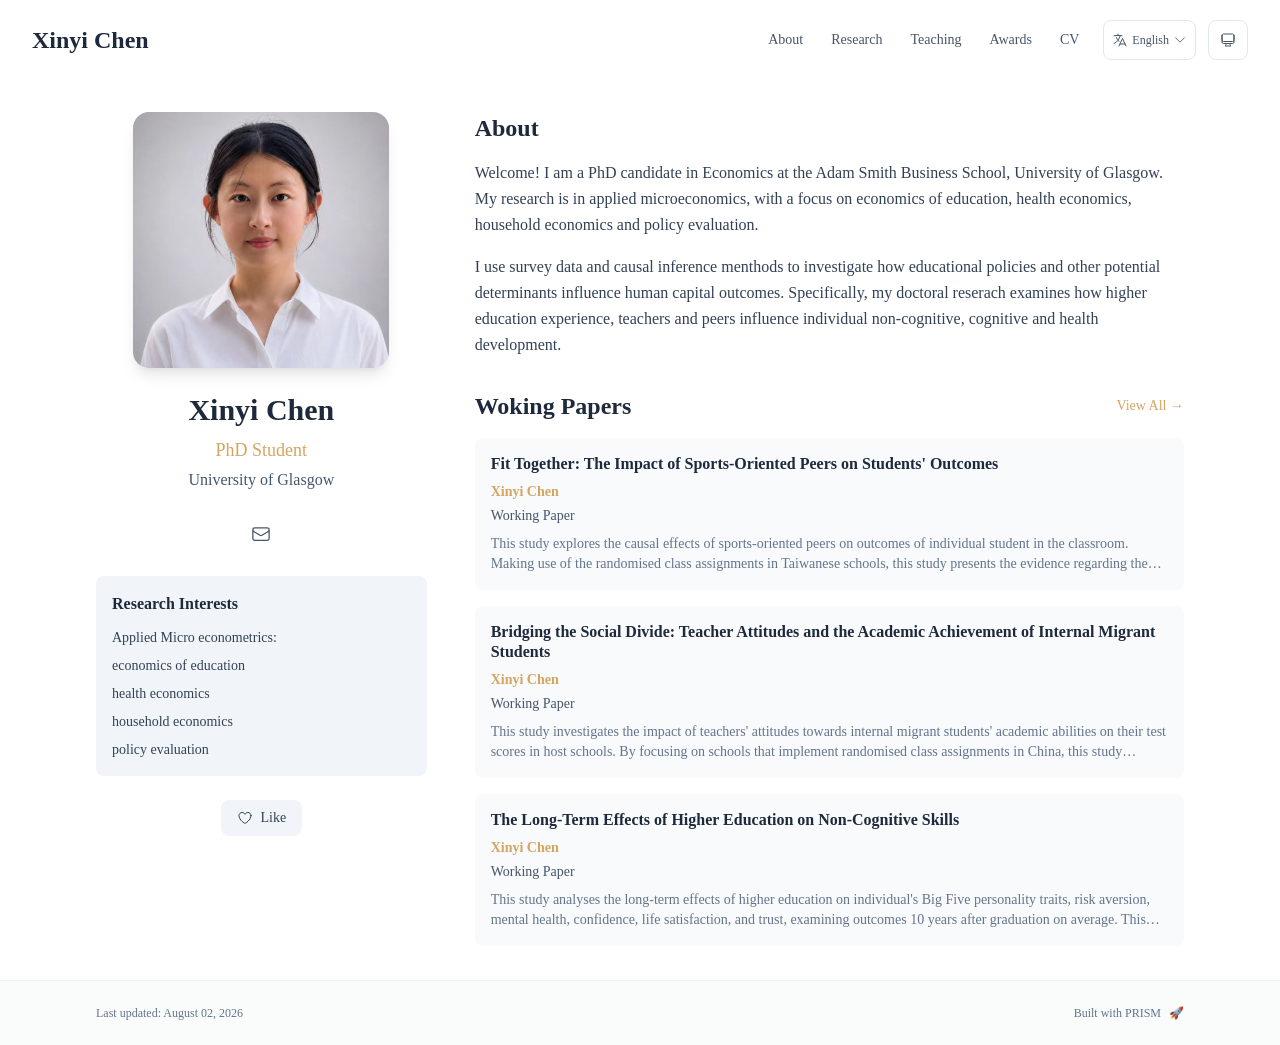
<file: index.html>
<!DOCTYPE html><html lang="en" class="scroll-smooth"><head><meta charSet="utf-8"/><meta name="viewport" content="width=device-width, initial-scale=1"/><link rel="preload" as="image" href="/you.jpg"/><link rel="stylesheet" href="/_next/static/css/3f88ecbd4f1d3dd2.css" data-precedence="next"/><link rel="preload" as="script" fetchPriority="low" href="/_next/static/chunks/webpack-af78f5c2c11af041.js"/><script src="/_next/static/chunks/4bd1b696-70b6d399998de86a.js" async=""></script><script src="/_next/static/chunks/684-5aaa8290a129f299.js" async=""></script><script src="/_next/static/chunks/main-app-a5bfe33294cbd5be.js" async=""></script><script src="/_next/static/chunks/461-a9a5d7b05a71d978.js" async=""></script><script src="/_next/static/chunks/874-6cc630662f3664af.js" async=""></script><script src="/_next/static/chunks/291-e39730cc9327e39b.js" async=""></script><script src="/_next/static/chunks/app/layout-a0a54426b493a5fe.js" async=""></script><script src="/_next/static/chunks/178-595a94b9af1e67b5.js" async=""></script><script src="/_next/static/chunks/748-84df502d24ed20fb.js" async=""></script><script src="/_next/static/chunks/app/page-fb755f8975c28a74.js" async=""></script><link rel="icon" href="/favicon.svg" type="image/svg+xml"/><link rel="dns-prefetch" href="https://jialeliu.com"/><link rel="preconnect" href="https://jialeliu.com" crossorigin=""/><script>
              try {
                const theme = localStorage.getItem('theme-storage');
                const parsed = theme ? JSON.parse(theme) : null;
                const setting = parsed?.state?.theme || 'system';
                const prefersDark = typeof window !== 'undefined' && window.matchMedia && window.matchMedia('(prefers-color-scheme: dark)').matches;
                const effective = setting === 'dark' ? 'dark' : (setting === 'light' ? 'light' : (prefersDark ? 'dark' : 'light'));
                var root = document.documentElement;
                root.classList.add(effective);
                root.setAttribute('data-theme', effective);
              } catch (e) {
                var root = document.documentElement;
                root.classList.add('light');
                root.setAttribute('data-theme', 'light');
              }
            </script><script>
    try {
      const cfg = {"enabled":true,"locales":["zh","en"],"defaultLocale":"en","mode":"auto","fixedLocale":"en","persist":true,"switcher":true,"labels":{"zh":"中文","en":"English"}};
      const storageKey = 'locale-storage';
      const normalize = (value) => typeof value === 'string' ? value.trim().replace('_', '-').toLowerCase() : '';
      const matchLocale = (candidate) => {
        const normalized = normalize(candidate);
        if (!normalized) return null;
        if (cfg.locales.includes(normalized)) return normalized;
        const language = normalized.split('-')[0];
        if (cfg.locales.includes(language)) return language;
        return null;
      };

      let resolved = null;

      if (!cfg.enabled) {
        resolved = cfg.defaultLocale;
      } else if (cfg.persist) {
        resolved = matchLocale(localStorage.getItem(storageKey));
      }

      if (!resolved) {
        if (cfg.mode === 'fixed') {
          resolved = cfg.fixedLocale;
        } else {
          resolved = matchLocale(navigator.language);
        }
      }

      if (!resolved) {
        resolved = cfg.defaultLocale;
      }

      const root = document.documentElement;
      root.lang = resolved;
      root.setAttribute('data-locale', resolved);

      if (cfg.persist) {
        localStorage.setItem(storageKey, resolved);
      }
    } catch (e) {
      const root = document.documentElement;
      root.lang = 'en';
      root.setAttribute('data-locale', 'en');
    }
  </script><title>Xinyi Chen</title><meta name="description" content="PhD student at the University of Glasgow."/><meta name="author" content="Xinyi Chen"/><meta name="keywords" content="Xinyi Chen,PhD,Research,University of Glasgow"/><meta name="creator" content="Xinyi Chen"/><meta name="publisher" content="Xinyi Chen"/><meta property="og:title" content="Xinyi Chen"/><meta property="og:description" content="PhD student at the University of Glasgow."/><meta property="og:site_name" content="Xinyi Chen&#x27;s Academic Website"/><meta property="og:locale" content="en_US"/><meta property="og:type" content="website"/><meta name="twitter:card" content="summary"/><meta name="twitter:title" content="Xinyi Chen"/><meta name="twitter:description" content="PhD student at the University of Glasgow."/><link rel="icon" href="/favicon.svg"/><script>document.querySelectorAll('body link[rel="icon"], body link[rel="apple-touch-icon"]').forEach(el => document.head.appendChild(el))</script><script src="/_next/static/chunks/polyfills-42372ed130431b0a.js" noModule=""></script></head><body class="font-sans antialiased"><div style="visibility:hidden"><nav class="fixed top-0 left-0 right-0 z-50" data-headlessui-state=""><div class="transition-all duration-300 ease-out bg-transparent" style="transform:translateY(-100px)"><div class="max-w-7xl mx-auto px-4 sm:px-6 lg:px-8"><div class="flex justify-between items-center h-16 lg:h-20"><div class="flex-shrink-0" tabindex="0"><a class="text-xl lg:text-2xl font-serif font-semibold text-primary hover:text-accent transition-colors duration-200" href="/">Xinyi Chen</a></div><div class="hidden lg:block"><div class="ml-10 flex items-center space-x-3"><div class="relative flex items-baseline space-x-1"><a data-nav-href="/" class="relative px-3 py-2 text-sm font-medium rounded-lg transition-colors duration-150 text-primary" href="/">About</a><a data-nav-href="/publications" class="relative px-3 py-2 text-sm font-medium rounded-lg transition-colors duration-150 text-neutral-600" href="/publications/">Research</a><a data-nav-href="/teaching" class="relative px-3 py-2 text-sm font-medium rounded-lg transition-colors duration-150 text-neutral-600" href="/teaching/">Teaching</a><a data-nav-href="/awards" class="relative px-3 py-2 text-sm font-medium rounded-lg transition-colors duration-150 text-neutral-600" href="/awards/">Awards</a><a data-nav-href="/cv" class="relative px-3 py-2 text-sm font-medium rounded-lg transition-colors duration-150 text-neutral-600" href="/cv/">CV</a></div><div class="flex items-center justify-center w-14 h-10 rounded-lg border border-neutral-200 dark:border-[rgba(148,163,184,0.24)] bg-background dark:bg-neutral-800"><div class="w-6 h-4 rounded bg-neutral-300 animate-pulse"></div></div><div class="flex items-center justify-center w-10 h-10 rounded-lg border border-neutral-200 dark:border-[rgba(148,163,184,0.24)] bg-background dark:bg-neutral-800"><div class="w-4 h-4 rounded-full bg-neutral-300 animate-pulse"></div></div></div></div><div class="lg:hidden flex items-center space-x-2"><div class="flex items-center justify-center w-14 h-10 rounded-lg border border-neutral-200 dark:border-[rgba(148,163,184,0.24)] bg-background dark:bg-neutral-800"><div class="w-6 h-4 rounded bg-neutral-300 animate-pulse"></div></div><div class="flex items-center justify-center w-10 h-10 rounded-lg border border-neutral-200 dark:border-[rgba(148,163,184,0.24)] bg-background dark:bg-neutral-800"><div class="w-4 h-4 rounded-full bg-neutral-300 animate-pulse"></div></div><button class="inline-flex items-center justify-center p-2 rounded-md text-neutral-600 hover:text-primary hover:bg-neutral-100 dark:hover:bg-neutral-800 focus:outline-none focus:ring-2 focus:ring-inset focus:ring-accent transition-colors duration-200" id="headlessui-disclosure-button-«R7pdb»" type="button" aria-expanded="false" data-headlessui-state=""><span class="sr-only">Open main menu</span><div><svg xmlns="http://www.w3.org/2000/svg" fill="none" viewBox="0 0 24 24" stroke-width="1.5" stroke="currentColor" aria-hidden="true" data-slot="icon" class="block h-6 w-6"><path stroke-linecap="round" stroke-linejoin="round" d="M3.75 6.75h16.5M3.75 12h16.5m-16.5 5.25h16.5"></path></svg></div></button></div></div></div></div></nav><main class="min-h-screen pt-16 lg:pt-20"><div class="max-w-6xl mx-auto px-4 sm:px-6 lg:px-8 py-8 bg-background min-h-screen"><div class="grid grid-cols-1 lg:grid-cols-3 gap-12"><div class="lg:col-span-1"><div class="sticky top-8" style="opacity:0;transform:translateY(20px)"><div class="w-64 h-64 mx-auto mb-6 rounded-2xl overflow-hidden shadow-lg hover:shadow-xl transition-all duration-200 hover:scale-105"><img alt="Xinyi Chen" width="256" height="256" decoding="async" data-nimg="1" class="w-full h-full object-cover object-[32%_center]" style="color:transparent" src="/you.jpg"/></div><div class="text-center mb-6"><h1 class="text-3xl font-serif font-bold text-primary mb-2">Xinyi Chen</h1><p class="text-lg text-accent font-medium mb-1">PhD Student</p><p class="text-neutral-600 mb-2">University of Glasgow</p></div><div class="flex flex-wrap justify-center gap-3 sm:gap-4 mb-6 relative px-2"><div class="relative"><button class="p-2 sm:p-2 transition-colors duration-200 text-neutral-600 dark:text-neutral-400 hover:text-accent" aria-label="Email"><svg xmlns="http://www.w3.org/2000/svg" fill="none" viewBox="0 0 24 24" stroke-width="1.5" stroke="currentColor" aria-hidden="true" data-slot="icon" class="h-5 w-5"><path stroke-linecap="round" stroke-linejoin="round" d="M21.75 6.75v10.5a2.25 2.25 0 0 1-2.25 2.25h-15a2.25 2.25 0 0 1-2.25-2.25V6.75m19.5 0A2.25 2.25 0 0 0 19.5 4.5h-15a2.25 2.25 0 0 0-2.25 2.25m19.5 0v.243a2.25 2.25 0 0 1-1.07 1.916l-7.5 4.615a2.25 2.25 0 0 1-2.36 0L3.32 8.91a2.25 2.25 0 0 1-1.07-1.916V6.75"></path></svg></button></div></div><div class="bg-neutral-100 dark:bg-neutral-800 rounded-lg p-4 mb-6 hover:shadow-lg transition-all duration-200 hover:scale-[1.02]"><h3 class="font-semibold text-primary mb-3">Research Interests</h3><div class="space-y-2 text-sm text-neutral-700 dark:text-neutral-500"><div>Applied Micro econometrics:</div><div>economics of education</div><div>health economics</div><div>household economics</div><div>policy evaluation</div></div></div><div class="flex justify-center"><div class="relative"><button class="flex items-center space-x-2 px-4 py-2 rounded-lg font-medium text-sm transition-all duration-200 bg-neutral-100 dark:bg-neutral-800 text-neutral-700 dark:text-neutral-500 hover:bg-red-50 dark:hover:bg-red-900/20 hover:text-red-600 dark:hover:text-red-400 cursor-pointer" tabindex="0"><svg xmlns="http://www.w3.org/2000/svg" fill="none" viewBox="0 0 24 24" stroke-width="1.5" stroke="currentColor" aria-hidden="true" data-slot="icon" class="h-4 w-4"><path stroke-linecap="round" stroke-linejoin="round" d="M21 8.25c0-2.485-2.099-4.5-4.688-4.5-1.935 0-3.597 1.126-4.312 2.733-.715-1.607-2.377-2.733-4.313-2.733C5.1 3.75 3 5.765 3 8.25c0 7.22 9 12 9 12s9-4.78 9-12Z"></path></svg><span>Like</span></button></div></div></div></div><div class="lg:col-span-2 space-y-8"><section id="about" class="scroll-mt-24 space-y-8"><section style="opacity:0;transform:translateY(20px)"><h2 class="text-2xl font-serif font-bold text-primary mb-4">About</h2><div class="text-neutral-700 dark:text-neutral-600 leading-relaxed"><p class="mb-4 last:mb-0">Welcome! I am a PhD candidate in Economics at the Adam Smith Business School, University of Glasgow. My research is in applied microeconomics, with a focus on economics of education, health economics, household economics and policy evaluation.</p>
<p class="mb-4 last:mb-0">I use survey data and causal inference menthods to investigate how educational policies and other potential determinants influence human capital outcomes. Specifically, my doctoral reserach examines how higher education experience, teachers and peers influence individual non-cognitive, cognitive and health development.</p></div></section><section style="opacity:0;transform:translateY(20px)"><div class="flex items-center justify-between mb-4"><h2 class="text-2xl font-serif font-bold text-primary">Woking Papers</h2><a class="text-accent hover:text-accent-dark text-sm font-medium transition-all duration-200 rounded hover:bg-accent/10 hover:shadow-sm" href="/publications/">View All<!-- --> →</a></div><div class="space-y-4"><div class="bg-neutral-50 dark:bg-neutral-800 p-4 rounded-lg transition-all duration-200" style="opacity:0;transform:translateY(20px)"><h3 class="font-semibold text-primary mb-2 leading-tight">Fit Together: The Impact of Sports-Oriented Peers on Students&#x27; Outcomes</h3><p class="text-sm text-neutral-600 dark:text-neutral-500 mb-1"><span><span class="font-semibold text-accent ">Xinyi Chen</span></span></p><p class="text-sm text-neutral-600 dark:text-neutral-500 mb-2">Working Paper</p><p class="text-sm text-neutral-500 dark:text-neutral-500 line-clamp-2">This study explores the causal effects of sports-oriented peers on outcomes of individual student in the classroom. Making use of the randomised class assignments in Taiwanese schools, this study presents the evidence regarding the health externalities of individual sports preference.</p></div><div class="bg-neutral-50 dark:bg-neutral-800 p-4 rounded-lg transition-all duration-200" style="opacity:0;transform:translateY(20px)"><h3 class="font-semibold text-primary mb-2 leading-tight">Bridging the Social Divide: Teacher Attitudes and the Academic Achievement of Internal Migrant Students</h3><p class="text-sm text-neutral-600 dark:text-neutral-500 mb-1"><span><span class="font-semibold text-accent ">Xinyi Chen</span></span></p><p class="text-sm text-neutral-600 dark:text-neutral-500 mb-2">Working Paper</p><p class="text-sm text-neutral-500 dark:text-neutral-500 line-clamp-2">This study investigates the impact of teachers&#x27; attitudes towards internal migrant students&#x27; academic abilities on their test scores in host schools. By focusing on schools that implement randomised class assignments in China, this study suggests the positive effects of teachers&#x27; favourable attitudes.</p></div><div class="bg-neutral-50 dark:bg-neutral-800 p-4 rounded-lg transition-all duration-200" style="opacity:0;transform:translateY(20px)"><h3 class="font-semibold text-primary mb-2 leading-tight">The Long-Term Effects of Higher Education on Non-Cognitive Skills</h3><p class="text-sm text-neutral-600 dark:text-neutral-500 mb-1"><span><span class="font-semibold text-accent ">Xinyi Chen</span></span></p><p class="text-sm text-neutral-600 dark:text-neutral-500 mb-2">Working Paper</p><p class="text-sm text-neutral-500 dark:text-neutral-500 line-clamp-2">This study analyses the long-term effects of higher education on individual&#x27;s Big Five personality traits, risk aversion, mental health, confidence, life satisfaction, and trust, examining outcomes 10 years after graduation on average. This study is built on the differences in exposure to higher education expansion policy in China and constructs an instrumental variable.</p></div></div></section></section></div></div></div><!--$--><!--/$--><!--$--><!--/$--></main><footer class="border-t border-neutral-200/50 bg-neutral-50/50 dark:bg-neutral-900/50 dark:border-neutral-700/50"><div class="max-w-6xl mx-auto px-4 sm:px-6 lg:px-8 py-6"><div class="flex flex-col sm:flex-row justify-between items-center gap-2"><p class="text-xs text-neutral-500">Last updated<!-- -->: <!-- -->August 02, 2026</p><p class="text-xs text-neutral-500 flex items-center"><a href="https://github.com/xyjoey/PRISM" target="_blank" rel="noopener noreferrer">Built with PRISM</a><span class="ml-2">🚀</span></p></div></div></footer></div><script src="/_next/static/chunks/webpack-af78f5c2c11af041.js" async=""></script><script>(self.__next_f=self.__next_f||[]).push([0])</script><script>self.__next_f.push([1,"1:\"$Sreact.fragment\"\n3:I[3719,[\"461\",\"static/chunks/461-a9a5d7b05a71d978.js\",\"874\",\"static/chunks/874-6cc630662f3664af.js\",\"291\",\"static/chunks/291-e39730cc9327e39b.js\",\"177\",\"static/chunks/app/layout-a0a54426b493a5fe.js\"],\"ThemeProvider\"]\n4:I[310,[\"461\",\"static/chunks/461-a9a5d7b05a71d978.js\",\"874\",\"static/chunks/874-6cc630662f3664af.js\",\"291\",\"static/chunks/291-e39730cc9327e39b.js\",\"177\",\"static/chunks/app/layout-a0a54426b493a5fe.js\"],\"LocaleProvider\"]\n5:I[4574,[\"461\",\"static/chunks/461-a9a5d7b05a71d978.js\",\"874\",\"static/chunks/874-6cc630662f3664af.js\",\"291\",\"static/chunks/291-e39730cc9327e39b.js\",\"177\",\"static/chunks/app/layout-a0a54426b493a5fe.js\"],\"default\"]\n6:I[7555,[],\"\"]\n7:I[1295,[],\"\"]\n8:I[2548,[\"461\",\"static/chunks/461-a9a5d7b05a71d978.js\",\"874\",\"static/chunks/874-6cc630662f3664af.js\",\"291\",\"static/chunks/291-e39730cc9327e39b.js\",\"177\",\"static/chunks/app/layout-a0a54426b493a5fe.js\"],\"default\"]\n9:I[6613,[\"461\",\"static/chunks/461-a9a5d7b05a71d978.js\",\"178\",\"static/chunks/178-595a94b9af1e67b5.js\",\"874\",\"static/chunks/874-6cc630662f3664af.js\",\"748\",\"static/chunks/748-84df502d24ed20fb.js\",\"974\",\"static/chunks/app/page-fb755f8975c28a74.js\"],\"default\"]\na:I[9665,[],\"MetadataBoundary\"]\nc:I[9665,[],\"OutletBoundary\"]\nf:I[4911,[],\"AsyncMetadataOutlet\"]\n11:I[9665,[],\"ViewportBoundary\"]\n13:I[6614,[],\"\"]\n:HL[\"/_next/static/css/3f88ecbd4f1d3dd2.css\",\"style\"]\n2:T5d7,\n    try {\n      const cfg = {\"enabled\":true,\"locales\":[\"zh\",\"en\"],\"defaultLocale\":\"en\",\"mode\":\"auto\",\"fixedLocale\":\"en\",\"persist\":true,\"switcher\":true,\"labels\":{\"zh\":\"中文\",\"en\":\"English\"}};\n      const storageKey = 'locale-storage';\n      const normalize = (value) =\u003e typeof value === 'string' ? value.trim().replace('_', '-').toLowerCase() : '';\n      const matchLocale = (candidate) =\u003e {\n        const normalized = normalize(candidate);\n        if (!normalized) return null;\n        if (cfg.locales.includes(normalized)) return normalized;\n        const language = normalized.split('-')[0];\n        if (cfg.locales.includes(language)) return language;\n        "])</script><script>self.__next_f.push([1,"return null;\n      };\n\n      let resolved = null;\n\n      if (!cfg.enabled) {\n        resolved = cfg.defaultLocale;\n      } else if (cfg.persist) {\n        resolved = matchLocale(localStorage.getItem(storageKey));\n      }\n\n      if (!resolved) {\n        if (cfg.mode === 'fixed') {\n          resolved = cfg.fixedLocale;\n        } else {\n          resolved = matchLocale(navigator.language);\n        }\n      }\n\n      if (!resolved) {\n        resolved = cfg.defaultLocale;\n      }\n\n      const root = document.documentElement;\n      root.lang = resolved;\n      root.setAttribute('data-locale', resolved);\n\n      if (cfg.persist) {\n        localStorage.setItem(storageKey, resolved);\n      }\n    } catch (e) {\n      const root = document.documentElement;\n      root.lang = 'en';\n      root.setAttribute('data-locale', 'en');\n    }\n  "])</script><script>self.__next_f.push([1,"0:{\"P\":null,\"b\":\"Pk11Cx-3OMusFUk-MYYaJ\",\"p\":\"\",\"c\":[\"\",\"\"],\"i\":false,\"f\":[[[\"\",{\"children\":[\"__PAGE__\",{}]},\"$undefined\",\"$undefined\",true],[\"\",[\"$\",\"$1\",\"c\",{\"children\":[[[\"$\",\"link\",\"0\",{\"rel\":\"stylesheet\",\"href\":\"/_next/static/css/3f88ecbd4f1d3dd2.css\",\"precedence\":\"next\",\"crossOrigin\":\"$undefined\",\"nonce\":\"$undefined\"}]],[\"$\",\"html\",null,{\"lang\":\"en\",\"className\":\"scroll-smooth\",\"suppressHydrationWarning\":true,\"children\":[[\"$\",\"head\",null,{\"children\":[[\"$\",\"link\",null,{\"rel\":\"icon\",\"href\":\"/favicon.svg\",\"type\":\"image/svg+xml\"}],[\"$\",\"link\",null,{\"rel\":\"dns-prefetch\",\"href\":\"https://jialeliu.com\"}],[\"$\",\"link\",null,{\"rel\":\"preconnect\",\"href\":\"https://jialeliu.com\",\"crossOrigin\":\"\"}],[\"$\",\"script\",null,{\"dangerouslySetInnerHTML\":{\"__html\":\"\\n              try {\\n                const theme = localStorage.getItem('theme-storage');\\n                const parsed = theme ? JSON.parse(theme) : null;\\n                const setting = parsed?.state?.theme || 'system';\\n                const prefersDark = typeof window !== 'undefined' \u0026\u0026 window.matchMedia \u0026\u0026 window.matchMedia('(prefers-color-scheme: dark)').matches;\\n                const effective = setting === 'dark' ? 'dark' : (setting === 'light' ? 'light' : (prefersDark ? 'dark' : 'light'));\\n                var root = document.documentElement;\\n                root.classList.add(effective);\\n                root.setAttribute('data-theme', effective);\\n              } catch (e) {\\n                var root = document.documentElement;\\n                root.classList.add('light');\\n                root.setAttribute('data-theme', 'light');\\n              }\\n            \"}}],[\"$\",\"script\",null,{\"dangerouslySetInnerHTML\":{\"__html\":\"$2\"}}]]}],[\"$\",\"body\",null,{\"className\":\"font-sans antialiased\",\"children\":[\"$\",\"$L3\",null,{\"children\":[\"$\",\"$L4\",null,{\"config\":{\"enabled\":true,\"locales\":[\"zh\",\"en\"],\"defaultLocale\":\"en\",\"mode\":\"auto\",\"fixedLocale\":\"en\",\"persist\":true,\"switcher\":true,\"labels\":{\"zh\":\"中文\",\"en\":\"English\"}},\"children\":[[\"$\",\"$L5\",null,{\"items\":[{\"title\":\"About\",\"type\":\"page\",\"target\":\"about\",\"href\":\"/\"},{\"title\":\"Research\",\"type\":\"page\",\"target\":\"publications\",\"href\":\"/publications\"},{\"title\":\"Teaching\",\"type\":\"page\",\"target\":\"teaching\",\"href\":\"/teaching\"},{\"title\":\"Awards\",\"type\":\"page\",\"target\":\"awards\",\"href\":\"/awards\"},{\"title\":\"CV\",\"type\":\"page\",\"target\":\"cv\",\"href\":\"/cv\"}],\"siteTitle\":\"Xinyi Chen\",\"enableOnePageMode\":false,\"i18n\":\"$0:f:0:1:1:props:children:1:props:children:1:props:children:props:children:props:config\",\"itemsByLocale\":{\"zh\":[{\"title\":\"关于我\",\"type\":\"page\",\"target\":\"about\",\"href\":\"/\"},{\"title\":\"论文\",\"type\":\"page\",\"target\":\"publications\",\"href\":\"/publications\"},{\"title\":\"教学\",\"type\":\"page\",\"target\":\"teaching\",\"href\":\"/teaching\"},{\"title\":\"奖项\",\"type\":\"page\",\"target\":\"awards\",\"href\":\"/awards\"},{\"title\":\"简历\",\"type\":\"page\",\"target\":\"cv\",\"href\":\"/cv\"}],\"en\":[{\"title\":\"About\",\"type\":\"page\",\"target\":\"about\",\"href\":\"/\"},{\"title\":\"Research\",\"type\":\"page\",\"target\":\"publications\",\"href\":\"/publications\"},{\"title\":\"Teaching\",\"type\":\"page\",\"target\":\"teaching\",\"href\":\"/teaching\"},{\"title\":\"Awards\",\"type\":\"page\",\"target\":\"awards\",\"href\":\"/awards\"},{\"title\":\"CV\",\"type\":\"page\",\"target\":\"cv\",\"href\":\"/cv\"}]},\"siteTitleByLocale\":{\"zh\":\"陈心怡\",\"en\":\"Xinyi Chen\"}}],[\"$\",\"main\",null,{\"className\":\"min-h-screen pt-16 lg:pt-20\",\"children\":[\"$\",\"$L6\",null,{\"parallelRouterKey\":\"children\",\"error\":\"$undefined\",\"errorStyles\":\"$undefined\",\"errorScripts\":\"$undefined\",\"template\":[\"$\",\"$L7\",null,{}],\"templateStyles\":\"$undefined\",\"templateScripts\":\"$undefined\",\"notFound\":[[[\"$\",\"title\",null,{\"children\":\"404: This page could not be found.\"}],[\"$\",\"div\",null,{\"style\":{\"fontFamily\":\"system-ui,\\\"Segoe UI\\\",Roboto,Helvetica,Arial,sans-serif,\\\"Apple Color Emoji\\\",\\\"Segoe UI Emoji\\\"\",\"height\":\"100vh\",\"textAlign\":\"center\",\"display\":\"flex\",\"flexDirection\":\"column\",\"alignItems\":\"center\",\"justifyContent\":\"center\"},\"children\":[\"$\",\"div\",null,{\"children\":[[\"$\",\"style\",null,{\"dangerouslySetInnerHTML\":{\"__html\":\"body{color:#000;background:#fff;margin:0}.next-error-h1{border-right:1px solid rgba(0,0,0,.3)}@media (prefers-color-scheme:dark){body{color:#fff;background:#000}.next-error-h1{border-right:1px solid rgba(255,255,255,.3)}}\"}}],[\"$\",\"h1\",null,{\"className\":\"next-error-h1\",\"style\":{\"display\":\"inline-block\",\"margin\":\"0 20px 0 0\",\"padding\":\"0 23px 0 0\",\"fontSize\":24,\"fontWeight\":500,\"verticalAlign\":\"top\",\"lineHeight\":\"49px\"},\"children\":404}],[\"$\",\"div\",null,{\"style\":{\"display\":\"inline-block\"},\"children\":[\"$\",\"h2\",null,{\"style\":{\"fontSize\":14,\"fontWeight\":400,\"lineHeight\":\"49px\",\"margin\":0},\"children\":\"This page could not be found.\"}]}]]}]}]],[]],\"forbidden\":\"$undefined\",\"unauthorized\":\"$undefined\"}]}],[\"$\",\"$L8\",null,{\"lastUpdated\":\"August 02, 2026\",\"lastUpdatedByLocale\":{\"zh\":\"2026年8月3日\",\"en\":\"August 02, 2026\"},\"defaultLocale\":\"en\"}]]}]}]}]]}]]}],{\"children\":[\"__PAGE__\",[\"$\",\"$1\",\"c\",{\"children\":[[\"$\",\"$L9\",null,{\"dataByLocale\":{\"zh\":{\"author\":{\"name\":\"陈心怡\",\"title\":\"博士生\",\"institution\":\"格拉斯哥大学\",\"avatar\":\"/you.jpg\"},\"social\":{\"email\":\"xinyichenxx@outlook.com\"},\"features\":{\"enable_likes\":true,\"enable_one_page_mode\":false},\"enableOnePageMode\":false,\"researchInterests\":[\"劳动经济学\",\"教育经济学\",\"健康经济学\",\"家庭经济学\",\"政策评估\"],\"pagesToShow\":[{\"type\":\"about\",\"id\":\"about\",\"sections\":[{\"id\":\"about\",\"type\":\"markdown\",\"source\":\"bio.md\",\"title\":\"关于我\",\"content\":\"我目前是格拉斯哥大学亚当斯密商学院经济学博士生，导师是 [Prof. Anwen Zhang](https://sites.google.com/site/anwenzhang/home), [Dr. Jalnidh Kaur](https://www.jalnidhkaur.com/research/)和 [Prof. Kristinn Hermannsson](https://scholar.google.com/citations?user=_GJaTFUAAAAJ\u0026hl=en)。我的研究主要集中在应用微观计量经济学，劳动经济学、教育经济学、健康经济学、家庭经济学和公共政策评估。\\r\\n\\r\\n我的研究主要使用调查数据和因果推断方法， 关注公共政策和其他潜在因素如何影响人力资本结果。具体而言，我的博士研究关注于高等教育经历、老师态度和同龄人对个人认知、非认知水平和健康结果的塑造。\\r\\n\"},{\"id\":\"featured_publications\",\"type\":\"publications\",\"title\":\"精选论文\",\"filter\":\"selected\",\"limit\":5,\"publications\":[{\"id\":\"chen2026fit\",\"title\":\"Fit Together: The Impact of Sports-Oriented Peers on Students' Outcomes\",\"titleNodes\":[{\"type\":\"text\",\"text\":\"Fit Together: The Impact of Sports-Oriented Peers on Students' Outcomes\"}],\"authors\":[{\"name\":\"Xinyi Chen\",\"isHighlighted\":true,\"isCorresponding\":false,\"isCoAuthor\":false}],\"year\":2026,\"type\":\"journal\",\"status\":\"published\",\"tags\":[\"Sports\",\"Peer Effects\",\"Physical Activity\",\"Health\",\"Education Economics\"],\"keywords\":\"$0:f:0:1:2:children:1:props:children:0:props:dataByLocale:zh:pagesToShow:0:sections:1:publications:0:tags\",\"researchArea\":\"ai-healthcare\",\"journal\":\"Working Paper\",\"conference\":\"\",\"abstract\":\"\",\"description\":\"This study explores the causal effects of sports-oriented peers on outcomes of individual student in the classroom. Making use of the randomised class assignments in Taiwanese schools, this study presents the evidence regarding the health externalities of individual sports preference.\",\"selected\":true,\"bibtex\":\"@article{chen2026fit,\\n  title = {Fit Together: The Impact of Sports-Oriented Peers on Students' Outcomes},\\n  author = {Xinyi Chen},\\n  year = {2026},\\n  journal = {Working Paper},\\n  urldate = {2026-08-03},\\n  langid = {english},\\n  abstract = {}\\n}\"},{\"id\":\"chen2026migrant\",\"title\":\"Bridging the Social Divide: Teacher Attitudes and the Academic Achievement of Internal Migrant Students\",\"titleNodes\":[{\"type\":\"text\",\"text\":\"Bridging the Social Divide: Teacher Attitudes and the Academic Achievement of Internal Migrant Students\"}],\"authors\":[{\"name\":\"Xinyi Chen\",\"isHighlighted\":true,\"isCorresponding\":false,\"isCoAuthor\":false}],\"year\":2026,\"type\":\"journal\",\"status\":\"published\",\"tags\":[\"\"],\"keywords\":\"$0:f:0:1:2:children:1:props:children:0:props:dataByLocale:zh:pagesToShow:0:sections:1:publications:1:tags\",\"researchArea\":\"machine-learning\",\"journal\":\"Working Paper\",\"conference\":\"\",\"abstract\":\"\",\"description\":\"This study investigates the impact of teachers' attitudes towards internal migrant students' academic abilities on their test scores in host schools. By focusing on schools that implement randomised class assignments in China, this study suggests the positive effects of teachers' favourable attitudes.\",\"selected\":true,\"bibtex\":\"@article{chen2026migrant,\\n  title = {Bridging the Social Divide: Teacher Attitudes and the Academic Achievement of Internal Migrant Students},\\n  author = {Xinyi Chen},\\n  year = {},\\n  journal = {Working Paper},\\n  urldate = {2026-08-03},\\n  langid = {english},\\n  abstract = {}\\n}\"},{\"id\":\"chen2026noncognitive\",\"title\":\"The Long-Term Effects of Higher Education on Non-Cognitive Skills\",\"titleNodes\":[{\"type\":\"text\",\"text\":\"The Long-Term Effects of Higher Education on Non-Cognitive Skills\"}],\"authors\":[{\"name\":\"Xinyi Chen\",\"isHighlighted\":true,\"isCorresponding\":false,\"isCoAuthor\":false}],\"year\":2026,\"type\":\"journal\",\"status\":\"published\",\"tags\":[\"\"],\"keywords\":\"$0:f:0:1:2:children:1:props:children:0:props:dataByLocale:zh:pagesToShow:0:sections:1:publications:2:tags\",\"researchArea\":\"machine-learning\",\"journal\":\"Working Paper\",\"conference\":\"\",\"abstract\":\"\",\"description\":\"This study analyses the long-term effects of higher education on individual's Big Five personality traits, risk aversion, mental health, confidence, life satisfaction, and trust, examining outcomes 10 years after graduation on average. This study is built on the differences in exposure to higher education expansion policy in China and constructs an instrumental variable.\",\"selected\":true,\"bibtex\":\"@article{chen2026noncognitive,\\n  title = {The Long-Term Effects of Higher Education on Non-Cognitive Skills},\\n  author = {Xinyi Chen},\\n  year = {},\\n  journal = {Working Paper},\\n  urldate = {2026-08-03},\\n  langid = {english},\\n  abstract = {}\\n}\"}]}]}]},\"en\":{\"author\":{\"name\":\"Xinyi Chen\",\"title\":\"PhD Student\",\"institution\":\"University of Glasgow\",\"avatar\":\"/you.jpg\"},\"social\":{\"email\":\"xinyichenxx@outlook.com\"},\"features\":{\"enable_likes\":true,\"enable_one_page_mode\":false},\"enableOnePageMode\":false,\"researchInterests\":[\"Applied Micro econometrics:\",\"economics of education\",\"health economics\",\"household economics\",\"policy evaluation\"],\"pagesToShow\":[{\"type\":\"about\",\"id\":\"about\",\"sections\":[{\"id\":\"about\",\"type\":\"markdown\",\"source\":\"bio.md\",\"title\":\"About\",\"content\":\"Welcome! I am a PhD candidate in Economics at the Adam Smith Business School, University of Glasgow. My research is in applied microeconomics, with a focus on economics of education, health economics, household economics and policy evaluation.\\r\\n\\r\\nI use survey data and causal inference menthods to investigate how educational policies and other potential determinants influence human capital outcomes. Specifically, my doctoral reserach examines how higher education experience, teachers and peers influence individual non-cognitive, cognitive and health development.\"},{\"id\":\"featured_publications\",\"type\":\"publications\",\"title\":\"Woking Papers\",\"filter\":\"selected\",\"limit\":5,\"publications\":[{\"id\":\"chen2026fit\",\"title\":\"Fit Together: The Impact of Sports-Oriented Peers on Students' Outcomes\",\"titleNodes\":[{\"type\":\"text\",\"text\":\"Fit Together: The Impact of Sports-Oriented Peers on Students' Outcomes\"}],\"authors\":[{\"name\":\"Xinyi Chen\",\"isHighlighted\":true,\"isCorresponding\":false,\"isCoAuthor\":false}],\"year\":2026,\"type\":\"journal\",\"status\":\"published\",\"tags\":[\"Sports\",\"Peer Effects\",\"Physical Activity\",\"Health\",\"Education Economics\"],\"keywords\":\"$0:f:0:1:2:children:1:props:children:0:props:dataByLocale:en:pagesToShow:0:sections:1:publications:0:tags\",\"researchArea\":\"ai-healthcare\",\"journal\":\"Working Paper\",\"conference\":\"\",\"abstract\":\"\",\"description\":\"This study explores the causal effects of sports-oriented peers on outcomes of individual student in the classroom. Making use of the randomised class assignments in Taiwanese schools, this study presents the evidence regarding the health externalities of individual sports preference.\",\"selected\":true,\"bibtex\":\"@article{chen2026fit,\\n  title = {Fit Together: The Impact of Sports-Oriented Peers on Students' Outcomes},\\n  author = {Xinyi Chen},\\n  year = {2026},\\n  journal = {Working Paper},\\n  urldate = {2026-08-03},\\n  langid = {english},\\n  abstract = {}\\n}\"},{\"id\":\"chen2026migrant\",\"title\":\"Bridging the Social Divide: Teacher Attitudes and the Academic Achievement of Internal Migrant Students\",\"titleNodes\":[{\"type\":\"text\",\"text\":\"Bridging the Social Divide: Teacher Attitudes and the Academic Achievement of Internal Migrant Students\"}],\"authors\":[{\"name\":\"Xinyi Chen\",\"isHighlighted\":true,\"isCorresponding\":false,\"isCoAuthor\":false}],\"year\":2026,\"type\":\"journal\",\"status\":\"published\",\"tags\":[\"\"],\"keywords\":\"$0:f:0:1:2:children:1:props:children:0:props:dataByLocale:en:pagesToShow:0:sections:1:publications:1:tags\",\"researchArea\":\"machine-learning\",\"journal\":\"Working Paper\",\"conference\":\"\",\"abstract\":\"\",\"description\":\"This study investigates the impact of teachers' attitudes towards internal migrant students' academic abilities on their test scores in host schools. By focusing on schools that implement randomised class assignments in China, this study suggests the positive effects of teachers' favourable attitudes.\",\"selected\":true,\"bibtex\":\"@article{chen2026migrant,\\n  title = {Bridging the Social Divide: Teacher Attitudes and the Academic Achievement of Internal Migrant Students},\\n  author = {Xinyi Chen},\\n  year = {},\\n  journal = {Working Paper},\\n  urldate = {2026-08-03},\\n  langid = {english},\\n  abstract = {}\\n}\"},{\"id\":\"chen2026noncognitive\",\"title\":\"The Long-Term Effects of Higher Education on Non-Cognitive Skills\",\"titleNodes\":[{\"type\":\"text\",\"text\":\"The Long-Term Effects of Higher Education on Non-Cognitive Skills\"}],\"authors\":[{\"name\":\"Xinyi Chen\",\"isHighlighted\":true,\"isCorresponding\":false,\"isCoAuthor\":false}],\"year\":2026,\"type\":\"journal\",\"status\":\"published\",\"tags\":[\"\"],\"keywords\":\"$0:f:0:1:2:children:1:props:children:0:props:dataByLocale:en:pagesToShow:0:sections:1:publications:2:tags\",\"researchArea\":\"machine-learning\",\"journal\":\"Working Paper\",\"conference\":\"\",\"abstract\":\"\",\"description\":\"This study analyses the long-term effects of higher education on individual's Big Five personality traits, risk aversion, mental health, confidence, life satisfaction, and trust, examining outcomes 10 years after graduation on average. This study is built on the differences in exposure to higher education expansion policy in China and constructs an instrumental variable.\",\"selected\":true,\"bibtex\":\"@article{chen2026noncognitive,\\n  title = {The Long-Term Effects of Higher Education on Non-Cognitive Skills},\\n  author = {Xinyi Chen},\\n  year = {},\\n  journal = {Working Paper},\\n  urldate = {2026-08-03},\\n  langid = {english},\\n  abstract = {}\\n}\"}]}]}]}},\"defaultLocale\":\"en\"}],[\"$\",\"$La\",null,{\"children\":\"$Lb\"}],null,[\"$\",\"$Lc\",null,{\"children\":[\"$Ld\",\"$Le\",[\"$\",\"$Lf\",null,{\"promise\":\"$@10\"}]]}]]}],{},null,false]},null,false],[\"$\",\"$1\",\"h\",{\"children\":[null,[\"$\",\"$1\",\"jizjMqrPeo_uSZHisGINn\",{\"children\":[[\"$\",\"$L11\",null,{\"children\":\"$L12\"}],null]}],null]}],false]],\"m\":\"$undefined\",\"G\":[\"$13\",\"$undefined\"],\"s\":false,\"S\":true}\n"])</script><script>self.__next_f.push([1,"14:\"$Sreact.suspense\"\n15:I[4911,[],\"AsyncMetadata\"]\nb:[\"$\",\"$14\",null,{\"fallback\":null,\"children\":[\"$\",\"$L15\",null,{\"promise\":\"$@16\"}]}]\n"])</script><script>self.__next_f.push([1,"e:null\n"])</script><script>self.__next_f.push([1,"12:[[\"$\",\"meta\",\"0\",{\"charSet\":\"utf-8\"}],[\"$\",\"meta\",\"1\",{\"name\":\"viewport\",\"content\":\"width=device-width, initial-scale=1\"}]]\nd:null\n"])</script><script>self.__next_f.push([1,"16:{\"metadata\":[[\"$\",\"title\",\"0\",{\"children\":\"Xinyi Chen\"}],[\"$\",\"meta\",\"1\",{\"name\":\"description\",\"content\":\"PhD student at the University of Glasgow.\"}],[\"$\",\"meta\",\"2\",{\"name\":\"author\",\"content\":\"Xinyi Chen\"}],[\"$\",\"meta\",\"3\",{\"name\":\"keywords\",\"content\":\"Xinyi Chen,PhD,Research,University of Glasgow\"}],[\"$\",\"meta\",\"4\",{\"name\":\"creator\",\"content\":\"Xinyi Chen\"}],[\"$\",\"meta\",\"5\",{\"name\":\"publisher\",\"content\":\"Xinyi Chen\"}],[\"$\",\"meta\",\"6\",{\"property\":\"og:title\",\"content\":\"Xinyi Chen\"}],[\"$\",\"meta\",\"7\",{\"property\":\"og:description\",\"content\":\"PhD student at the University of Glasgow.\"}],[\"$\",\"meta\",\"8\",{\"property\":\"og:site_name\",\"content\":\"Xinyi Chen's Academic Website\"}],[\"$\",\"meta\",\"9\",{\"property\":\"og:locale\",\"content\":\"en_US\"}],[\"$\",\"meta\",\"10\",{\"property\":\"og:type\",\"content\":\"website\"}],[\"$\",\"meta\",\"11\",{\"name\":\"twitter:card\",\"content\":\"summary\"}],[\"$\",\"meta\",\"12\",{\"name\":\"twitter:title\",\"content\":\"Xinyi Chen\"}],[\"$\",\"meta\",\"13\",{\"name\":\"twitter:description\",\"content\":\"PhD student at the University of Glasgow.\"}],[\"$\",\"link\",\"14\",{\"rel\":\"icon\",\"href\":\"/favicon.svg\"}]],\"error\":null,\"digest\":\"$undefined\"}\n10:{\"metadata\":\"$16:metadata\",\"error\":null,\"digest\":\"$undefined\"}\n"])</script></body></html>
</file>
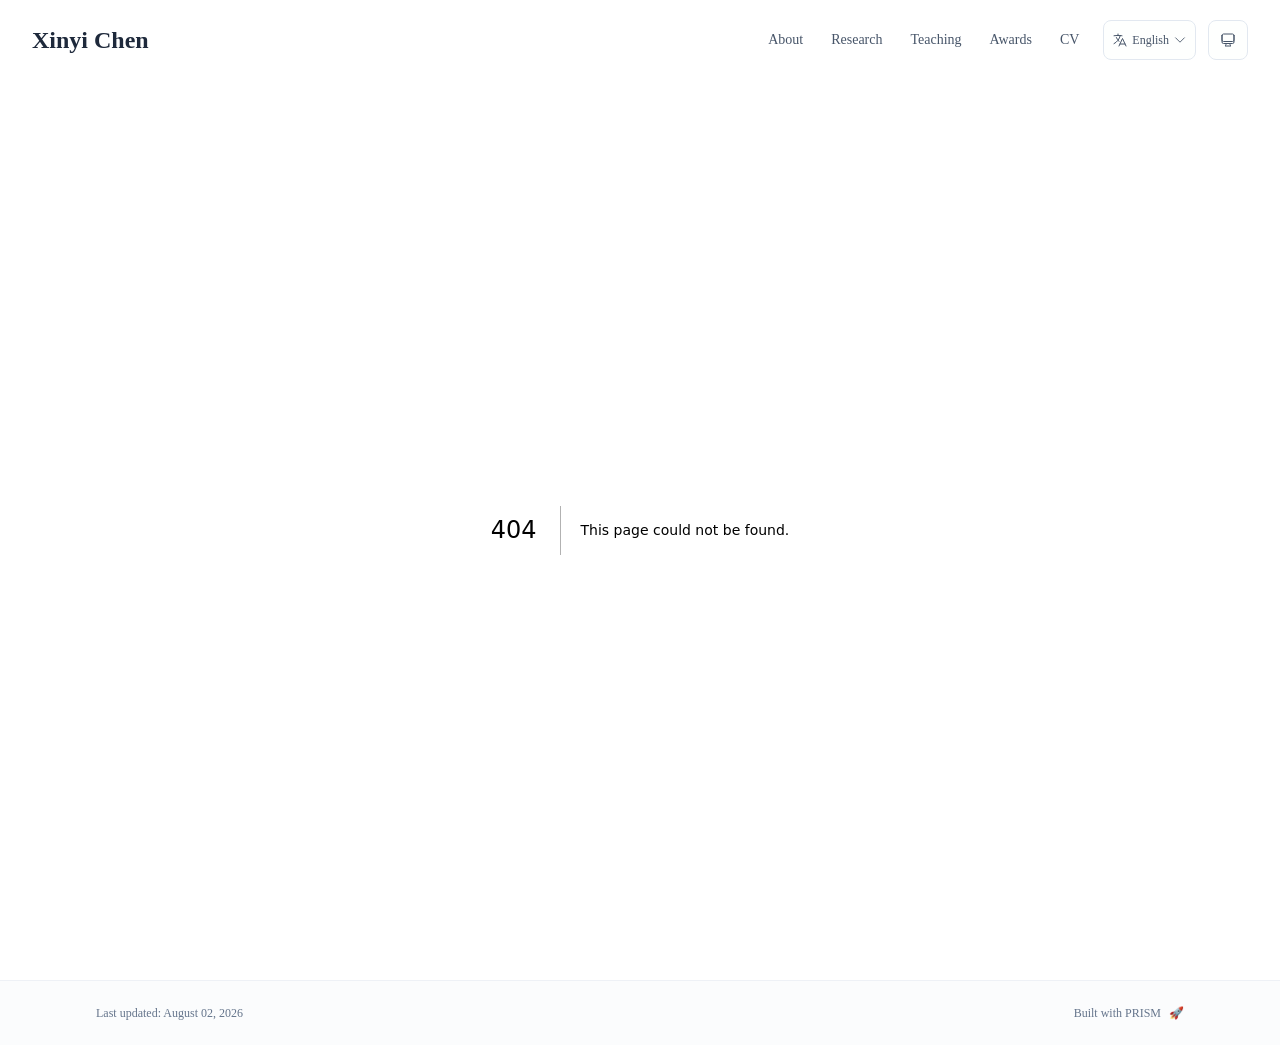
<file: 404/index.html>
<!DOCTYPE html><html lang="en" class="scroll-smooth"><head><meta charSet="utf-8"/><meta name="viewport" content="width=device-width, initial-scale=1"/><link rel="stylesheet" href="/_next/static/css/3f88ecbd4f1d3dd2.css" data-precedence="next"/><link rel="preload" as="script" fetchPriority="low" href="/_next/static/chunks/webpack-af78f5c2c11af041.js"/><script src="/_next/static/chunks/4bd1b696-70b6d399998de86a.js" async=""></script><script src="/_next/static/chunks/684-5aaa8290a129f299.js" async=""></script><script src="/_next/static/chunks/main-app-a5bfe33294cbd5be.js" async=""></script><script src="/_next/static/chunks/461-a9a5d7b05a71d978.js" async=""></script><script src="/_next/static/chunks/874-6cc630662f3664af.js" async=""></script><script src="/_next/static/chunks/291-e39730cc9327e39b.js" async=""></script><script src="/_next/static/chunks/app/layout-a0a54426b493a5fe.js" async=""></script><meta name="robots" content="noindex"/><title>404: This page could not be found.</title><link rel="icon" href="/favicon.svg" type="image/svg+xml"/><link rel="dns-prefetch" href="https://jialeliu.com"/><link rel="preconnect" href="https://jialeliu.com" crossorigin=""/><script>
              try {
                const theme = localStorage.getItem('theme-storage');
                const parsed = theme ? JSON.parse(theme) : null;
                const setting = parsed?.state?.theme || 'system';
                const prefersDark = typeof window !== 'undefined' && window.matchMedia && window.matchMedia('(prefers-color-scheme: dark)').matches;
                const effective = setting === 'dark' ? 'dark' : (setting === 'light' ? 'light' : (prefersDark ? 'dark' : 'light'));
                var root = document.documentElement;
                root.classList.add(effective);
                root.setAttribute('data-theme', effective);
              } catch (e) {
                var root = document.documentElement;
                root.classList.add('light');
                root.setAttribute('data-theme', 'light');
              }
            </script><script>
    try {
      const cfg = {"enabled":true,"locales":["zh","en"],"defaultLocale":"en","mode":"auto","fixedLocale":"en","persist":true,"switcher":true,"labels":{"zh":"中文","en":"English"}};
      const storageKey = 'locale-storage';
      const normalize = (value) => typeof value === 'string' ? value.trim().replace('_', '-').toLowerCase() : '';
      const matchLocale = (candidate) => {
        const normalized = normalize(candidate);
        if (!normalized) return null;
        if (cfg.locales.includes(normalized)) return normalized;
        const language = normalized.split('-')[0];
        if (cfg.locales.includes(language)) return language;
        return null;
      };

      let resolved = null;

      if (!cfg.enabled) {
        resolved = cfg.defaultLocale;
      } else if (cfg.persist) {
        resolved = matchLocale(localStorage.getItem(storageKey));
      }

      if (!resolved) {
        if (cfg.mode === 'fixed') {
          resolved = cfg.fixedLocale;
        } else {
          resolved = matchLocale(navigator.language);
        }
      }

      if (!resolved) {
        resolved = cfg.defaultLocale;
      }

      const root = document.documentElement;
      root.lang = resolved;
      root.setAttribute('data-locale', resolved);

      if (cfg.persist) {
        localStorage.setItem(storageKey, resolved);
      }
    } catch (e) {
      const root = document.documentElement;
      root.lang = 'en';
      root.setAttribute('data-locale', 'en');
    }
  </script><title>Xinyi Chen</title><meta name="description" content="PhD student at the University of Glasgow."/><meta name="author" content="Xinyi Chen"/><meta name="keywords" content="Xinyi Chen,PhD,Research,University of Glasgow"/><meta name="creator" content="Xinyi Chen"/><meta name="publisher" content="Xinyi Chen"/><meta property="og:title" content="Xinyi Chen"/><meta property="og:description" content="PhD student at the University of Glasgow."/><meta property="og:site_name" content="Xinyi Chen&#x27;s Academic Website"/><meta property="og:locale" content="en_US"/><meta property="og:type" content="website"/><meta name="twitter:card" content="summary"/><meta name="twitter:title" content="Xinyi Chen"/><meta name="twitter:description" content="PhD student at the University of Glasgow."/><link rel="icon" href="/favicon.svg"/><script>document.querySelectorAll('body link[rel="icon"], body link[rel="apple-touch-icon"]').forEach(el => document.head.appendChild(el))</script><script src="/_next/static/chunks/polyfills-42372ed130431b0a.js" noModule=""></script></head><body class="font-sans antialiased"><div style="visibility:hidden"><nav class="fixed top-0 left-0 right-0 z-50" data-headlessui-state=""><div class="transition-all duration-300 ease-out bg-transparent" style="transform:translateY(-100px)"><div class="max-w-7xl mx-auto px-4 sm:px-6 lg:px-8"><div class="flex justify-between items-center h-16 lg:h-20"><div class="flex-shrink-0" tabindex="0"><a class="text-xl lg:text-2xl font-serif font-semibold text-primary hover:text-accent transition-colors duration-200" href="/">Xinyi Chen</a></div><div class="hidden lg:block"><div class="ml-10 flex items-center space-x-3"><div class="relative flex items-baseline space-x-1"><a data-nav-href="/" class="relative px-3 py-2 text-sm font-medium rounded-lg transition-colors duration-150 text-neutral-600" href="/">About</a><a data-nav-href="/publications" class="relative px-3 py-2 text-sm font-medium rounded-lg transition-colors duration-150 text-neutral-600" href="/publications/">Research</a><a data-nav-href="/teaching" class="relative px-3 py-2 text-sm font-medium rounded-lg transition-colors duration-150 text-neutral-600" href="/teaching/">Teaching</a><a data-nav-href="/awards" class="relative px-3 py-2 text-sm font-medium rounded-lg transition-colors duration-150 text-neutral-600" href="/awards/">Awards</a><a data-nav-href="/cv" class="relative px-3 py-2 text-sm font-medium rounded-lg transition-colors duration-150 text-neutral-600" href="/cv/">CV</a></div><div class="flex items-center justify-center w-14 h-10 rounded-lg border border-neutral-200 dark:border-[rgba(148,163,184,0.24)] bg-background dark:bg-neutral-800"><div class="w-6 h-4 rounded bg-neutral-300 animate-pulse"></div></div><div class="flex items-center justify-center w-10 h-10 rounded-lg border border-neutral-200 dark:border-[rgba(148,163,184,0.24)] bg-background dark:bg-neutral-800"><div class="w-4 h-4 rounded-full bg-neutral-300 animate-pulse"></div></div></div></div><div class="lg:hidden flex items-center space-x-2"><div class="flex items-center justify-center w-14 h-10 rounded-lg border border-neutral-200 dark:border-[rgba(148,163,184,0.24)] bg-background dark:bg-neutral-800"><div class="w-6 h-4 rounded bg-neutral-300 animate-pulse"></div></div><div class="flex items-center justify-center w-10 h-10 rounded-lg border border-neutral-200 dark:border-[rgba(148,163,184,0.24)] bg-background dark:bg-neutral-800"><div class="w-4 h-4 rounded-full bg-neutral-300 animate-pulse"></div></div><button class="inline-flex items-center justify-center p-2 rounded-md text-neutral-600 hover:text-primary hover:bg-neutral-100 dark:hover:bg-neutral-800 focus:outline-none focus:ring-2 focus:ring-inset focus:ring-accent transition-colors duration-200" id="headlessui-disclosure-button-«R7pdb»" type="button" aria-expanded="false" data-headlessui-state=""><span class="sr-only">Open main menu</span><div><svg xmlns="http://www.w3.org/2000/svg" fill="none" viewBox="0 0 24 24" stroke-width="1.5" stroke="currentColor" aria-hidden="true" data-slot="icon" class="block h-6 w-6"><path stroke-linecap="round" stroke-linejoin="round" d="M3.75 6.75h16.5M3.75 12h16.5m-16.5 5.25h16.5"></path></svg></div></button></div></div></div></div></nav><main class="min-h-screen pt-16 lg:pt-20"><div style="font-family:system-ui,&quot;Segoe UI&quot;,Roboto,Helvetica,Arial,sans-serif,&quot;Apple Color Emoji&quot;,&quot;Segoe UI Emoji&quot;;height:100vh;text-align:center;display:flex;flex-direction:column;align-items:center;justify-content:center"><div><style>body{color:#000;background:#fff;margin:0}.next-error-h1{border-right:1px solid rgba(0,0,0,.3)}@media (prefers-color-scheme:dark){body{color:#fff;background:#000}.next-error-h1{border-right:1px solid rgba(255,255,255,.3)}}</style><h1 class="next-error-h1" style="display:inline-block;margin:0 20px 0 0;padding:0 23px 0 0;font-size:24px;font-weight:500;vertical-align:top;line-height:49px">404</h1><div style="display:inline-block"><h2 style="font-size:14px;font-weight:400;line-height:49px;margin:0">This page could not be found.</h2></div></div></div><!--$--><!--/$--><!--$--><!--/$--></main><footer class="border-t border-neutral-200/50 bg-neutral-50/50 dark:bg-neutral-900/50 dark:border-neutral-700/50"><div class="max-w-6xl mx-auto px-4 sm:px-6 lg:px-8 py-6"><div class="flex flex-col sm:flex-row justify-between items-center gap-2"><p class="text-xs text-neutral-500">Last updated<!-- -->: <!-- -->August 02, 2026</p><p class="text-xs text-neutral-500 flex items-center"><a href="https://github.com/xyjoey/PRISM" target="_blank" rel="noopener noreferrer">Built with PRISM</a><span class="ml-2">🚀</span></p></div></div></footer></div><script src="/_next/static/chunks/webpack-af78f5c2c11af041.js" async=""></script><script>(self.__next_f=self.__next_f||[]).push([0])</script><script>self.__next_f.push([1,"1:\"$Sreact.fragment\"\n3:I[3719,[\"461\",\"static/chunks/461-a9a5d7b05a71d978.js\",\"874\",\"static/chunks/874-6cc630662f3664af.js\",\"291\",\"static/chunks/291-e39730cc9327e39b.js\",\"177\",\"static/chunks/app/layout-a0a54426b493a5fe.js\"],\"ThemeProvider\"]\n4:I[310,[\"461\",\"static/chunks/461-a9a5d7b05a71d978.js\",\"874\",\"static/chunks/874-6cc630662f3664af.js\",\"291\",\"static/chunks/291-e39730cc9327e39b.js\",\"177\",\"static/chunks/app/layout-a0a54426b493a5fe.js\"],\"LocaleProvider\"]\n5:I[4574,[\"461\",\"static/chunks/461-a9a5d7b05a71d978.js\",\"874\",\"static/chunks/874-6cc630662f3664af.js\",\"291\",\"static/chunks/291-e39730cc9327e39b.js\",\"177\",\"static/chunks/app/layout-a0a54426b493a5fe.js\"],\"default\"]\n6:I[7555,[],\"\"]\n7:I[1295,[],\"\"]\n8:I[2548,[\"461\",\"static/chunks/461-a9a5d7b05a71d978.js\",\"874\",\"static/chunks/874-6cc630662f3664af.js\",\"291\",\"static/chunks/291-e39730cc9327e39b.js\",\"177\",\"static/chunks/app/layout-a0a54426b493a5fe.js\"],\"default\"]\n9:I[9665,[],\"MetadataBoundary\"]\nb:I[9665,[],\"OutletBoundary\"]\ne:I[4911,[],\"AsyncMetadataOutlet\"]\n10:I[9665,[],\"ViewportBoundary\"]\n12:I[6614,[],\"\"]\n:HL[\"/_next/static/css/3f88ecbd4f1d3dd2.css\",\"style\"]\n2:T5d7,\n    try {\n      const cfg = {\"enabled\":true,\"locales\":[\"zh\",\"en\"],\"defaultLocale\":\"en\",\"mode\":\"auto\",\"fixedLocale\":\"en\",\"persist\":true,\"switcher\":true,\"labels\":{\"zh\":\"中文\",\"en\":\"English\"}};\n      const storageKey = 'locale-storage';\n      const normalize = (value) =\u003e typeof value === 'string' ? value.trim().replace('_', '-').toLowerCase() : '';\n      const matchLocale = (candidate) =\u003e {\n        const normalized = normalize(candidate);\n        if (!normalized) return null;\n        if (cfg.locales.includes(normalized)) return normalized;\n        const language = normalized.split('-')[0];\n        if (cfg.locales.includes(language)) return language;\n        return null;\n      };\n\n      let resolved = null;\n\n      if (!cfg.enabled) {\n        resolved = cfg.defaultLocale;\n      } else if (cfg.persist) {\n        resolved = matchLocale(localStorage.getItem(storageKey));\n      }\n\n      if (!resolved) {\n        if ("])</script><script>self.__next_f.push([1,"cfg.mode === 'fixed') {\n          resolved = cfg.fixedLocale;\n        } else {\n          resolved = matchLocale(navigator.language);\n        }\n      }\n\n      if (!resolved) {\n        resolved = cfg.defaultLocale;\n      }\n\n      const root = document.documentElement;\n      root.lang = resolved;\n      root.setAttribute('data-locale', resolved);\n\n      if (cfg.persist) {\n        localStorage.setItem(storageKey, resolved);\n      }\n    } catch (e) {\n      const root = document.documentElement;\n      root.lang = 'en';\n      root.setAttribute('data-locale', 'en');\n    }\n  "])</script><script>self.__next_f.push([1,"0:{\"P\":null,\"b\":\"Pk11Cx-3OMusFUk-MYYaJ\",\"p\":\"\",\"c\":[\"\",\"_not-found\",\"\"],\"i\":false,\"f\":[[[\"\",{\"children\":[\"/_not-found\",{\"children\":[\"__PAGE__\",{}]}]},\"$undefined\",\"$undefined\",true],[\"\",[\"$\",\"$1\",\"c\",{\"children\":[[[\"$\",\"link\",\"0\",{\"rel\":\"stylesheet\",\"href\":\"/_next/static/css/3f88ecbd4f1d3dd2.css\",\"precedence\":\"next\",\"crossOrigin\":\"$undefined\",\"nonce\":\"$undefined\"}]],[\"$\",\"html\",null,{\"lang\":\"en\",\"className\":\"scroll-smooth\",\"suppressHydrationWarning\":true,\"children\":[[\"$\",\"head\",null,{\"children\":[[\"$\",\"link\",null,{\"rel\":\"icon\",\"href\":\"/favicon.svg\",\"type\":\"image/svg+xml\"}],[\"$\",\"link\",null,{\"rel\":\"dns-prefetch\",\"href\":\"https://jialeliu.com\"}],[\"$\",\"link\",null,{\"rel\":\"preconnect\",\"href\":\"https://jialeliu.com\",\"crossOrigin\":\"\"}],[\"$\",\"script\",null,{\"dangerouslySetInnerHTML\":{\"__html\":\"\\n              try {\\n                const theme = localStorage.getItem('theme-storage');\\n                const parsed = theme ? JSON.parse(theme) : null;\\n                const setting = parsed?.state?.theme || 'system';\\n                const prefersDark = typeof window !== 'undefined' \u0026\u0026 window.matchMedia \u0026\u0026 window.matchMedia('(prefers-color-scheme: dark)').matches;\\n                const effective = setting === 'dark' ? 'dark' : (setting === 'light' ? 'light' : (prefersDark ? 'dark' : 'light'));\\n                var root = document.documentElement;\\n                root.classList.add(effective);\\n                root.setAttribute('data-theme', effective);\\n              } catch (e) {\\n                var root = document.documentElement;\\n                root.classList.add('light');\\n                root.setAttribute('data-theme', 'light');\\n              }\\n            \"}}],[\"$\",\"script\",null,{\"dangerouslySetInnerHTML\":{\"__html\":\"$2\"}}]]}],[\"$\",\"body\",null,{\"className\":\"font-sans antialiased\",\"children\":[\"$\",\"$L3\",null,{\"children\":[\"$\",\"$L4\",null,{\"config\":{\"enabled\":true,\"locales\":[\"zh\",\"en\"],\"defaultLocale\":\"en\",\"mode\":\"auto\",\"fixedLocale\":\"en\",\"persist\":true,\"switcher\":true,\"labels\":{\"zh\":\"中文\",\"en\":\"English\"}},\"children\":[[\"$\",\"$L5\",null,{\"items\":[{\"title\":\"About\",\"type\":\"page\",\"target\":\"about\",\"href\":\"/\"},{\"title\":\"Research\",\"type\":\"page\",\"target\":\"publications\",\"href\":\"/publications\"},{\"title\":\"Teaching\",\"type\":\"page\",\"target\":\"teaching\",\"href\":\"/teaching\"},{\"title\":\"Awards\",\"type\":\"page\",\"target\":\"awards\",\"href\":\"/awards\"},{\"title\":\"CV\",\"type\":\"page\",\"target\":\"cv\",\"href\":\"/cv\"}],\"siteTitle\":\"Xinyi Chen\",\"enableOnePageMode\":false,\"i18n\":\"$0:f:0:1:1:props:children:1:props:children:1:props:children:props:children:props:config\",\"itemsByLocale\":{\"zh\":[{\"title\":\"关于我\",\"type\":\"page\",\"target\":\"about\",\"href\":\"/\"},{\"title\":\"论文\",\"type\":\"page\",\"target\":\"publications\",\"href\":\"/publications\"},{\"title\":\"教学\",\"type\":\"page\",\"target\":\"teaching\",\"href\":\"/teaching\"},{\"title\":\"奖项\",\"type\":\"page\",\"target\":\"awards\",\"href\":\"/awards\"},{\"title\":\"简历\",\"type\":\"page\",\"target\":\"cv\",\"href\":\"/cv\"}],\"en\":[{\"title\":\"About\",\"type\":\"page\",\"target\":\"about\",\"href\":\"/\"},{\"title\":\"Research\",\"type\":\"page\",\"target\":\"publications\",\"href\":\"/publications\"},{\"title\":\"Teaching\",\"type\":\"page\",\"target\":\"teaching\",\"href\":\"/teaching\"},{\"title\":\"Awards\",\"type\":\"page\",\"target\":\"awards\",\"href\":\"/awards\"},{\"title\":\"CV\",\"type\":\"page\",\"target\":\"cv\",\"href\":\"/cv\"}]},\"siteTitleByLocale\":{\"zh\":\"陈心怡\",\"en\":\"Xinyi Chen\"}}],[\"$\",\"main\",null,{\"className\":\"min-h-screen pt-16 lg:pt-20\",\"children\":[\"$\",\"$L6\",null,{\"parallelRouterKey\":\"children\",\"error\":\"$undefined\",\"errorStyles\":\"$undefined\",\"errorScripts\":\"$undefined\",\"template\":[\"$\",\"$L7\",null,{}],\"templateStyles\":\"$undefined\",\"templateScripts\":\"$undefined\",\"notFound\":[[[\"$\",\"title\",null,{\"children\":\"404: This page could not be found.\"}],[\"$\",\"div\",null,{\"style\":{\"fontFamily\":\"system-ui,\\\"Segoe UI\\\",Roboto,Helvetica,Arial,sans-serif,\\\"Apple Color Emoji\\\",\\\"Segoe UI Emoji\\\"\",\"height\":\"100vh\",\"textAlign\":\"center\",\"display\":\"flex\",\"flexDirection\":\"column\",\"alignItems\":\"center\",\"justifyContent\":\"center\"},\"children\":[\"$\",\"div\",null,{\"children\":[[\"$\",\"style\",null,{\"dangerouslySetInnerHTML\":{\"__html\":\"body{color:#000;background:#fff;margin:0}.next-error-h1{border-right:1px solid rgba(0,0,0,.3)}@media (prefers-color-scheme:dark){body{color:#fff;background:#000}.next-error-h1{border-right:1px solid rgba(255,255,255,.3)}}\"}}],[\"$\",\"h1\",null,{\"className\":\"next-error-h1\",\"style\":{\"display\":\"inline-block\",\"margin\":\"0 20px 0 0\",\"padding\":\"0 23px 0 0\",\"fontSize\":24,\"fontWeight\":500,\"verticalAlign\":\"top\",\"lineHeight\":\"49px\"},\"children\":404}],[\"$\",\"div\",null,{\"style\":{\"display\":\"inline-block\"},\"children\":[\"$\",\"h2\",null,{\"style\":{\"fontSize\":14,\"fontWeight\":400,\"lineHeight\":\"49px\",\"margin\":0},\"children\":\"This page could not be found.\"}]}]]}]}]],[]],\"forbidden\":\"$undefined\",\"unauthorized\":\"$undefined\"}]}],[\"$\",\"$L8\",null,{\"lastUpdated\":\"August 02, 2026\",\"lastUpdatedByLocale\":{\"zh\":\"2026年8月3日\",\"en\":\"August 02, 2026\"},\"defaultLocale\":\"en\"}]]}]}]}]]}]]}],{\"children\":[\"/_not-found\",[\"$\",\"$1\",\"c\",{\"children\":[null,[\"$\",\"$L6\",null,{\"parallelRouterKey\":\"children\",\"error\":\"$undefined\",\"errorStyles\":\"$undefined\",\"errorScripts\":\"$undefined\",\"template\":[\"$\",\"$L7\",null,{}],\"templateStyles\":\"$undefined\",\"templateScripts\":\"$undefined\",\"notFound\":\"$undefined\",\"forbidden\":\"$undefined\",\"unauthorized\":\"$undefined\"}]]}],{\"children\":[\"__PAGE__\",[\"$\",\"$1\",\"c\",{\"children\":[[[\"$\",\"title\",null,{\"children\":\"404: This page could not be found.\"}],[\"$\",\"div\",null,{\"style\":\"$0:f:0:1:1:props:children:1:props:children:1:props:children:props:children:props:children:1:props:children:props:notFound:0:1:props:style\",\"children\":[\"$\",\"div\",null,{\"children\":[[\"$\",\"style\",null,{\"dangerouslySetInnerHTML\":{\"__html\":\"body{color:#000;background:#fff;margin:0}.next-error-h1{border-right:1px solid rgba(0,0,0,.3)}@media (prefers-color-scheme:dark){body{color:#fff;background:#000}.next-error-h1{border-right:1px solid rgba(255,255,255,.3)}}\"}}],[\"$\",\"h1\",null,{\"className\":\"next-error-h1\",\"style\":\"$0:f:0:1:1:props:children:1:props:children:1:props:children:props:children:props:children:1:props:children:props:notFound:0:1:props:children:props:children:1:props:style\",\"children\":404}],[\"$\",\"div\",null,{\"style\":\"$0:f:0:1:1:props:children:1:props:children:1:props:children:props:children:props:children:1:props:children:props:notFound:0:1:props:children:props:children:2:props:style\",\"children\":[\"$\",\"h2\",null,{\"style\":\"$0:f:0:1:1:props:children:1:props:children:1:props:children:props:children:props:children:1:props:children:props:notFound:0:1:props:children:props:children:2:props:children:props:style\",\"children\":\"This page could not be found.\"}]}]]}]}]],[\"$\",\"$L9\",null,{\"children\":\"$La\"}],null,[\"$\",\"$Lb\",null,{\"children\":[\"$Lc\",\"$Ld\",[\"$\",\"$Le\",null,{\"promise\":\"$@f\"}]]}]]}],{},null,false]},null,false]},null,false],[\"$\",\"$1\",\"h\",{\"children\":[[\"$\",\"meta\",null,{\"name\":\"robots\",\"content\":\"noindex\"}],[\"$\",\"$1\",\"irGPmjaSZk0-PQVqIwB4I\",{\"children\":[[\"$\",\"$L10\",null,{\"children\":\"$L11\"}],null]}],null]}],false]],\"m\":\"$undefined\",\"G\":[\"$12\",\"$undefined\"],\"s\":false,\"S\":true}\n"])</script><script>self.__next_f.push([1,"13:\"$Sreact.suspense\"\n14:I[4911,[],\"AsyncMetadata\"]\na:[\"$\",\"$13\",null,{\"fallback\":null,\"children\":[\"$\",\"$L14\",null,{\"promise\":\"$@15\"}]}]\n"])</script><script>self.__next_f.push([1,"d:null\n"])</script><script>self.__next_f.push([1,"11:[[\"$\",\"meta\",\"0\",{\"charSet\":\"utf-8\"}],[\"$\",\"meta\",\"1\",{\"name\":\"viewport\",\"content\":\"width=device-width, initial-scale=1\"}]]\nc:null\n"])</script><script>self.__next_f.push([1,"15:{\"metadata\":[[\"$\",\"title\",\"0\",{\"children\":\"Xinyi Chen\"}],[\"$\",\"meta\",\"1\",{\"name\":\"description\",\"content\":\"PhD student at the University of Glasgow.\"}],[\"$\",\"meta\",\"2\",{\"name\":\"author\",\"content\":\"Xinyi Chen\"}],[\"$\",\"meta\",\"3\",{\"name\":\"keywords\",\"content\":\"Xinyi Chen,PhD,Research,University of Glasgow\"}],[\"$\",\"meta\",\"4\",{\"name\":\"creator\",\"content\":\"Xinyi Chen\"}],[\"$\",\"meta\",\"5\",{\"name\":\"publisher\",\"content\":\"Xinyi Chen\"}],[\"$\",\"meta\",\"6\",{\"property\":\"og:title\",\"content\":\"Xinyi Chen\"}],[\"$\",\"meta\",\"7\",{\"property\":\"og:description\",\"content\":\"PhD student at the University of Glasgow.\"}],[\"$\",\"meta\",\"8\",{\"property\":\"og:site_name\",\"content\":\"Xinyi Chen's Academic Website\"}],[\"$\",\"meta\",\"9\",{\"property\":\"og:locale\",\"content\":\"en_US\"}],[\"$\",\"meta\",\"10\",{\"property\":\"og:type\",\"content\":\"website\"}],[\"$\",\"meta\",\"11\",{\"name\":\"twitter:card\",\"content\":\"summary\"}],[\"$\",\"meta\",\"12\",{\"name\":\"twitter:title\",\"content\":\"Xinyi Chen\"}],[\"$\",\"meta\",\"13\",{\"name\":\"twitter:description\",\"content\":\"PhD student at the University of Glasgow.\"}],[\"$\",\"link\",\"14\",{\"rel\":\"icon\",\"href\":\"/favicon.svg\"}]],\"error\":null,\"digest\":\"$undefined\"}\nf:{\"metadata\":\"$15:metadata\",\"error\":null,\"digest\":\"$undefined\"}\n"])</script></body></html>
</file>
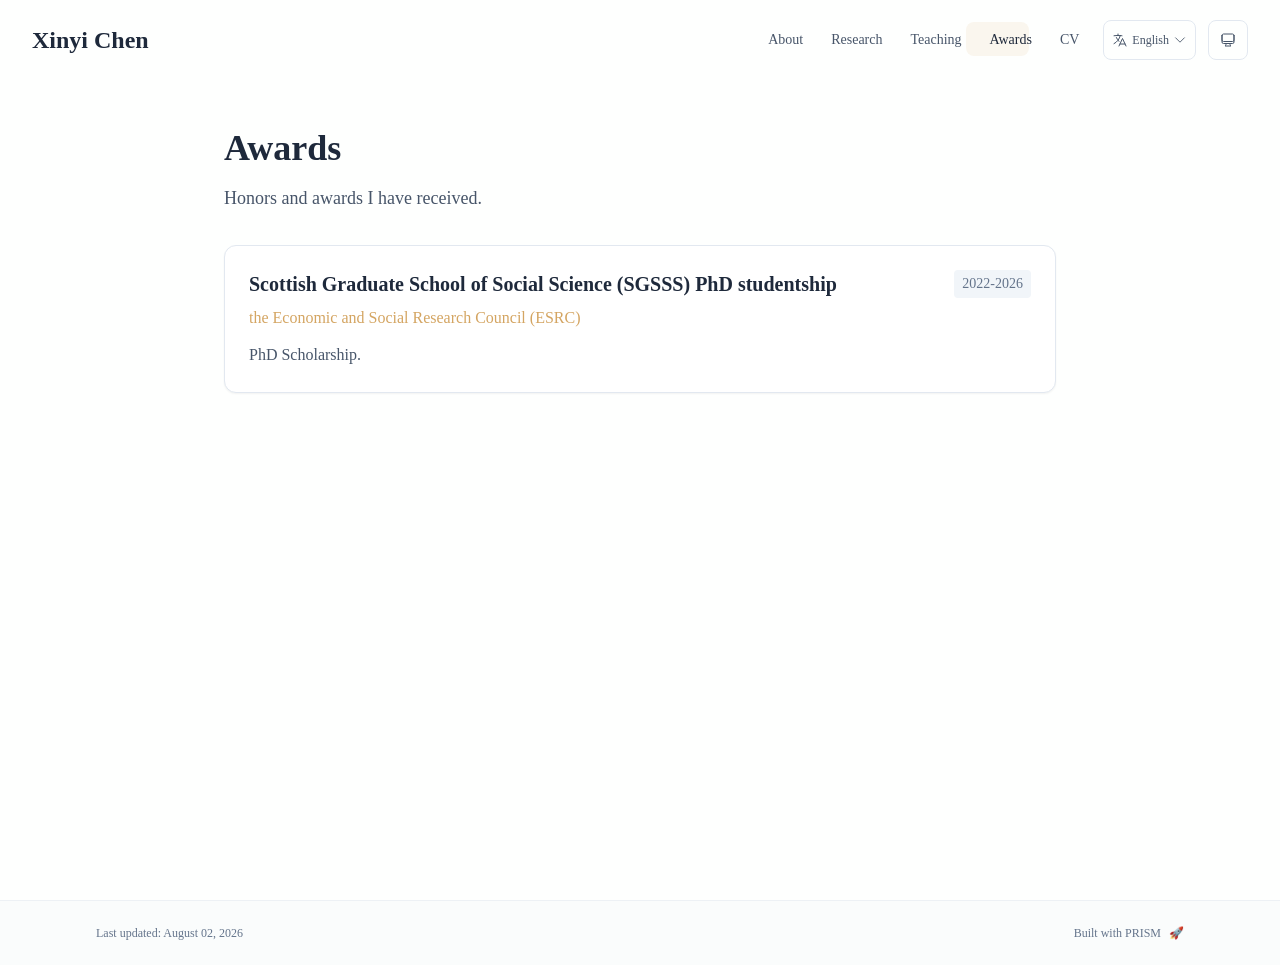
<file: awards/index.html>
<!DOCTYPE html><html lang="en" class="scroll-smooth"><head><meta charSet="utf-8"/><meta name="viewport" content="width=device-width, initial-scale=1"/><link rel="stylesheet" href="/_next/static/css/3f88ecbd4f1d3dd2.css" data-precedence="next"/><link rel="preload" as="script" fetchPriority="low" href="/_next/static/chunks/webpack-af78f5c2c11af041.js"/><script src="/_next/static/chunks/4bd1b696-70b6d399998de86a.js" async=""></script><script src="/_next/static/chunks/684-5aaa8290a129f299.js" async=""></script><script src="/_next/static/chunks/main-app-a5bfe33294cbd5be.js" async=""></script><script src="/_next/static/chunks/461-a9a5d7b05a71d978.js" async=""></script><script src="/_next/static/chunks/874-6cc630662f3664af.js" async=""></script><script src="/_next/static/chunks/291-e39730cc9327e39b.js" async=""></script><script src="/_next/static/chunks/app/layout-a0a54426b493a5fe.js" async=""></script><script src="/_next/static/chunks/178-595a94b9af1e67b5.js" async=""></script><script src="/_next/static/chunks/748-84df502d24ed20fb.js" async=""></script><script src="/_next/static/chunks/app/%5Bslug%5D/page-ffeb90c2d632aad4.js" async=""></script><link rel="icon" href="/favicon.svg" type="image/svg+xml"/><link rel="dns-prefetch" href="https://jialeliu.com"/><link rel="preconnect" href="https://jialeliu.com" crossorigin=""/><script>
              try {
                const theme = localStorage.getItem('theme-storage');
                const parsed = theme ? JSON.parse(theme) : null;
                const setting = parsed?.state?.theme || 'system';
                const prefersDark = typeof window !== 'undefined' && window.matchMedia && window.matchMedia('(prefers-color-scheme: dark)').matches;
                const effective = setting === 'dark' ? 'dark' : (setting === 'light' ? 'light' : (prefersDark ? 'dark' : 'light'));
                var root = document.documentElement;
                root.classList.add(effective);
                root.setAttribute('data-theme', effective);
              } catch (e) {
                var root = document.documentElement;
                root.classList.add('light');
                root.setAttribute('data-theme', 'light');
              }
            </script><script>
    try {
      const cfg = {"enabled":true,"locales":["zh","en"],"defaultLocale":"en","mode":"auto","fixedLocale":"en","persist":true,"switcher":true,"labels":{"zh":"中文","en":"English"}};
      const storageKey = 'locale-storage';
      const normalize = (value) => typeof value === 'string' ? value.trim().replace('_', '-').toLowerCase() : '';
      const matchLocale = (candidate) => {
        const normalized = normalize(candidate);
        if (!normalized) return null;
        if (cfg.locales.includes(normalized)) return normalized;
        const language = normalized.split('-')[0];
        if (cfg.locales.includes(language)) return language;
        return null;
      };

      let resolved = null;

      if (!cfg.enabled) {
        resolved = cfg.defaultLocale;
      } else if (cfg.persist) {
        resolved = matchLocale(localStorage.getItem(storageKey));
      }

      if (!resolved) {
        if (cfg.mode === 'fixed') {
          resolved = cfg.fixedLocale;
        } else {
          resolved = matchLocale(navigator.language);
        }
      }

      if (!resolved) {
        resolved = cfg.defaultLocale;
      }

      const root = document.documentElement;
      root.lang = resolved;
      root.setAttribute('data-locale', resolved);

      if (cfg.persist) {
        localStorage.setItem(storageKey, resolved);
      }
    } catch (e) {
      const root = document.documentElement;
      root.lang = 'en';
      root.setAttribute('data-locale', 'en');
    }
  </script><title>Awards | Xinyi Chen</title><meta name="description" content="Honors and awards I have received."/><meta name="author" content="Xinyi Chen"/><meta name="keywords" content="Xinyi Chen,PhD,Research,University of Glasgow"/><meta name="creator" content="Xinyi Chen"/><meta name="publisher" content="Xinyi Chen"/><meta property="og:title" content="Xinyi Chen"/><meta property="og:description" content="PhD student at the University of Glasgow."/><meta property="og:site_name" content="Xinyi Chen&#x27;s Academic Website"/><meta property="og:locale" content="en_US"/><meta property="og:type" content="website"/><meta name="twitter:card" content="summary"/><meta name="twitter:title" content="Xinyi Chen"/><meta name="twitter:description" content="PhD student at the University of Glasgow."/><link rel="icon" href="/favicon.svg"/><script>document.querySelectorAll('body link[rel="icon"], body link[rel="apple-touch-icon"]').forEach(el => document.head.appendChild(el))</script><script src="/_next/static/chunks/polyfills-42372ed130431b0a.js" noModule=""></script></head><body class="font-sans antialiased"><div style="visibility:hidden"><nav class="fixed top-0 left-0 right-0 z-50" data-headlessui-state=""><div class="transition-all duration-300 ease-out bg-transparent" style="transform:translateY(-100px)"><div class="max-w-7xl mx-auto px-4 sm:px-6 lg:px-8"><div class="flex justify-between items-center h-16 lg:h-20"><div class="flex-shrink-0" tabindex="0"><a class="text-xl lg:text-2xl font-serif font-semibold text-primary hover:text-accent transition-colors duration-200" href="/">Xinyi Chen</a></div><div class="hidden lg:block"><div class="ml-10 flex items-center space-x-3"><div class="relative flex items-baseline space-x-1"><a data-nav-href="/" class="relative px-3 py-2 text-sm font-medium rounded-lg transition-colors duration-150 text-neutral-600" href="/">About</a><a data-nav-href="/publications" class="relative px-3 py-2 text-sm font-medium rounded-lg transition-colors duration-150 text-neutral-600" href="/publications/">Research</a><a data-nav-href="/teaching" class="relative px-3 py-2 text-sm font-medium rounded-lg transition-colors duration-150 text-neutral-600" href="/teaching/">Teaching</a><a data-nav-href="/awards" class="relative px-3 py-2 text-sm font-medium rounded-lg transition-colors duration-150 text-primary" href="/awards/">Awards</a><a data-nav-href="/cv" class="relative px-3 py-2 text-sm font-medium rounded-lg transition-colors duration-150 text-neutral-600" href="/cv/">CV</a></div><div class="flex items-center justify-center w-14 h-10 rounded-lg border border-neutral-200 dark:border-[rgba(148,163,184,0.24)] bg-background dark:bg-neutral-800"><div class="w-6 h-4 rounded bg-neutral-300 animate-pulse"></div></div><div class="flex items-center justify-center w-10 h-10 rounded-lg border border-neutral-200 dark:border-[rgba(148,163,184,0.24)] bg-background dark:bg-neutral-800"><div class="w-4 h-4 rounded-full bg-neutral-300 animate-pulse"></div></div></div></div><div class="lg:hidden flex items-center space-x-2"><div class="flex items-center justify-center w-14 h-10 rounded-lg border border-neutral-200 dark:border-[rgba(148,163,184,0.24)] bg-background dark:bg-neutral-800"><div class="w-6 h-4 rounded bg-neutral-300 animate-pulse"></div></div><div class="flex items-center justify-center w-10 h-10 rounded-lg border border-neutral-200 dark:border-[rgba(148,163,184,0.24)] bg-background dark:bg-neutral-800"><div class="w-4 h-4 rounded-full bg-neutral-300 animate-pulse"></div></div><button class="inline-flex items-center justify-center p-2 rounded-md text-neutral-600 hover:text-primary hover:bg-neutral-100 dark:hover:bg-neutral-800 focus:outline-none focus:ring-2 focus:ring-inset focus:ring-accent transition-colors duration-200" id="headlessui-disclosure-button-«R7pdb»" type="button" aria-expanded="false" data-headlessui-state=""><span class="sr-only">Open main menu</span><div><svg xmlns="http://www.w3.org/2000/svg" fill="none" viewBox="0 0 24 24" stroke-width="1.5" stroke="currentColor" aria-hidden="true" data-slot="icon" class="block h-6 w-6"><path stroke-linecap="round" stroke-linejoin="round" d="M3.75 6.75h16.5M3.75 12h16.5m-16.5 5.25h16.5"></path></svg></div></button></div></div></div></div></nav><main class="min-h-screen pt-16 lg:pt-20"><div class="max-w-4xl mx-auto px-4 sm:px-6 lg:px-8 py-12"><div style="opacity:0;transform:translateY(20px)"><div class="mb-8"><h1 class="text-4xl font-serif font-bold text-primary mb-4">Awards</h1><div class="text-lg text-neutral-600 dark:text-neutral-500 max-w-2xl leading-relaxed"><p class="mb-3 last:mb-0">Honors and awards I have received.</p></div></div><div class="grid gap-6"><div class="bg-white dark:bg-neutral-900 p-6 rounded-xl shadow-sm border border-neutral-200 dark:border-neutral-800 hover:shadow-lg transition-all duration-200 hover:scale-[1.01]" style="opacity:0;transform:translateY(20px)"><div class="flex justify-between items-start mb-2"><h3 class="text-xl font-semibold text-primary">Scottish Graduate School of Social Science (SGSSS) PhD studentship</h3><span class="text-sm text-neutral-500 font-medium bg-neutral-100 dark:bg-neutral-800 px-2 py-1 rounded">2022-2026</span></div><p class="text-base text-accent font-medium mb-3">the Economic and Social Research Council (ESRC)</p><div class="text-base text-neutral-600 dark:text-neutral-500 leading-relaxed"><p class="mb-3 last:mb-0">PhD Scholarship.</p></div></div></div></div></div><!--$--><!--/$--><!--$--><!--/$--></main><footer class="border-t border-neutral-200/50 bg-neutral-50/50 dark:bg-neutral-900/50 dark:border-neutral-700/50"><div class="max-w-6xl mx-auto px-4 sm:px-6 lg:px-8 py-6"><div class="flex flex-col sm:flex-row justify-between items-center gap-2"><p class="text-xs text-neutral-500">Last updated<!-- -->: <!-- -->August 02, 2026</p><p class="text-xs text-neutral-500 flex items-center"><a href="https://github.com/xyjoey/PRISM" target="_blank" rel="noopener noreferrer">Built with PRISM</a><span class="ml-2">🚀</span></p></div></div></footer></div><script src="/_next/static/chunks/webpack-af78f5c2c11af041.js" async=""></script><script>(self.__next_f=self.__next_f||[]).push([0])</script><script>self.__next_f.push([1,"1:\"$Sreact.fragment\"\n3:I[3719,[\"461\",\"static/chunks/461-a9a5d7b05a71d978.js\",\"874\",\"static/chunks/874-6cc630662f3664af.js\",\"291\",\"static/chunks/291-e39730cc9327e39b.js\",\"177\",\"static/chunks/app/layout-a0a54426b493a5fe.js\"],\"ThemeProvider\"]\n4:I[310,[\"461\",\"static/chunks/461-a9a5d7b05a71d978.js\",\"874\",\"static/chunks/874-6cc630662f3664af.js\",\"291\",\"static/chunks/291-e39730cc9327e39b.js\",\"177\",\"static/chunks/app/layout-a0a54426b493a5fe.js\"],\"LocaleProvider\"]\n5:I[4574,[\"461\",\"static/chunks/461-a9a5d7b05a71d978.js\",\"874\",\"static/chunks/874-6cc630662f3664af.js\",\"291\",\"static/chunks/291-e39730cc9327e39b.js\",\"177\",\"static/chunks/app/layout-a0a54426b493a5fe.js\"],\"default\"]\n6:I[7555,[],\"\"]\n7:I[1295,[],\"\"]\n8:I[2548,[\"461\",\"static/chunks/461-a9a5d7b05a71d978.js\",\"874\",\"static/chunks/874-6cc630662f3664af.js\",\"291\",\"static/chunks/291-e39730cc9327e39b.js\",\"177\",\"static/chunks/app/layout-a0a54426b493a5fe.js\"],\"default\"]\na:I[9665,[],\"MetadataBoundary\"]\nc:I[9665,[],\"OutletBoundary\"]\nf:I[4911,[],\"AsyncMetadataOutlet\"]\n11:I[9665,[],\"ViewportBoundary\"]\n13:I[6614,[],\"\"]\n:HL[\"/_next/static/css/3f88ecbd4f1d3dd2.css\",\"style\"]\n2:T5d7,\n    try {\n      const cfg = {\"enabled\":true,\"locales\":[\"zh\",\"en\"],\"defaultLocale\":\"en\",\"mode\":\"auto\",\"fixedLocale\":\"en\",\"persist\":true,\"switcher\":true,\"labels\":{\"zh\":\"中文\",\"en\":\"English\"}};\n      const storageKey = 'locale-storage';\n      const normalize = (value) =\u003e typeof value === 'string' ? value.trim().replace('_', '-').toLowerCase() : '';\n      const matchLocale = (candidate) =\u003e {\n        const normalized = normalize(candidate);\n        if (!normalized) return null;\n        if (cfg.locales.includes(normalized)) return normalized;\n        const language = normalized.split('-')[0];\n        if (cfg.locales.includes(language)) return language;\n        return null;\n      };\n\n      let resolved = null;\n\n      if (!cfg.enabled) {\n        resolved = cfg.defaultLocale;\n      } else if (cfg.persist) {\n        resolved = matchLocale(localStorage.getItem(storageKey));\n      }\n\n      if (!resolved) {\n        if ("])</script><script>self.__next_f.push([1,"cfg.mode === 'fixed') {\n          resolved = cfg.fixedLocale;\n        } else {\n          resolved = matchLocale(navigator.language);\n        }\n      }\n\n      if (!resolved) {\n        resolved = cfg.defaultLocale;\n      }\n\n      const root = document.documentElement;\n      root.lang = resolved;\n      root.setAttribute('data-locale', resolved);\n\n      if (cfg.persist) {\n        localStorage.setItem(storageKey, resolved);\n      }\n    } catch (e) {\n      const root = document.documentElement;\n      root.lang = 'en';\n      root.setAttribute('data-locale', 'en');\n    }\n  "])</script><script>self.__next_f.push([1,"0:{\"P\":null,\"b\":\"Pk11Cx-3OMusFUk-MYYaJ\",\"p\":\"\",\"c\":[\"\",\"awards\",\"\"],\"i\":false,\"f\":[[[\"\",{\"children\":[[\"slug\",\"awards\",\"d\"],{\"children\":[\"__PAGE__\",{}]}]},\"$undefined\",\"$undefined\",true],[\"\",[\"$\",\"$1\",\"c\",{\"children\":[[[\"$\",\"link\",\"0\",{\"rel\":\"stylesheet\",\"href\":\"/_next/static/css/3f88ecbd4f1d3dd2.css\",\"precedence\":\"next\",\"crossOrigin\":\"$undefined\",\"nonce\":\"$undefined\"}]],[\"$\",\"html\",null,{\"lang\":\"en\",\"className\":\"scroll-smooth\",\"suppressHydrationWarning\":true,\"children\":[[\"$\",\"head\",null,{\"children\":[[\"$\",\"link\",null,{\"rel\":\"icon\",\"href\":\"/favicon.svg\",\"type\":\"image/svg+xml\"}],[\"$\",\"link\",null,{\"rel\":\"dns-prefetch\",\"href\":\"https://jialeliu.com\"}],[\"$\",\"link\",null,{\"rel\":\"preconnect\",\"href\":\"https://jialeliu.com\",\"crossOrigin\":\"\"}],[\"$\",\"script\",null,{\"dangerouslySetInnerHTML\":{\"__html\":\"\\n              try {\\n                const theme = localStorage.getItem('theme-storage');\\n                const parsed = theme ? JSON.parse(theme) : null;\\n                const setting = parsed?.state?.theme || 'system';\\n                const prefersDark = typeof window !== 'undefined' \u0026\u0026 window.matchMedia \u0026\u0026 window.matchMedia('(prefers-color-scheme: dark)').matches;\\n                const effective = setting === 'dark' ? 'dark' : (setting === 'light' ? 'light' : (prefersDark ? 'dark' : 'light'));\\n                var root = document.documentElement;\\n                root.classList.add(effective);\\n                root.setAttribute('data-theme', effective);\\n              } catch (e) {\\n                var root = document.documentElement;\\n                root.classList.add('light');\\n                root.setAttribute('data-theme', 'light');\\n              }\\n            \"}}],[\"$\",\"script\",null,{\"dangerouslySetInnerHTML\":{\"__html\":\"$2\"}}]]}],[\"$\",\"body\",null,{\"className\":\"font-sans antialiased\",\"children\":[\"$\",\"$L3\",null,{\"children\":[\"$\",\"$L4\",null,{\"config\":{\"enabled\":true,\"locales\":[\"zh\",\"en\"],\"defaultLocale\":\"en\",\"mode\":\"auto\",\"fixedLocale\":\"en\",\"persist\":true,\"switcher\":true,\"labels\":{\"zh\":\"中文\",\"en\":\"English\"}},\"children\":[[\"$\",\"$L5\",null,{\"items\":[{\"title\":\"About\",\"type\":\"page\",\"target\":\"about\",\"href\":\"/\"},{\"title\":\"Research\",\"type\":\"page\",\"target\":\"publications\",\"href\":\"/publications\"},{\"title\":\"Teaching\",\"type\":\"page\",\"target\":\"teaching\",\"href\":\"/teaching\"},{\"title\":\"Awards\",\"type\":\"page\",\"target\":\"awards\",\"href\":\"/awards\"},{\"title\":\"CV\",\"type\":\"page\",\"target\":\"cv\",\"href\":\"/cv\"}],\"siteTitle\":\"Xinyi Chen\",\"enableOnePageMode\":false,\"i18n\":\"$0:f:0:1:1:props:children:1:props:children:1:props:children:props:children:props:config\",\"itemsByLocale\":{\"zh\":[{\"title\":\"关于我\",\"type\":\"page\",\"target\":\"about\",\"href\":\"/\"},{\"title\":\"论文\",\"type\":\"page\",\"target\":\"publications\",\"href\":\"/publications\"},{\"title\":\"教学\",\"type\":\"page\",\"target\":\"teaching\",\"href\":\"/teaching\"},{\"title\":\"奖项\",\"type\":\"page\",\"target\":\"awards\",\"href\":\"/awards\"},{\"title\":\"简历\",\"type\":\"page\",\"target\":\"cv\",\"href\":\"/cv\"}],\"en\":[{\"title\":\"About\",\"type\":\"page\",\"target\":\"about\",\"href\":\"/\"},{\"title\":\"Research\",\"type\":\"page\",\"target\":\"publications\",\"href\":\"/publications\"},{\"title\":\"Teaching\",\"type\":\"page\",\"target\":\"teaching\",\"href\":\"/teaching\"},{\"title\":\"Awards\",\"type\":\"page\",\"target\":\"awards\",\"href\":\"/awards\"},{\"title\":\"CV\",\"type\":\"page\",\"target\":\"cv\",\"href\":\"/cv\"}]},\"siteTitleByLocale\":{\"zh\":\"陈心怡\",\"en\":\"Xinyi Chen\"}}],[\"$\",\"main\",null,{\"className\":\"min-h-screen pt-16 lg:pt-20\",\"children\":[\"$\",\"$L6\",null,{\"parallelRouterKey\":\"children\",\"error\":\"$undefined\",\"errorStyles\":\"$undefined\",\"errorScripts\":\"$undefined\",\"template\":[\"$\",\"$L7\",null,{}],\"templateStyles\":\"$undefined\",\"templateScripts\":\"$undefined\",\"notFound\":[[[\"$\",\"title\",null,{\"children\":\"404: This page could not be found.\"}],[\"$\",\"div\",null,{\"style\":{\"fontFamily\":\"system-ui,\\\"Segoe UI\\\",Roboto,Helvetica,Arial,sans-serif,\\\"Apple Color Emoji\\\",\\\"Segoe UI Emoji\\\"\",\"height\":\"100vh\",\"textAlign\":\"center\",\"display\":\"flex\",\"flexDirection\":\"column\",\"alignItems\":\"center\",\"justifyContent\":\"center\"},\"children\":[\"$\",\"div\",null,{\"children\":[[\"$\",\"style\",null,{\"dangerouslySetInnerHTML\":{\"__html\":\"body{color:#000;background:#fff;margin:0}.next-error-h1{border-right:1px solid rgba(0,0,0,.3)}@media (prefers-color-scheme:dark){body{color:#fff;background:#000}.next-error-h1{border-right:1px solid rgba(255,255,255,.3)}}\"}}],[\"$\",\"h1\",null,{\"className\":\"next-error-h1\",\"style\":{\"display\":\"inline-block\",\"margin\":\"0 20px 0 0\",\"padding\":\"0 23px 0 0\",\"fontSize\":24,\"fontWeight\":500,\"verticalAlign\":\"top\",\"lineHeight\":\"49px\"},\"children\":404}],[\"$\",\"div\",null,{\"style\":{\"display\":\"inline-block\"},\"children\":[\"$\",\"h2\",null,{\"style\":{\"fontSize\":14,\"fontWeight\":400,\"lineHeight\":\"49px\",\"margin\":0},\"children\":\"This page could not be found.\"}]}]]}]}]],[]],\"forbidden\":\"$undefined\",\"unauthorized\":\"$undefined\"}]}],[\"$\",\"$L8\",null,{\"lastUpdated\":\"August 02, 2026\",\"lastUpdatedByLocale\":{\"zh\":\"2026年8月3日\",\"en\":\"August 02, 2026\"},\"defaultLocale\":\"en\"}]]}]}]}]]}]]}],{\"children\":[[\"slug\",\"awards\",\"d\"],[\"$\",\"$1\",\"c\",{\"children\":[null,[\"$\",\"$L6\",null,{\"parallelRouterKey\":\"children\",\"error\":\"$undefined\",\"errorStyles\":\"$undefined\",\"errorScripts\":\"$undefined\",\"template\":[\"$\",\"$L7\",null,{}],\"templateStyles\":\"$undefined\",\"templateScripts\":\"$undefined\",\"notFound\":\"$undefined\",\"forbidden\":\"$undefined\",\"unauthorized\":\"$undefined\"}]]}],{\"children\":[\"__PAGE__\",[\"$\",\"$1\",\"c\",{\"children\":[\"$L9\",[\"$\",\"$La\",null,{\"children\":\"$Lb\"}],null,[\"$\",\"$Lc\",null,{\"children\":[\"$Ld\",\"$Le\",[\"$\",\"$Lf\",null,{\"promise\":\"$@10\"}]]}]]}],{},null,false]},null,false]},null,false],[\"$\",\"$1\",\"h\",{\"children\":[null,[\"$\",\"$1\",\"YQqP-xMTSkvxHFGgFbawZ\",{\"children\":[[\"$\",\"$L11\",null,{\"children\":\"$L12\"}],null]}],null]}],false]],\"m\":\"$undefined\",\"G\":[\"$13\",\"$undefined\"],\"s\":false,\"S\":true}\n"])</script><script>self.__next_f.push([1,"14:\"$Sreact.suspense\"\n15:I[4911,[],\"AsyncMetadata\"]\n17:I[2382,[\"461\",\"static/chunks/461-a9a5d7b05a71d978.js\",\"178\",\"static/chunks/178-595a94b9af1e67b5.js\",\"748\",\"static/chunks/748-84df502d24ed20fb.js\",\"182\",\"static/chunks/app/%5Bslug%5D/page-ffeb90c2d632aad4.js\"],\"default\"]\nb:[\"$\",\"$14\",null,{\"fallback\":null,\"children\":[\"$\",\"$L15\",null,{\"promise\":\"$@16\"}]}]\n9:[\"$\",\"$L17\",null,{\"dataByLocale\":{\"zh\":{\"type\":\"card\",\"config\":{\"type\":\"card\",\"title\":\"奖项\",\"description\":\"我获得的荣誉与奖项。\",\"items\":[{\"title\":\"苏格兰社会科学研究生院博士生奖学金\",\"subtitle\":\"英国经济与社会研究委员会（ESRC）\",\"date\":\"2022-2026\",\"content\":\"博士奖学金\"}]}},\"en\":{\"type\":\"card\",\"config\":{\"type\":\"card\",\"title\":\"Awards\",\"description\":\"Honors and awards I have received.\",\"items\":[{\"title\":\"Scottish Graduate School of Social Science (SGSSS) PhD studentship\",\"subtitle\":\"the Economic and Social Research Council (ESRC)\",\"date\":\"2022-2026\",\"content\":\"PhD Scholarship.\"}]}}},\"defaultLocale\":\"en\"}]\n"])</script><script>self.__next_f.push([1,"e:null\n"])</script><script>self.__next_f.push([1,"12:[[\"$\",\"meta\",\"0\",{\"charSet\":\"utf-8\"}],[\"$\",\"meta\",\"1\",{\"name\":\"viewport\",\"content\":\"width=device-width, initial-scale=1\"}]]\nd:null\n"])</script><script>self.__next_f.push([1,"16:{\"metadata\":[[\"$\",\"title\",\"0\",{\"children\":\"Awards | Xinyi Chen\"}],[\"$\",\"meta\",\"1\",{\"name\":\"description\",\"content\":\"Honors and awards I have received.\"}],[\"$\",\"meta\",\"2\",{\"name\":\"author\",\"content\":\"Xinyi Chen\"}],[\"$\",\"meta\",\"3\",{\"name\":\"keywords\",\"content\":\"Xinyi Chen,PhD,Research,University of Glasgow\"}],[\"$\",\"meta\",\"4\",{\"name\":\"creator\",\"content\":\"Xinyi Chen\"}],[\"$\",\"meta\",\"5\",{\"name\":\"publisher\",\"content\":\"Xinyi Chen\"}],[\"$\",\"meta\",\"6\",{\"property\":\"og:title\",\"content\":\"Xinyi Chen\"}],[\"$\",\"meta\",\"7\",{\"property\":\"og:description\",\"content\":\"PhD student at the University of Glasgow.\"}],[\"$\",\"meta\",\"8\",{\"property\":\"og:site_name\",\"content\":\"Xinyi Chen's Academic Website\"}],[\"$\",\"meta\",\"9\",{\"property\":\"og:locale\",\"content\":\"en_US\"}],[\"$\",\"meta\",\"10\",{\"property\":\"og:type\",\"content\":\"website\"}],[\"$\",\"meta\",\"11\",{\"name\":\"twitter:card\",\"content\":\"summary\"}],[\"$\",\"meta\",\"12\",{\"name\":\"twitter:title\",\"content\":\"Xinyi Chen\"}],[\"$\",\"meta\",\"13\",{\"name\":\"twitter:description\",\"content\":\"PhD student at the University of Glasgow.\"}],[\"$\",\"link\",\"14\",{\"rel\":\"icon\",\"href\":\"/favicon.svg\"}]],\"error\":null,\"digest\":\"$undefined\"}\n10:{\"metadata\":\"$16:metadata\",\"error\":null,\"digest\":\"$undefined\"}\n"])</script></body></html>
</file>
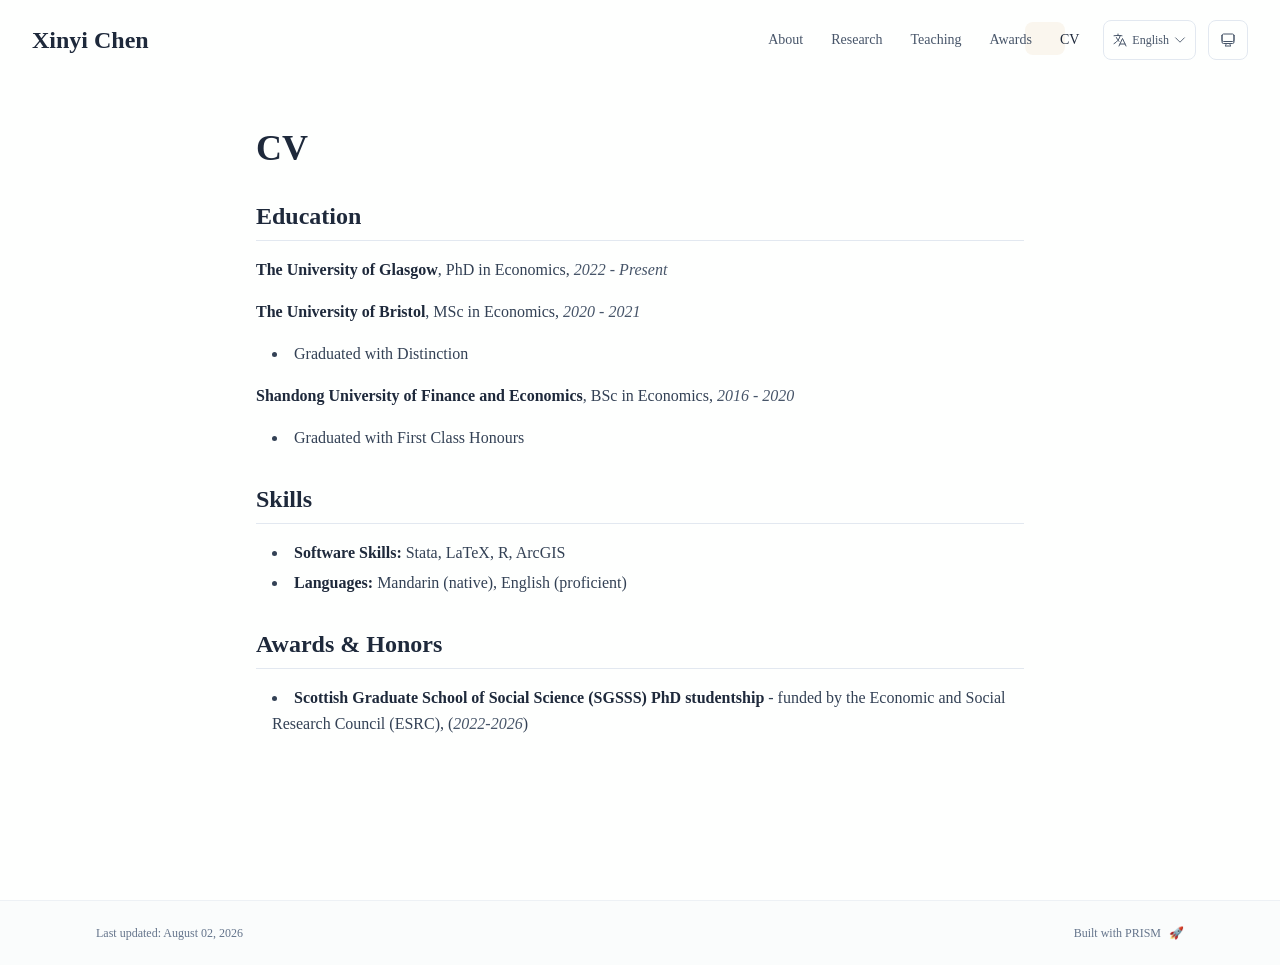
<file: cv/index.html>
<!DOCTYPE html><html lang="en" class="scroll-smooth"><head><meta charSet="utf-8"/><meta name="viewport" content="width=device-width, initial-scale=1"/><link rel="stylesheet" href="/_next/static/css/3f88ecbd4f1d3dd2.css" data-precedence="next"/><link rel="preload" as="script" fetchPriority="low" href="/_next/static/chunks/webpack-af78f5c2c11af041.js"/><script src="/_next/static/chunks/4bd1b696-70b6d399998de86a.js" async=""></script><script src="/_next/static/chunks/684-5aaa8290a129f299.js" async=""></script><script src="/_next/static/chunks/main-app-a5bfe33294cbd5be.js" async=""></script><script src="/_next/static/chunks/461-a9a5d7b05a71d978.js" async=""></script><script src="/_next/static/chunks/874-6cc630662f3664af.js" async=""></script><script src="/_next/static/chunks/291-e39730cc9327e39b.js" async=""></script><script src="/_next/static/chunks/app/layout-a0a54426b493a5fe.js" async=""></script><script src="/_next/static/chunks/178-595a94b9af1e67b5.js" async=""></script><script src="/_next/static/chunks/748-84df502d24ed20fb.js" async=""></script><script src="/_next/static/chunks/app/%5Bslug%5D/page-ffeb90c2d632aad4.js" async=""></script><link rel="icon" href="/favicon.svg" type="image/svg+xml"/><link rel="dns-prefetch" href="https://jialeliu.com"/><link rel="preconnect" href="https://jialeliu.com" crossorigin=""/><script>
              try {
                const theme = localStorage.getItem('theme-storage');
                const parsed = theme ? JSON.parse(theme) : null;
                const setting = parsed?.state?.theme || 'system';
                const prefersDark = typeof window !== 'undefined' && window.matchMedia && window.matchMedia('(prefers-color-scheme: dark)').matches;
                const effective = setting === 'dark' ? 'dark' : (setting === 'light' ? 'light' : (prefersDark ? 'dark' : 'light'));
                var root = document.documentElement;
                root.classList.add(effective);
                root.setAttribute('data-theme', effective);
              } catch (e) {
                var root = document.documentElement;
                root.classList.add('light');
                root.setAttribute('data-theme', 'light');
              }
            </script><script>
    try {
      const cfg = {"enabled":true,"locales":["zh","en"],"defaultLocale":"en","mode":"auto","fixedLocale":"en","persist":true,"switcher":true,"labels":{"zh":"中文","en":"English"}};
      const storageKey = 'locale-storage';
      const normalize = (value) => typeof value === 'string' ? value.trim().replace('_', '-').toLowerCase() : '';
      const matchLocale = (candidate) => {
        const normalized = normalize(candidate);
        if (!normalized) return null;
        if (cfg.locales.includes(normalized)) return normalized;
        const language = normalized.split('-')[0];
        if (cfg.locales.includes(language)) return language;
        return null;
      };

      let resolved = null;

      if (!cfg.enabled) {
        resolved = cfg.defaultLocale;
      } else if (cfg.persist) {
        resolved = matchLocale(localStorage.getItem(storageKey));
      }

      if (!resolved) {
        if (cfg.mode === 'fixed') {
          resolved = cfg.fixedLocale;
        } else {
          resolved = matchLocale(navigator.language);
        }
      }

      if (!resolved) {
        resolved = cfg.defaultLocale;
      }

      const root = document.documentElement;
      root.lang = resolved;
      root.setAttribute('data-locale', resolved);

      if (cfg.persist) {
        localStorage.setItem(storageKey, resolved);
      }
    } catch (e) {
      const root = document.documentElement;
      root.lang = 'en';
      root.setAttribute('data-locale', 'en');
    }
  </script><title>CV | Xinyi Chen</title><meta name="author" content="Xinyi Chen"/><meta name="keywords" content="Xinyi Chen,PhD,Research,University of Glasgow"/><meta name="creator" content="Xinyi Chen"/><meta name="publisher" content="Xinyi Chen"/><meta property="og:title" content="Xinyi Chen"/><meta property="og:description" content="PhD student at the University of Glasgow."/><meta property="og:site_name" content="Xinyi Chen&#x27;s Academic Website"/><meta property="og:locale" content="en_US"/><meta property="og:type" content="website"/><meta name="twitter:card" content="summary"/><meta name="twitter:title" content="Xinyi Chen"/><meta name="twitter:description" content="PhD student at the University of Glasgow."/><link rel="icon" href="/favicon.svg"/><script>document.querySelectorAll('body link[rel="icon"], body link[rel="apple-touch-icon"]').forEach(el => document.head.appendChild(el))</script><script src="/_next/static/chunks/polyfills-42372ed130431b0a.js" noModule=""></script></head><body class="font-sans antialiased"><div style="visibility:hidden"><nav class="fixed top-0 left-0 right-0 z-50" data-headlessui-state=""><div class="transition-all duration-300 ease-out bg-transparent" style="transform:translateY(-100px)"><div class="max-w-7xl mx-auto px-4 sm:px-6 lg:px-8"><div class="flex justify-between items-center h-16 lg:h-20"><div class="flex-shrink-0" tabindex="0"><a class="text-xl lg:text-2xl font-serif font-semibold text-primary hover:text-accent transition-colors duration-200" href="/">Xinyi Chen</a></div><div class="hidden lg:block"><div class="ml-10 flex items-center space-x-3"><div class="relative flex items-baseline space-x-1"><a data-nav-href="/" class="relative px-3 py-2 text-sm font-medium rounded-lg transition-colors duration-150 text-neutral-600" href="/">About</a><a data-nav-href="/publications" class="relative px-3 py-2 text-sm font-medium rounded-lg transition-colors duration-150 text-neutral-600" href="/publications/">Research</a><a data-nav-href="/teaching" class="relative px-3 py-2 text-sm font-medium rounded-lg transition-colors duration-150 text-neutral-600" href="/teaching/">Teaching</a><a data-nav-href="/awards" class="relative px-3 py-2 text-sm font-medium rounded-lg transition-colors duration-150 text-neutral-600" href="/awards/">Awards</a><a data-nav-href="/cv" class="relative px-3 py-2 text-sm font-medium rounded-lg transition-colors duration-150 text-primary" href="/cv/">CV</a></div><div class="flex items-center justify-center w-14 h-10 rounded-lg border border-neutral-200 dark:border-[rgba(148,163,184,0.24)] bg-background dark:bg-neutral-800"><div class="w-6 h-4 rounded bg-neutral-300 animate-pulse"></div></div><div class="flex items-center justify-center w-10 h-10 rounded-lg border border-neutral-200 dark:border-[rgba(148,163,184,0.24)] bg-background dark:bg-neutral-800"><div class="w-4 h-4 rounded-full bg-neutral-300 animate-pulse"></div></div></div></div><div class="lg:hidden flex items-center space-x-2"><div class="flex items-center justify-center w-14 h-10 rounded-lg border border-neutral-200 dark:border-[rgba(148,163,184,0.24)] bg-background dark:bg-neutral-800"><div class="w-6 h-4 rounded bg-neutral-300 animate-pulse"></div></div><div class="flex items-center justify-center w-10 h-10 rounded-lg border border-neutral-200 dark:border-[rgba(148,163,184,0.24)] bg-background dark:bg-neutral-800"><div class="w-4 h-4 rounded-full bg-neutral-300 animate-pulse"></div></div><button class="inline-flex items-center justify-center p-2 rounded-md text-neutral-600 hover:text-primary hover:bg-neutral-100 dark:hover:bg-neutral-800 focus:outline-none focus:ring-2 focus:ring-inset focus:ring-accent transition-colors duration-200" id="headlessui-disclosure-button-«R7pdb»" type="button" aria-expanded="false" data-headlessui-state=""><span class="sr-only">Open main menu</span><div><svg xmlns="http://www.w3.org/2000/svg" fill="none" viewBox="0 0 24 24" stroke-width="1.5" stroke="currentColor" aria-hidden="true" data-slot="icon" class="block h-6 w-6"><path stroke-linecap="round" stroke-linejoin="round" d="M3.75 6.75h16.5M3.75 12h16.5m-16.5 5.25h16.5"></path></svg></div></button></div></div></div></div></nav><main class="min-h-screen pt-16 lg:pt-20"><div class="max-w-4xl mx-auto px-4 sm:px-6 lg:px-8 py-12"><div class="max-w-3xl mx-auto" style="opacity:0;transform:translateY(20px)"><h1 class="text-4xl font-serif font-bold text-primary mb-4">CV</h1><div class="text-neutral-700 dark:text-neutral-600 leading-relaxed"><h2 class="text-2xl font-serif font-bold text-primary mt-8 mb-4 border-b border-neutral-200 dark:border-neutral-800 pb-2">Education</h2>
<p class="mb-4 last:mb-0"><strong class="font-semibold text-primary">The University of Glasgow</strong>, PhD in Economics, <em class="italic text-neutral-600 dark:text-neutral-500">2022 - Present</em></p>
<p class="mb-4 last:mb-0"><strong class="font-semibold text-primary">The University of Bristol</strong>, MSc in Economics, <em class="italic text-neutral-600 dark:text-neutral-500">2020 - 2021</em></p>
<ul class="list-disc list-inside mb-4 space-y-1 ml-4">
<li class="mb-1">Graduated with Distinction</li>
</ul>
<p class="mb-4 last:mb-0"><strong class="font-semibold text-primary">Shandong University of Finance and Economics</strong>, BSc in Economics, <em class="italic text-neutral-600 dark:text-neutral-500">2016 - 2020</em></p>
<ul class="list-disc list-inside mb-4 space-y-1 ml-4">
<li class="mb-1">Graduated with First Class Honours</li>
</ul>
<h2 class="text-2xl font-serif font-bold text-primary mt-8 mb-4 border-b border-neutral-200 dark:border-neutral-800 pb-2">Skills</h2>
<ul class="list-disc list-inside mb-4 space-y-1 ml-4">
<li class="mb-1"><strong class="font-semibold text-primary">Software Skills:</strong> Stata, LaTeX, R, ArcGIS</li>
<li class="mb-1"><strong class="font-semibold text-primary">Languages:</strong> Mandarin (native), English (proficient)</li>
</ul>
<h2 class="text-2xl font-serif font-bold text-primary mt-8 mb-4 border-b border-neutral-200 dark:border-neutral-800 pb-2">Awards &amp; Honors</h2>
<ul class="list-disc list-inside mb-4 space-y-1 ml-4">
<li class="mb-1"><strong class="font-semibold text-primary">Scottish Graduate School of Social Science (SGSSS) PhD studentship</strong> - funded by
the Economic and Social Research Council (ESRC), (<em class="italic text-neutral-600 dark:text-neutral-500">2022-2026</em>)</li>
</ul></div></div></div><!--$--><!--/$--><!--$--><!--/$--></main><footer class="border-t border-neutral-200/50 bg-neutral-50/50 dark:bg-neutral-900/50 dark:border-neutral-700/50"><div class="max-w-6xl mx-auto px-4 sm:px-6 lg:px-8 py-6"><div class="flex flex-col sm:flex-row justify-between items-center gap-2"><p class="text-xs text-neutral-500">Last updated<!-- -->: <!-- -->August 02, 2026</p><p class="text-xs text-neutral-500 flex items-center"><a href="https://github.com/xyjoey/PRISM" target="_blank" rel="noopener noreferrer">Built with PRISM</a><span class="ml-2">🚀</span></p></div></div></footer></div><script src="/_next/static/chunks/webpack-af78f5c2c11af041.js" async=""></script><script>(self.__next_f=self.__next_f||[]).push([0])</script><script>self.__next_f.push([1,"1:\"$Sreact.fragment\"\n3:I[3719,[\"461\",\"static/chunks/461-a9a5d7b05a71d978.js\",\"874\",\"static/chunks/874-6cc630662f3664af.js\",\"291\",\"static/chunks/291-e39730cc9327e39b.js\",\"177\",\"static/chunks/app/layout-a0a54426b493a5fe.js\"],\"ThemeProvider\"]\n4:I[310,[\"461\",\"static/chunks/461-a9a5d7b05a71d978.js\",\"874\",\"static/chunks/874-6cc630662f3664af.js\",\"291\",\"static/chunks/291-e39730cc9327e39b.js\",\"177\",\"static/chunks/app/layout-a0a54426b493a5fe.js\"],\"LocaleProvider\"]\n5:I[4574,[\"461\",\"static/chunks/461-a9a5d7b05a71d978.js\",\"874\",\"static/chunks/874-6cc630662f3664af.js\",\"291\",\"static/chunks/291-e39730cc9327e39b.js\",\"177\",\"static/chunks/app/layout-a0a54426b493a5fe.js\"],\"default\"]\n6:I[7555,[],\"\"]\n7:I[1295,[],\"\"]\n8:I[2548,[\"461\",\"static/chunks/461-a9a5d7b05a71d978.js\",\"874\",\"static/chunks/874-6cc630662f3664af.js\",\"291\",\"static/chunks/291-e39730cc9327e39b.js\",\"177\",\"static/chunks/app/layout-a0a54426b493a5fe.js\"],\"default\"]\na:I[9665,[],\"MetadataBoundary\"]\nc:I[9665,[],\"OutletBoundary\"]\nf:I[4911,[],\"AsyncMetadataOutlet\"]\n11:I[9665,[],\"ViewportBoundary\"]\n13:I[6614,[],\"\"]\n:HL[\"/_next/static/css/3f88ecbd4f1d3dd2.css\",\"style\"]\n2:T5d7,\n    try {\n      const cfg = {\"enabled\":true,\"locales\":[\"zh\",\"en\"],\"defaultLocale\":\"en\",\"mode\":\"auto\",\"fixedLocale\":\"en\",\"persist\":true,\"switcher\":true,\"labels\":{\"zh\":\"中文\",\"en\":\"English\"}};\n      const storageKey = 'locale-storage';\n      const normalize = (value) =\u003e typeof value === 'string' ? value.trim().replace('_', '-').toLowerCase() : '';\n      const matchLocale = (candidate) =\u003e {\n        const normalized = normalize(candidate);\n        if (!normalized) return null;\n        if (cfg.locales.includes(normalized)) return normalized;\n        const language = normalized.split('-')[0];\n        if (cfg.locales.includes(language)) return language;\n        return null;\n      };\n\n      let resolved = null;\n\n      if (!cfg.enabled) {\n        resolved = cfg.defaultLocale;\n      } else if (cfg.persist) {\n        resolved = matchLocale(localStorage.getItem(storageKey));\n      }\n\n      if (!resolved) {\n        if ("])</script><script>self.__next_f.push([1,"cfg.mode === 'fixed') {\n          resolved = cfg.fixedLocale;\n        } else {\n          resolved = matchLocale(navigator.language);\n        }\n      }\n\n      if (!resolved) {\n        resolved = cfg.defaultLocale;\n      }\n\n      const root = document.documentElement;\n      root.lang = resolved;\n      root.setAttribute('data-locale', resolved);\n\n      if (cfg.persist) {\n        localStorage.setItem(storageKey, resolved);\n      }\n    } catch (e) {\n      const root = document.documentElement;\n      root.lang = 'en';\n      root.setAttribute('data-locale', 'en');\n    }\n  "])</script><script>self.__next_f.push([1,"0:{\"P\":null,\"b\":\"Pk11Cx-3OMusFUk-MYYaJ\",\"p\":\"\",\"c\":[\"\",\"cv\",\"\"],\"i\":false,\"f\":[[[\"\",{\"children\":[[\"slug\",\"cv\",\"d\"],{\"children\":[\"__PAGE__\",{}]}]},\"$undefined\",\"$undefined\",true],[\"\",[\"$\",\"$1\",\"c\",{\"children\":[[[\"$\",\"link\",\"0\",{\"rel\":\"stylesheet\",\"href\":\"/_next/static/css/3f88ecbd4f1d3dd2.css\",\"precedence\":\"next\",\"crossOrigin\":\"$undefined\",\"nonce\":\"$undefined\"}]],[\"$\",\"html\",null,{\"lang\":\"en\",\"className\":\"scroll-smooth\",\"suppressHydrationWarning\":true,\"children\":[[\"$\",\"head\",null,{\"children\":[[\"$\",\"link\",null,{\"rel\":\"icon\",\"href\":\"/favicon.svg\",\"type\":\"image/svg+xml\"}],[\"$\",\"link\",null,{\"rel\":\"dns-prefetch\",\"href\":\"https://jialeliu.com\"}],[\"$\",\"link\",null,{\"rel\":\"preconnect\",\"href\":\"https://jialeliu.com\",\"crossOrigin\":\"\"}],[\"$\",\"script\",null,{\"dangerouslySetInnerHTML\":{\"__html\":\"\\n              try {\\n                const theme = localStorage.getItem('theme-storage');\\n                const parsed = theme ? JSON.parse(theme) : null;\\n                const setting = parsed?.state?.theme || 'system';\\n                const prefersDark = typeof window !== 'undefined' \u0026\u0026 window.matchMedia \u0026\u0026 window.matchMedia('(prefers-color-scheme: dark)').matches;\\n                const effective = setting === 'dark' ? 'dark' : (setting === 'light' ? 'light' : (prefersDark ? 'dark' : 'light'));\\n                var root = document.documentElement;\\n                root.classList.add(effective);\\n                root.setAttribute('data-theme', effective);\\n              } catch (e) {\\n                var root = document.documentElement;\\n                root.classList.add('light');\\n                root.setAttribute('data-theme', 'light');\\n              }\\n            \"}}],[\"$\",\"script\",null,{\"dangerouslySetInnerHTML\":{\"__html\":\"$2\"}}]]}],[\"$\",\"body\",null,{\"className\":\"font-sans antialiased\",\"children\":[\"$\",\"$L3\",null,{\"children\":[\"$\",\"$L4\",null,{\"config\":{\"enabled\":true,\"locales\":[\"zh\",\"en\"],\"defaultLocale\":\"en\",\"mode\":\"auto\",\"fixedLocale\":\"en\",\"persist\":true,\"switcher\":true,\"labels\":{\"zh\":\"中文\",\"en\":\"English\"}},\"children\":[[\"$\",\"$L5\",null,{\"items\":[{\"title\":\"About\",\"type\":\"page\",\"target\":\"about\",\"href\":\"/\"},{\"title\":\"Research\",\"type\":\"page\",\"target\":\"publications\",\"href\":\"/publications\"},{\"title\":\"Teaching\",\"type\":\"page\",\"target\":\"teaching\",\"href\":\"/teaching\"},{\"title\":\"Awards\",\"type\":\"page\",\"target\":\"awards\",\"href\":\"/awards\"},{\"title\":\"CV\",\"type\":\"page\",\"target\":\"cv\",\"href\":\"/cv\"}],\"siteTitle\":\"Xinyi Chen\",\"enableOnePageMode\":false,\"i18n\":\"$0:f:0:1:1:props:children:1:props:children:1:props:children:props:children:props:config\",\"itemsByLocale\":{\"zh\":[{\"title\":\"关于我\",\"type\":\"page\",\"target\":\"about\",\"href\":\"/\"},{\"title\":\"论文\",\"type\":\"page\",\"target\":\"publications\",\"href\":\"/publications\"},{\"title\":\"教学\",\"type\":\"page\",\"target\":\"teaching\",\"href\":\"/teaching\"},{\"title\":\"奖项\",\"type\":\"page\",\"target\":\"awards\",\"href\":\"/awards\"},{\"title\":\"简历\",\"type\":\"page\",\"target\":\"cv\",\"href\":\"/cv\"}],\"en\":[{\"title\":\"About\",\"type\":\"page\",\"target\":\"about\",\"href\":\"/\"},{\"title\":\"Research\",\"type\":\"page\",\"target\":\"publications\",\"href\":\"/publications\"},{\"title\":\"Teaching\",\"type\":\"page\",\"target\":\"teaching\",\"href\":\"/teaching\"},{\"title\":\"Awards\",\"type\":\"page\",\"target\":\"awards\",\"href\":\"/awards\"},{\"title\":\"CV\",\"type\":\"page\",\"target\":\"cv\",\"href\":\"/cv\"}]},\"siteTitleByLocale\":{\"zh\":\"陈心怡\",\"en\":\"Xinyi Chen\"}}],[\"$\",\"main\",null,{\"className\":\"min-h-screen pt-16 lg:pt-20\",\"children\":[\"$\",\"$L6\",null,{\"parallelRouterKey\":\"children\",\"error\":\"$undefined\",\"errorStyles\":\"$undefined\",\"errorScripts\":\"$undefined\",\"template\":[\"$\",\"$L7\",null,{}],\"templateStyles\":\"$undefined\",\"templateScripts\":\"$undefined\",\"notFound\":[[[\"$\",\"title\",null,{\"children\":\"404: This page could not be found.\"}],[\"$\",\"div\",null,{\"style\":{\"fontFamily\":\"system-ui,\\\"Segoe UI\\\",Roboto,Helvetica,Arial,sans-serif,\\\"Apple Color Emoji\\\",\\\"Segoe UI Emoji\\\"\",\"height\":\"100vh\",\"textAlign\":\"center\",\"display\":\"flex\",\"flexDirection\":\"column\",\"alignItems\":\"center\",\"justifyContent\":\"center\"},\"children\":[\"$\",\"div\",null,{\"children\":[[\"$\",\"style\",null,{\"dangerouslySetInnerHTML\":{\"__html\":\"body{color:#000;background:#fff;margin:0}.next-error-h1{border-right:1px solid rgba(0,0,0,.3)}@media (prefers-color-scheme:dark){body{color:#fff;background:#000}.next-error-h1{border-right:1px solid rgba(255,255,255,.3)}}\"}}],[\"$\",\"h1\",null,{\"className\":\"next-error-h1\",\"style\":{\"display\":\"inline-block\",\"margin\":\"0 20px 0 0\",\"padding\":\"0 23px 0 0\",\"fontSize\":24,\"fontWeight\":500,\"verticalAlign\":\"top\",\"lineHeight\":\"49px\"},\"children\":404}],[\"$\",\"div\",null,{\"style\":{\"display\":\"inline-block\"},\"children\":[\"$\",\"h2\",null,{\"style\":{\"fontSize\":14,\"fontWeight\":400,\"lineHeight\":\"49px\",\"margin\":0},\"children\":\"This page could not be found.\"}]}]]}]}]],[]],\"forbidden\":\"$undefined\",\"unauthorized\":\"$undefined\"}]}],[\"$\",\"$L8\",null,{\"lastUpdated\":\"August 02, 2026\",\"lastUpdatedByLocale\":{\"zh\":\"2026年8月3日\",\"en\":\"August 02, 2026\"},\"defaultLocale\":\"en\"}]]}]}]}]]}]]}],{\"children\":[[\"slug\",\"cv\",\"d\"],[\"$\",\"$1\",\"c\",{\"children\":[null,[\"$\",\"$L6\",null,{\"parallelRouterKey\":\"children\",\"error\":\"$undefined\",\"errorStyles\":\"$undefined\",\"errorScripts\":\"$undefined\",\"template\":[\"$\",\"$L7\",null,{}],\"templateStyles\":\"$undefined\",\"templateScripts\":\"$undefined\",\"notFound\":\"$undefined\",\"forbidden\":\"$undefined\",\"unauthorized\":\"$undefined\"}]]}],{\"children\":[\"__PAGE__\",[\"$\",\"$1\",\"c\",{\"children\":[\"$L9\",[\"$\",\"$La\",null,{\"children\":\"$Lb\"}],null,[\"$\",\"$Lc\",null,{\"children\":[\"$Ld\",\"$Le\",[\"$\",\"$Lf\",null,{\"promise\":\"$@10\"}]]}]]}],{},null,false]},null,false]},null,false],[\"$\",\"$1\",\"h\",{\"children\":[null,[\"$\",\"$1\",\"rpxl1uvBB5sLZ5Zxxyb16\",{\"children\":[[\"$\",\"$L11\",null,{\"children\":\"$L12\"}],null]}],null]}],false]],\"m\":\"$undefined\",\"G\":[\"$13\",\"$undefined\"],\"s\":false,\"S\":true}\n"])</script><script>self.__next_f.push([1,"14:\"$Sreact.suspense\"\n15:I[4911,[],\"AsyncMetadata\"]\n17:I[2382,[\"461\",\"static/chunks/461-a9a5d7b05a71d978.js\",\"178\",\"static/chunks/178-595a94b9af1e67b5.js\",\"748\",\"static/chunks/748-84df502d24ed20fb.js\",\"182\",\"static/chunks/app/%5Bslug%5D/page-ffeb90c2d632aad4.js\"],\"default\"]\nb:[\"$\",\"$14\",null,{\"fallback\":null,\"children\":[\"$\",\"$L15\",null,{\"promise\":\"$@16\"}]}]\n9:[\"$\",\"$L17\",null,{\"dataByLocale\":{\"zh\":{\"type\":\"text\",\"config\":{\"type\":\"text\",\"title\":\"简历\",\"source\":\"cv.md\"},\"content\":\"## 教育背景\\r\\n\\r\\n**格拉斯哥大学**，经济学博士，*2022 - 至今*\\r\\n\\r\\n**布里斯托大学**，经济学硕士，*2020 - 2021*\\r\\n- 一等荣誉毕业\\r\\n\\r\\n**山东财经大学**，经济学学士，*2016 - 2020*\\r\\n- 一等荣誉毕业\\r\\n\\r\\n## 技能\\r\\n\\r\\n- **编程和数据分析：** Stata, LaTeX, R, ArcGIS \\r\\n- **语言：** 中文（母语）, 英文（流利）\\r\\n\\r\\n## 奖项与荣誉\\r\\n\\r\\n- **苏格兰社会科学研究生院博士生奖学金** - 由英国经济与社会研究委员会（ESRC）资助 (*2022-2026*)\\r\\n\"},\"en\":{\"type\":\"text\",\"config\":{\"type\":\"text\",\"title\":\"CV\",\"source\":\"cv.md\"},\"content\":\"## Education\\r\\n\\r\\n**The University of Glasgow**, PhD in Economics, *2022 - Present*\\r\\n\\r\\n**The University of Bristol**, MSc in Economics, *2020 - 2021*\\r\\n- Graduated with Distinction\\r\\n\\r\\n**Shandong University of Finance and Economics**, BSc in Economics, *2016 - 2020*\\r\\n- Graduated with First Class Honours\\r\\n\\r\\n\\r\\n## Skills\\r\\n\\r\\n- **Software Skills:** Stata, LaTeX, R, ArcGIS\\r\\n- **Languages:** Mandarin (native), English (proficient)\\r\\n\\r\\n## Awards \u0026 Honors\\r\\n\\r\\n- **Scottish Graduate School of Social Science (SGSSS) PhD studentship** - funded by\\r\\nthe Economic and Social Research Council (ESRC), (*2022-2026*)\\r\\n\"}},\"defaultLocale\":\"en\"}]\n"])</script><script>self.__next_f.push([1,"e:null\n"])</script><script>self.__next_f.push([1,"12:[[\"$\",\"meta\",\"0\",{\"charSet\":\"utf-8\"}],[\"$\",\"meta\",\"1\",{\"name\":\"viewport\",\"content\":\"width=device-width, initial-scale=1\"}]]\nd:null\n"])</script><script>self.__next_f.push([1,"16:{\"metadata\":[[\"$\",\"title\",\"0\",{\"children\":\"CV | Xinyi Chen\"}],[\"$\",\"meta\",\"1\",{\"name\":\"author\",\"content\":\"Xinyi Chen\"}],[\"$\",\"meta\",\"2\",{\"name\":\"keywords\",\"content\":\"Xinyi Chen,PhD,Research,University of Glasgow\"}],[\"$\",\"meta\",\"3\",{\"name\":\"creator\",\"content\":\"Xinyi Chen\"}],[\"$\",\"meta\",\"4\",{\"name\":\"publisher\",\"content\":\"Xinyi Chen\"}],[\"$\",\"meta\",\"5\",{\"property\":\"og:title\",\"content\":\"Xinyi Chen\"}],[\"$\",\"meta\",\"6\",{\"property\":\"og:description\",\"content\":\"PhD student at the University of Glasgow.\"}],[\"$\",\"meta\",\"7\",{\"property\":\"og:site_name\",\"content\":\"Xinyi Chen's Academic Website\"}],[\"$\",\"meta\",\"8\",{\"property\":\"og:locale\",\"content\":\"en_US\"}],[\"$\",\"meta\",\"9\",{\"property\":\"og:type\",\"content\":\"website\"}],[\"$\",\"meta\",\"10\",{\"name\":\"twitter:card\",\"content\":\"summary\"}],[\"$\",\"meta\",\"11\",{\"name\":\"twitter:title\",\"content\":\"Xinyi Chen\"}],[\"$\",\"meta\",\"12\",{\"name\":\"twitter:description\",\"content\":\"PhD student at the University of Glasgow.\"}],[\"$\",\"link\",\"13\",{\"rel\":\"icon\",\"href\":\"/favicon.svg\"}]],\"error\":null,\"digest\":\"$undefined\"}\n10:{\"metadata\":\"$16:metadata\",\"error\":null,\"digest\":\"$undefined\"}\n"])</script></body></html>
</file>
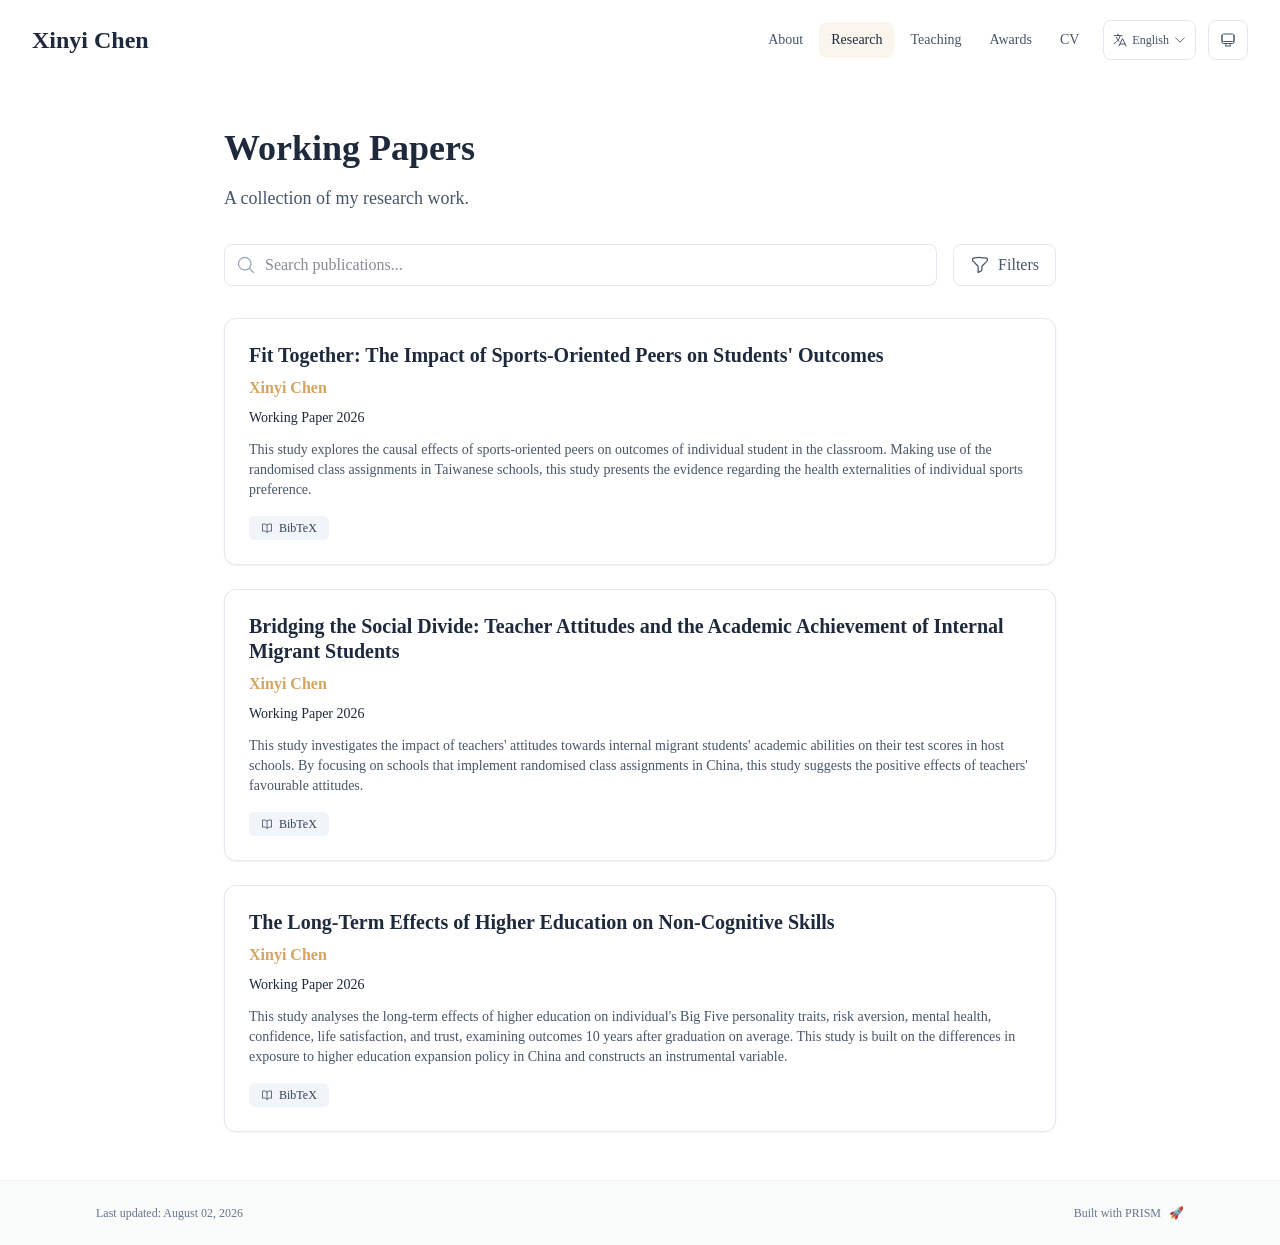
<file: publications/index.html>
<!DOCTYPE html><html lang="en" class="scroll-smooth"><head><meta charSet="utf-8"/><meta name="viewport" content="width=device-width, initial-scale=1"/><link rel="stylesheet" href="/_next/static/css/3f88ecbd4f1d3dd2.css" data-precedence="next"/><link rel="preload" as="script" fetchPriority="low" href="/_next/static/chunks/webpack-af78f5c2c11af041.js"/><script src="/_next/static/chunks/4bd1b696-70b6d399998de86a.js" async=""></script><script src="/_next/static/chunks/684-5aaa8290a129f299.js" async=""></script><script src="/_next/static/chunks/main-app-a5bfe33294cbd5be.js" async=""></script><script src="/_next/static/chunks/461-a9a5d7b05a71d978.js" async=""></script><script src="/_next/static/chunks/874-6cc630662f3664af.js" async=""></script><script src="/_next/static/chunks/291-e39730cc9327e39b.js" async=""></script><script src="/_next/static/chunks/app/layout-a0a54426b493a5fe.js" async=""></script><script src="/_next/static/chunks/178-595a94b9af1e67b5.js" async=""></script><script src="/_next/static/chunks/748-84df502d24ed20fb.js" async=""></script><script src="/_next/static/chunks/app/%5Bslug%5D/page-ffeb90c2d632aad4.js" async=""></script><link rel="icon" href="/favicon.svg" type="image/svg+xml"/><link rel="dns-prefetch" href="https://jialeliu.com"/><link rel="preconnect" href="https://jialeliu.com" crossorigin=""/><script>
              try {
                const theme = localStorage.getItem('theme-storage');
                const parsed = theme ? JSON.parse(theme) : null;
                const setting = parsed?.state?.theme || 'system';
                const prefersDark = typeof window !== 'undefined' && window.matchMedia && window.matchMedia('(prefers-color-scheme: dark)').matches;
                const effective = setting === 'dark' ? 'dark' : (setting === 'light' ? 'light' : (prefersDark ? 'dark' : 'light'));
                var root = document.documentElement;
                root.classList.add(effective);
                root.setAttribute('data-theme', effective);
              } catch (e) {
                var root = document.documentElement;
                root.classList.add('light');
                root.setAttribute('data-theme', 'light');
              }
            </script><script>
    try {
      const cfg = {"enabled":true,"locales":["zh","en"],"defaultLocale":"en","mode":"auto","fixedLocale":"en","persist":true,"switcher":true,"labels":{"zh":"中文","en":"English"}};
      const storageKey = 'locale-storage';
      const normalize = (value) => typeof value === 'string' ? value.trim().replace('_', '-').toLowerCase() : '';
      const matchLocale = (candidate) => {
        const normalized = normalize(candidate);
        if (!normalized) return null;
        if (cfg.locales.includes(normalized)) return normalized;
        const language = normalized.split('-')[0];
        if (cfg.locales.includes(language)) return language;
        return null;
      };

      let resolved = null;

      if (!cfg.enabled) {
        resolved = cfg.defaultLocale;
      } else if (cfg.persist) {
        resolved = matchLocale(localStorage.getItem(storageKey));
      }

      if (!resolved) {
        if (cfg.mode === 'fixed') {
          resolved = cfg.fixedLocale;
        } else {
          resolved = matchLocale(navigator.language);
        }
      }

      if (!resolved) {
        resolved = cfg.defaultLocale;
      }

      const root = document.documentElement;
      root.lang = resolved;
      root.setAttribute('data-locale', resolved);

      if (cfg.persist) {
        localStorage.setItem(storageKey, resolved);
      }
    } catch (e) {
      const root = document.documentElement;
      root.lang = 'en';
      root.setAttribute('data-locale', 'en');
    }
  </script><title>Working Papers | Xinyi Chen</title><meta name="description" content="A collection of my research work."/><meta name="author" content="Xinyi Chen"/><meta name="keywords" content="Xinyi Chen,PhD,Research,University of Glasgow"/><meta name="creator" content="Xinyi Chen"/><meta name="publisher" content="Xinyi Chen"/><meta property="og:title" content="Xinyi Chen"/><meta property="og:description" content="PhD student at the University of Glasgow."/><meta property="og:site_name" content="Xinyi Chen&#x27;s Academic Website"/><meta property="og:locale" content="en_US"/><meta property="og:type" content="website"/><meta name="twitter:card" content="summary"/><meta name="twitter:title" content="Xinyi Chen"/><meta name="twitter:description" content="PhD student at the University of Glasgow."/><link rel="icon" href="/favicon.svg"/><script>document.querySelectorAll('body link[rel="icon"], body link[rel="apple-touch-icon"]').forEach(el => document.head.appendChild(el))</script><script src="/_next/static/chunks/polyfills-42372ed130431b0a.js" noModule=""></script></head><body class="font-sans antialiased"><div style="visibility:hidden"><nav class="fixed top-0 left-0 right-0 z-50" data-headlessui-state=""><div class="transition-all duration-300 ease-out bg-transparent" style="transform:translateY(-100px)"><div class="max-w-7xl mx-auto px-4 sm:px-6 lg:px-8"><div class="flex justify-between items-center h-16 lg:h-20"><div class="flex-shrink-0" tabindex="0"><a class="text-xl lg:text-2xl font-serif font-semibold text-primary hover:text-accent transition-colors duration-200" href="/">Xinyi Chen</a></div><div class="hidden lg:block"><div class="ml-10 flex items-center space-x-3"><div class="relative flex items-baseline space-x-1"><a data-nav-href="/" class="relative px-3 py-2 text-sm font-medium rounded-lg transition-colors duration-150 text-neutral-600" href="/">About</a><a data-nav-href="/publications" class="relative px-3 py-2 text-sm font-medium rounded-lg transition-colors duration-150 text-primary" href="/publications/">Research</a><a data-nav-href="/teaching" class="relative px-3 py-2 text-sm font-medium rounded-lg transition-colors duration-150 text-neutral-600" href="/teaching/">Teaching</a><a data-nav-href="/awards" class="relative px-3 py-2 text-sm font-medium rounded-lg transition-colors duration-150 text-neutral-600" href="/awards/">Awards</a><a data-nav-href="/cv" class="relative px-3 py-2 text-sm font-medium rounded-lg transition-colors duration-150 text-neutral-600" href="/cv/">CV</a></div><div class="flex items-center justify-center w-14 h-10 rounded-lg border border-neutral-200 dark:border-[rgba(148,163,184,0.24)] bg-background dark:bg-neutral-800"><div class="w-6 h-4 rounded bg-neutral-300 animate-pulse"></div></div><div class="flex items-center justify-center w-10 h-10 rounded-lg border border-neutral-200 dark:border-[rgba(148,163,184,0.24)] bg-background dark:bg-neutral-800"><div class="w-4 h-4 rounded-full bg-neutral-300 animate-pulse"></div></div></div></div><div class="lg:hidden flex items-center space-x-2"><div class="flex items-center justify-center w-14 h-10 rounded-lg border border-neutral-200 dark:border-[rgba(148,163,184,0.24)] bg-background dark:bg-neutral-800"><div class="w-6 h-4 rounded bg-neutral-300 animate-pulse"></div></div><div class="flex items-center justify-center w-10 h-10 rounded-lg border border-neutral-200 dark:border-[rgba(148,163,184,0.24)] bg-background dark:bg-neutral-800"><div class="w-4 h-4 rounded-full bg-neutral-300 animate-pulse"></div></div><button class="inline-flex items-center justify-center p-2 rounded-md text-neutral-600 hover:text-primary hover:bg-neutral-100 dark:hover:bg-neutral-800 focus:outline-none focus:ring-2 focus:ring-inset focus:ring-accent transition-colors duration-200" id="headlessui-disclosure-button-«R7pdb»" type="button" aria-expanded="false" data-headlessui-state=""><span class="sr-only">Open main menu</span><div><svg xmlns="http://www.w3.org/2000/svg" fill="none" viewBox="0 0 24 24" stroke-width="1.5" stroke="currentColor" aria-hidden="true" data-slot="icon" class="block h-6 w-6"><path stroke-linecap="round" stroke-linejoin="round" d="M3.75 6.75h16.5M3.75 12h16.5m-16.5 5.25h16.5"></path></svg></div></button></div></div></div></div></nav><main class="min-h-screen pt-16 lg:pt-20"><div class="max-w-4xl mx-auto px-4 sm:px-6 lg:px-8 py-12"><div style="opacity:0;transform:translateY(20px)"><div class="mb-8"><h1 class="text-4xl font-serif font-bold text-primary mb-4">Working Papers</h1><p class="text-lg text-neutral-600 dark:text-neutral-500 max-w-2xl">A collection of my research work.</p></div><div class="mb-8 space-y-4"><div class="flex flex-col sm:flex-row gap-4"><div class="relative flex-grow"><svg xmlns="http://www.w3.org/2000/svg" fill="none" viewBox="0 0 24 24" stroke-width="1.5" stroke="currentColor" aria-hidden="true" data-slot="icon" class="absolute left-3 top-1/2 transform -translate-y-1/2 h-5 w-5 text-neutral-400"><path stroke-linecap="round" stroke-linejoin="round" d="m21 21-5.197-5.197m0 0A7.5 7.5 0 1 0 5.196 5.196a7.5 7.5 0 0 0 10.607 10.607Z"></path></svg><input type="text" placeholder="Search publications..." class="w-full pl-10 pr-4 py-2 rounded-lg border border-neutral-200 dark:border-neutral-800 bg-white dark:bg-neutral-900 focus:ring-2 focus:ring-accent focus:border-transparent transition-all duration-200" value=""/></div><button class="flex items-center justify-center px-4 py-2 rounded-lg border transition-all duration-200 bg-white dark:bg-neutral-900 border-neutral-200 dark:border-neutral-800 text-neutral-600 hover:border-accent hover:text-accent"><svg xmlns="http://www.w3.org/2000/svg" fill="none" viewBox="0 0 24 24" stroke-width="1.5" stroke="currentColor" aria-hidden="true" data-slot="icon" class="h-5 w-5 mr-2"><path stroke-linecap="round" stroke-linejoin="round" d="M12 3c2.755 0 5.455.232 8.083.678.533.09.917.556.917 1.096v1.044a2.25 2.25 0 0 1-.659 1.591l-5.432 5.432a2.25 2.25 0 0 0-.659 1.591v2.927a2.25 2.25 0 0 1-1.244 2.013L9.75 21v-6.568a2.25 2.25 0 0 0-.659-1.591L3.659 7.409A2.25 2.25 0 0 1 3 5.818V4.774c0-.54.384-1.006.917-1.096A48.32 48.32 0 0 1 12 3Z"></path></svg>Filters</button></div></div><div class="space-y-6"><div class="bg-white dark:bg-neutral-900 p-6 rounded-xl shadow-sm border border-neutral-200 dark:border-neutral-800 hover:shadow-md transition-all duration-200" style="opacity:0;transform:translateY(20px)"><div class="flex flex-col md:flex-row gap-6"><div class="flex-grow"><h3 class="text-xl font-semibold text-primary mb-2 leading-tight">Fit Together: The Impact of Sports-Oriented Peers on Students&#x27; Outcomes</h3><p class="text-base text-neutral-600 dark:text-neutral-400 mb-2"><span><span class="font-semibold text-accent ">Xinyi Chen</span></span></p><p class="text-sm font-medium text-neutral-800 dark:text-neutral-600 mb-3">Working Paper<!-- --> <!-- -->2026</p><p class="text-sm text-neutral-600 dark:text-neutral-500 mb-4 line-clamp-3">This study explores the causal effects of sports-oriented peers on outcomes of individual student in the classroom. Making use of the randomised class assignments in Taiwanese schools, this study presents the evidence regarding the health externalities of individual sports preference.</p><div class="flex flex-wrap gap-2 mt-auto"><button class="inline-flex items-center px-3 py-1 rounded-md text-xs font-medium transition-colors bg-neutral-100 dark:bg-neutral-800 text-neutral-700 dark:text-neutral-300 hover:bg-accent hover:text-white"><svg xmlns="http://www.w3.org/2000/svg" fill="none" viewBox="0 0 24 24" stroke-width="1.5" stroke="currentColor" aria-hidden="true" data-slot="icon" class="h-3 w-3 mr-1.5"><path stroke-linecap="round" stroke-linejoin="round" d="M12 6.042A8.967 8.967 0 0 0 6 3.75c-1.052 0-2.062.18-3 .512v14.25A8.987 8.987 0 0 1 6 18c2.305 0 4.408.867 6 2.292m0-14.25a8.966 8.966 0 0 1 6-2.292c1.052 0 2.062.18 3 .512v14.25A8.987 8.987 0 0 0 18 18a8.967 8.967 0 0 0-6 2.292m0-14.25v14.25"></path></svg>BibTeX</button></div></div></div></div><div class="bg-white dark:bg-neutral-900 p-6 rounded-xl shadow-sm border border-neutral-200 dark:border-neutral-800 hover:shadow-md transition-all duration-200" style="opacity:0;transform:translateY(20px)"><div class="flex flex-col md:flex-row gap-6"><div class="flex-grow"><h3 class="text-xl font-semibold text-primary mb-2 leading-tight">Bridging the Social Divide: Teacher Attitudes and the Academic Achievement of Internal Migrant Students</h3><p class="text-base text-neutral-600 dark:text-neutral-400 mb-2"><span><span class="font-semibold text-accent ">Xinyi Chen</span></span></p><p class="text-sm font-medium text-neutral-800 dark:text-neutral-600 mb-3">Working Paper<!-- --> <!-- -->2026</p><p class="text-sm text-neutral-600 dark:text-neutral-500 mb-4 line-clamp-3">This study investigates the impact of teachers&#x27; attitudes towards internal migrant students&#x27; academic abilities on their test scores in host schools. By focusing on schools that implement randomised class assignments in China, this study suggests the positive effects of teachers&#x27; favourable attitudes.</p><div class="flex flex-wrap gap-2 mt-auto"><button class="inline-flex items-center px-3 py-1 rounded-md text-xs font-medium transition-colors bg-neutral-100 dark:bg-neutral-800 text-neutral-700 dark:text-neutral-300 hover:bg-accent hover:text-white"><svg xmlns="http://www.w3.org/2000/svg" fill="none" viewBox="0 0 24 24" stroke-width="1.5" stroke="currentColor" aria-hidden="true" data-slot="icon" class="h-3 w-3 mr-1.5"><path stroke-linecap="round" stroke-linejoin="round" d="M12 6.042A8.967 8.967 0 0 0 6 3.75c-1.052 0-2.062.18-3 .512v14.25A8.987 8.987 0 0 1 6 18c2.305 0 4.408.867 6 2.292m0-14.25a8.966 8.966 0 0 1 6-2.292c1.052 0 2.062.18 3 .512v14.25A8.987 8.987 0 0 0 18 18a8.967 8.967 0 0 0-6 2.292m0-14.25v14.25"></path></svg>BibTeX</button></div></div></div></div><div class="bg-white dark:bg-neutral-900 p-6 rounded-xl shadow-sm border border-neutral-200 dark:border-neutral-800 hover:shadow-md transition-all duration-200" style="opacity:0;transform:translateY(20px)"><div class="flex flex-col md:flex-row gap-6"><div class="flex-grow"><h3 class="text-xl font-semibold text-primary mb-2 leading-tight">The Long-Term Effects of Higher Education on Non-Cognitive Skills</h3><p class="text-base text-neutral-600 dark:text-neutral-400 mb-2"><span><span class="font-semibold text-accent ">Xinyi Chen</span></span></p><p class="text-sm font-medium text-neutral-800 dark:text-neutral-600 mb-3">Working Paper<!-- --> <!-- -->2026</p><p class="text-sm text-neutral-600 dark:text-neutral-500 mb-4 line-clamp-3">This study analyses the long-term effects of higher education on individual&#x27;s Big Five personality traits, risk aversion, mental health, confidence, life satisfaction, and trust, examining outcomes 10 years after graduation on average. This study is built on the differences in exposure to higher education expansion policy in China and constructs an instrumental variable.</p><div class="flex flex-wrap gap-2 mt-auto"><button class="inline-flex items-center px-3 py-1 rounded-md text-xs font-medium transition-colors bg-neutral-100 dark:bg-neutral-800 text-neutral-700 dark:text-neutral-300 hover:bg-accent hover:text-white"><svg xmlns="http://www.w3.org/2000/svg" fill="none" viewBox="0 0 24 24" stroke-width="1.5" stroke="currentColor" aria-hidden="true" data-slot="icon" class="h-3 w-3 mr-1.5"><path stroke-linecap="round" stroke-linejoin="round" d="M12 6.042A8.967 8.967 0 0 0 6 3.75c-1.052 0-2.062.18-3 .512v14.25A8.987 8.987 0 0 1 6 18c2.305 0 4.408.867 6 2.292m0-14.25a8.966 8.966 0 0 1 6-2.292c1.052 0 2.062.18 3 .512v14.25A8.987 8.987 0 0 0 18 18a8.967 8.967 0 0 0-6 2.292m0-14.25v14.25"></path></svg>BibTeX</button></div></div></div></div></div></div></div><!--$--><!--/$--><!--$--><!--/$--></main><footer class="border-t border-neutral-200/50 bg-neutral-50/50 dark:bg-neutral-900/50 dark:border-neutral-700/50"><div class="max-w-6xl mx-auto px-4 sm:px-6 lg:px-8 py-6"><div class="flex flex-col sm:flex-row justify-between items-center gap-2"><p class="text-xs text-neutral-500">Last updated<!-- -->: <!-- -->August 02, 2026</p><p class="text-xs text-neutral-500 flex items-center"><a href="https://github.com/xyjoey/PRISM" target="_blank" rel="noopener noreferrer">Built with PRISM</a><span class="ml-2">🚀</span></p></div></div></footer></div><script src="/_next/static/chunks/webpack-af78f5c2c11af041.js" async=""></script><script>(self.__next_f=self.__next_f||[]).push([0])</script><script>self.__next_f.push([1,"1:\"$Sreact.fragment\"\n3:I[3719,[\"461\",\"static/chunks/461-a9a5d7b05a71d978.js\",\"874\",\"static/chunks/874-6cc630662f3664af.js\",\"291\",\"static/chunks/291-e39730cc9327e39b.js\",\"177\",\"static/chunks/app/layout-a0a54426b493a5fe.js\"],\"ThemeProvider\"]\n4:I[310,[\"461\",\"static/chunks/461-a9a5d7b05a71d978.js\",\"874\",\"static/chunks/874-6cc630662f3664af.js\",\"291\",\"static/chunks/291-e39730cc9327e39b.js\",\"177\",\"static/chunks/app/layout-a0a54426b493a5fe.js\"],\"LocaleProvider\"]\n5:I[4574,[\"461\",\"static/chunks/461-a9a5d7b05a71d978.js\",\"874\",\"static/chunks/874-6cc630662f3664af.js\",\"291\",\"static/chunks/291-e39730cc9327e39b.js\",\"177\",\"static/chunks/app/layout-a0a54426b493a5fe.js\"],\"default\"]\n6:I[7555,[],\"\"]\n7:I[1295,[],\"\"]\n8:I[2548,[\"461\",\"static/chunks/461-a9a5d7b05a71d978.js\",\"874\",\"static/chunks/874-6cc630662f3664af.js\",\"291\",\"static/chunks/291-e39730cc9327e39b.js\",\"177\",\"static/chunks/app/layout-a0a54426b493a5fe.js\"],\"default\"]\na:I[9665,[],\"MetadataBoundary\"]\nc:I[9665,[],\"OutletBoundary\"]\nf:I[4911,[],\"AsyncMetadataOutlet\"]\n11:I[9665,[],\"ViewportBoundary\"]\n13:I[6614,[],\"\"]\n:HL[\"/_next/static/css/3f88ecbd4f1d3dd2.css\",\"style\"]\n2:T5d7,\n    try {\n      const cfg = {\"enabled\":true,\"locales\":[\"zh\",\"en\"],\"defaultLocale\":\"en\",\"mode\":\"auto\",\"fixedLocale\":\"en\",\"persist\":true,\"switcher\":true,\"labels\":{\"zh\":\"中文\",\"en\":\"English\"}};\n      const storageKey = 'locale-storage';\n      const normalize = (value) =\u003e typeof value === 'string' ? value.trim().replace('_', '-').toLowerCase() : '';\n      const matchLocale = (candidate) =\u003e {\n        const normalized = normalize(candidate);\n        if (!normalized) return null;\n        if (cfg.locales.includes(normalized)) return normalized;\n        const language = normalized.split('-')[0];\n        if (cfg.locales.includes(language)) return language;\n        return null;\n      };\n\n      let resolved = null;\n\n      if (!cfg.enabled) {\n        resolved = cfg.defaultLocale;\n      } else if (cfg.persist) {\n        resolved = matchLocale(localStorage.getItem(storageKey));\n      }\n\n      if (!resolved) {\n        if ("])</script><script>self.__next_f.push([1,"cfg.mode === 'fixed') {\n          resolved = cfg.fixedLocale;\n        } else {\n          resolved = matchLocale(navigator.language);\n        }\n      }\n\n      if (!resolved) {\n        resolved = cfg.defaultLocale;\n      }\n\n      const root = document.documentElement;\n      root.lang = resolved;\n      root.setAttribute('data-locale', resolved);\n\n      if (cfg.persist) {\n        localStorage.setItem(storageKey, resolved);\n      }\n    } catch (e) {\n      const root = document.documentElement;\n      root.lang = 'en';\n      root.setAttribute('data-locale', 'en');\n    }\n  "])</script><script>self.__next_f.push([1,"0:{\"P\":null,\"b\":\"Pk11Cx-3OMusFUk-MYYaJ\",\"p\":\"\",\"c\":[\"\",\"publications\",\"\"],\"i\":false,\"f\":[[[\"\",{\"children\":[[\"slug\",\"publications\",\"d\"],{\"children\":[\"__PAGE__\",{}]}]},\"$undefined\",\"$undefined\",true],[\"\",[\"$\",\"$1\",\"c\",{\"children\":[[[\"$\",\"link\",\"0\",{\"rel\":\"stylesheet\",\"href\":\"/_next/static/css/3f88ecbd4f1d3dd2.css\",\"precedence\":\"next\",\"crossOrigin\":\"$undefined\",\"nonce\":\"$undefined\"}]],[\"$\",\"html\",null,{\"lang\":\"en\",\"className\":\"scroll-smooth\",\"suppressHydrationWarning\":true,\"children\":[[\"$\",\"head\",null,{\"children\":[[\"$\",\"link\",null,{\"rel\":\"icon\",\"href\":\"/favicon.svg\",\"type\":\"image/svg+xml\"}],[\"$\",\"link\",null,{\"rel\":\"dns-prefetch\",\"href\":\"https://jialeliu.com\"}],[\"$\",\"link\",null,{\"rel\":\"preconnect\",\"href\":\"https://jialeliu.com\",\"crossOrigin\":\"\"}],[\"$\",\"script\",null,{\"dangerouslySetInnerHTML\":{\"__html\":\"\\n              try {\\n                const theme = localStorage.getItem('theme-storage');\\n                const parsed = theme ? JSON.parse(theme) : null;\\n                const setting = parsed?.state?.theme || 'system';\\n                const prefersDark = typeof window !== 'undefined' \u0026\u0026 window.matchMedia \u0026\u0026 window.matchMedia('(prefers-color-scheme: dark)').matches;\\n                const effective = setting === 'dark' ? 'dark' : (setting === 'light' ? 'light' : (prefersDark ? 'dark' : 'light'));\\n                var root = document.documentElement;\\n                root.classList.add(effective);\\n                root.setAttribute('data-theme', effective);\\n              } catch (e) {\\n                var root = document.documentElement;\\n                root.classList.add('light');\\n                root.setAttribute('data-theme', 'light');\\n              }\\n            \"}}],[\"$\",\"script\",null,{\"dangerouslySetInnerHTML\":{\"__html\":\"$2\"}}]]}],[\"$\",\"body\",null,{\"className\":\"font-sans antialiased\",\"children\":[\"$\",\"$L3\",null,{\"children\":[\"$\",\"$L4\",null,{\"config\":{\"enabled\":true,\"locales\":[\"zh\",\"en\"],\"defaultLocale\":\"en\",\"mode\":\"auto\",\"fixedLocale\":\"en\",\"persist\":true,\"switcher\":true,\"labels\":{\"zh\":\"中文\",\"en\":\"English\"}},\"children\":[[\"$\",\"$L5\",null,{\"items\":[{\"title\":\"About\",\"type\":\"page\",\"target\":\"about\",\"href\":\"/\"},{\"title\":\"Research\",\"type\":\"page\",\"target\":\"publications\",\"href\":\"/publications\"},{\"title\":\"Teaching\",\"type\":\"page\",\"target\":\"teaching\",\"href\":\"/teaching\"},{\"title\":\"Awards\",\"type\":\"page\",\"target\":\"awards\",\"href\":\"/awards\"},{\"title\":\"CV\",\"type\":\"page\",\"target\":\"cv\",\"href\":\"/cv\"}],\"siteTitle\":\"Xinyi Chen\",\"enableOnePageMode\":false,\"i18n\":\"$0:f:0:1:1:props:children:1:props:children:1:props:children:props:children:props:config\",\"itemsByLocale\":{\"zh\":[{\"title\":\"关于我\",\"type\":\"page\",\"target\":\"about\",\"href\":\"/\"},{\"title\":\"论文\",\"type\":\"page\",\"target\":\"publications\",\"href\":\"/publications\"},{\"title\":\"教学\",\"type\":\"page\",\"target\":\"teaching\",\"href\":\"/teaching\"},{\"title\":\"奖项\",\"type\":\"page\",\"target\":\"awards\",\"href\":\"/awards\"},{\"title\":\"简历\",\"type\":\"page\",\"target\":\"cv\",\"href\":\"/cv\"}],\"en\":[{\"title\":\"About\",\"type\":\"page\",\"target\":\"about\",\"href\":\"/\"},{\"title\":\"Research\",\"type\":\"page\",\"target\":\"publications\",\"href\":\"/publications\"},{\"title\":\"Teaching\",\"type\":\"page\",\"target\":\"teaching\",\"href\":\"/teaching\"},{\"title\":\"Awards\",\"type\":\"page\",\"target\":\"awards\",\"href\":\"/awards\"},{\"title\":\"CV\",\"type\":\"page\",\"target\":\"cv\",\"href\":\"/cv\"}]},\"siteTitleByLocale\":{\"zh\":\"陈心怡\",\"en\":\"Xinyi Chen\"}}],[\"$\",\"main\",null,{\"className\":\"min-h-screen pt-16 lg:pt-20\",\"children\":[\"$\",\"$L6\",null,{\"parallelRouterKey\":\"children\",\"error\":\"$undefined\",\"errorStyles\":\"$undefined\",\"errorScripts\":\"$undefined\",\"template\":[\"$\",\"$L7\",null,{}],\"templateStyles\":\"$undefined\",\"templateScripts\":\"$undefined\",\"notFound\":[[[\"$\",\"title\",null,{\"children\":\"404: This page could not be found.\"}],[\"$\",\"div\",null,{\"style\":{\"fontFamily\":\"system-ui,\\\"Segoe UI\\\",Roboto,Helvetica,Arial,sans-serif,\\\"Apple Color Emoji\\\",\\\"Segoe UI Emoji\\\"\",\"height\":\"100vh\",\"textAlign\":\"center\",\"display\":\"flex\",\"flexDirection\":\"column\",\"alignItems\":\"center\",\"justifyContent\":\"center\"},\"children\":[\"$\",\"div\",null,{\"children\":[[\"$\",\"style\",null,{\"dangerouslySetInnerHTML\":{\"__html\":\"body{color:#000;background:#fff;margin:0}.next-error-h1{border-right:1px solid rgba(0,0,0,.3)}@media (prefers-color-scheme:dark){body{color:#fff;background:#000}.next-error-h1{border-right:1px solid rgba(255,255,255,.3)}}\"}}],[\"$\",\"h1\",null,{\"className\":\"next-error-h1\",\"style\":{\"display\":\"inline-block\",\"margin\":\"0 20px 0 0\",\"padding\":\"0 23px 0 0\",\"fontSize\":24,\"fontWeight\":500,\"verticalAlign\":\"top\",\"lineHeight\":\"49px\"},\"children\":404}],[\"$\",\"div\",null,{\"style\":{\"display\":\"inline-block\"},\"children\":[\"$\",\"h2\",null,{\"style\":{\"fontSize\":14,\"fontWeight\":400,\"lineHeight\":\"49px\",\"margin\":0},\"children\":\"This page could not be found.\"}]}]]}]}]],[]],\"forbidden\":\"$undefined\",\"unauthorized\":\"$undefined\"}]}],[\"$\",\"$L8\",null,{\"lastUpdated\":\"August 02, 2026\",\"lastUpdatedByLocale\":{\"zh\":\"2026年8月3日\",\"en\":\"August 02, 2026\"},\"defaultLocale\":\"en\"}]]}]}]}]]}]]}],{\"children\":[[\"slug\",\"publications\",\"d\"],[\"$\",\"$1\",\"c\",{\"children\":[null,[\"$\",\"$L6\",null,{\"parallelRouterKey\":\"children\",\"error\":\"$undefined\",\"errorStyles\":\"$undefined\",\"errorScripts\":\"$undefined\",\"template\":[\"$\",\"$L7\",null,{}],\"templateStyles\":\"$undefined\",\"templateScripts\":\"$undefined\",\"notFound\":\"$undefined\",\"forbidden\":\"$undefined\",\"unauthorized\":\"$undefined\"}]]}],{\"children\":[\"__PAGE__\",[\"$\",\"$1\",\"c\",{\"children\":[\"$L9\",[\"$\",\"$La\",null,{\"children\":\"$Lb\"}],null,[\"$\",\"$Lc\",null,{\"children\":[\"$Ld\",\"$Le\",[\"$\",\"$Lf\",null,{\"promise\":\"$@10\"}]]}]]}],{},null,false]},null,false]},null,false],[\"$\",\"$1\",\"h\",{\"children\":[null,[\"$\",\"$1\",\"O7m2PojYg-Jln8mah9Csb\",{\"children\":[[\"$\",\"$L11\",null,{\"children\":\"$L12\"}],null]}],null]}],false]],\"m\":\"$undefined\",\"G\":[\"$13\",\"$undefined\"],\"s\":false,\"S\":true}\n"])</script><script>self.__next_f.push([1,"14:\"$Sreact.suspense\"\n15:I[4911,[],\"AsyncMetadata\"]\n17:I[2382,[\"461\",\"static/chunks/461-a9a5d7b05a71d978.js\",\"178\",\"static/chunks/178-595a94b9af1e67b5.js\",\"748\",\"static/chunks/748-84df502d24ed20fb.js\",\"182\",\"static/chunks/app/%5Bslug%5D/page-ffeb90c2d632aad4.js\"],\"default\"]\nb:[\"$\",\"$14\",null,{\"fallback\":null,\"children\":[\"$\",\"$L15\",null,{\"promise\":\"$@16\"}]}]\n"])</script><script>self.__next_f.push([1,"9:[\"$\",\"$L17\",null,{\"dataByLocale\":{\"zh\":{\"type\":\"publication\",\"config\":{\"type\":\"publication\",\"title\":\"论文\",\"description\":\"我的研究成果列表。\",\"source\":\"publications.bib\"},\"publications\":[{\"id\":\"chen2026fit\",\"title\":\"Fit Together: The Impact of Sports-Oriented Peers on Students' Outcomes\",\"titleNodes\":[{\"type\":\"text\",\"text\":\"Fit Together: The Impact of Sports-Oriented Peers on Students' Outcomes\"}],\"authors\":[{\"name\":\"Xinyi Chen\",\"isHighlighted\":true,\"isCorresponding\":false,\"isCoAuthor\":false}],\"year\":2026,\"type\":\"journal\",\"status\":\"published\",\"tags\":[\"Sports\",\"Peer Effects\",\"Physical Activity\",\"Health\",\"Education Economics\"],\"keywords\":\"$9:props:dataByLocale:zh:publications:0:tags\",\"researchArea\":\"ai-healthcare\",\"journal\":\"Working Paper\",\"conference\":\"\",\"abstract\":\"\",\"description\":\"This study explores the causal effects of sports-oriented peers on outcomes of individual student in the classroom. Making use of the randomised class assignments in Taiwanese schools, this study presents the evidence regarding the health externalities of individual sports preference.\",\"selected\":true,\"bibtex\":\"@article{chen2026fit,\\n  title = {Fit Together: The Impact of Sports-Oriented Peers on Students' Outcomes},\\n  author = {Xinyi Chen},\\n  year = {2026},\\n  journal = {Working Paper},\\n  urldate = {2026-08-03},\\n  langid = {english},\\n  abstract = {}\\n}\"},{\"id\":\"chen2026migrant\",\"title\":\"Bridging the Social Divide: Teacher Attitudes and the Academic Achievement of Internal Migrant Students\",\"titleNodes\":[{\"type\":\"text\",\"text\":\"Bridging the Social Divide: Teacher Attitudes and the Academic Achievement of Internal Migrant Students\"}],\"authors\":[{\"name\":\"Xinyi Chen\",\"isHighlighted\":true,\"isCorresponding\":false,\"isCoAuthor\":false}],\"year\":2026,\"type\":\"journal\",\"status\":\"published\",\"tags\":[\"\"],\"keywords\":\"$9:props:dataByLocale:zh:publications:1:tags\",\"researchArea\":\"machine-learning\",\"journal\":\"Working Paper\",\"conference\":\"\",\"abstract\":\"\",\"description\":\"This study investigates the impact of teachers' attitudes towards internal migrant students' academic abilities on their test scores in host schools. By focusing on schools that implement randomised class assignments in China, this study suggests the positive effects of teachers' favourable attitudes.\",\"selected\":true,\"bibtex\":\"@article{chen2026migrant,\\n  title = {Bridging the Social Divide: Teacher Attitudes and the Academic Achievement of Internal Migrant Students},\\n  author = {Xinyi Chen},\\n  year = {},\\n  journal = {Working Paper},\\n  urldate = {2026-08-03},\\n  langid = {english},\\n  abstract = {}\\n}\"},{\"id\":\"chen2026noncognitive\",\"title\":\"The Long-Term Effects of Higher Education on Non-Cognitive Skills\",\"titleNodes\":[{\"type\":\"text\",\"text\":\"The Long-Term Effects of Higher Education on Non-Cognitive Skills\"}],\"authors\":[{\"name\":\"Xinyi Chen\",\"isHighlighted\":true,\"isCorresponding\":false,\"isCoAuthor\":false}],\"year\":2026,\"type\":\"journal\",\"status\":\"published\",\"tags\":[\"\"],\"keywords\":\"$9:props:dataByLocale:zh:publications:2:tags\",\"researchArea\":\"machine-learning\",\"journal\":\"Working Paper\",\"conference\":\"\",\"abstract\":\"\",\"description\":\"This study analyses the long-term effects of higher education on individual's Big Five personality traits, risk aversion, mental health, confidence, life satisfaction, and trust, examining outcomes 10 years after graduation on average. This study is built on the differences in exposure to higher education expansion policy in China and constructs an instrumental variable.\",\"selected\":true,\"bibtex\":\"@article{chen2026noncognitive,\\n  title = {The Long-Term Effects of Higher Education on Non-Cognitive Skills},\\n  author = {Xinyi Chen},\\n  year = {},\\n  journal = {Working Paper},\\n  urldate = {2026-08-03},\\n  langid = {english},\\n  abstract = {}\\n}\"}]},\"en\":{\"type\":\"publication\",\"config\":{\"type\":\"publication\",\"title\":\"Working Papers\",\"description\":\"A collection of my research work.\",\"source\":\"publications.bib\"},\"publications\":[{\"id\":\"chen2026fit\",\"title\":\"Fit Together: The Impact of Sports-Oriented Peers on Students' Outcomes\",\"titleNodes\":[{\"type\":\"text\",\"text\":\"Fit Together: The Impact of Sports-Oriented Peers on Students' Outcomes\"}],\"authors\":[{\"name\":\"Xinyi Chen\",\"isHighlighted\":true,\"isCorresponding\":false,\"isCoAuthor\":false}],\"year\":2026,\"type\":\"journal\",\"status\":\"published\",\"tags\":[\"Sports\",\"Peer Effects\",\"Physical Activity\",\"Health\",\"Education Economics\"],\"keywords\":\"$9:props:dataByLocale:en:publications:0:tags\",\"researchArea\":\"ai-healthcare\",\"journal\":\"Working Paper\",\"conference\":\"\",\"abstract\":\"\",\"description\":\"This study explores the causal effects of sports-oriented peers on outcomes of individual student in the classroom. Making use of the randomised class assignments in Taiwanese schools, this study presents the evidence regarding the health externalities of individual sports preference.\",\"selected\":true,\"bibtex\":\"@article{chen2026fit,\\n  title = {Fit Together: The Impact of Sports-Oriented Peers on Students' Outcomes},\\n  author = {Xinyi Chen},\\n  year = {2026},\\n  journal = {Working Paper},\\n  urldate = {2026-08-03},\\n  langid = {english},\\n  abstract = {}\\n}\"},{\"id\":\"chen2026migrant\",\"title\":\"Bridging the Social Divide: Teacher Attitudes and the Academic Achievement of Internal Migrant Students\",\"titleNodes\":[{\"type\":\"text\",\"text\":\"Bridging the Social Divide: Teacher Attitudes and the Academic Achievement of Internal Migrant Students\"}],\"authors\":[{\"name\":\"Xinyi Chen\",\"isHighlighted\":true,\"isCorresponding\":false,\"isCoAuthor\":false}],\"year\":2026,\"type\":\"journal\",\"status\":\"published\",\"tags\":[\"\"],\"keywords\":\"$9:props:dataByLocale:en:publications:1:tags\",\"researchArea\":\"machine-learning\",\"journal\":\"Working Paper\",\"conference\":\"\",\"abstract\":\"\",\"description\":\"This study investigates the impact of teachers' attitudes towards internal migrant students' academic abilities on their test scores in host schools. By focusing on schools that implement randomised class assignments in China, this study suggests the positive effects of teachers' favourable attitudes.\",\"selected\":true,\"bibtex\":\"@article{chen2026migrant,\\n  title = {Bridging the Social Divide: Teacher Attitudes and the Academic Achievement of Internal Migrant Students},\\n  author = {Xinyi Chen},\\n  year = {},\\n  journal = {Working Paper},\\n  urldate = {2026-08-03},\\n  langid = {english},\\n  abstract = {}\\n}\"},{\"id\":\"chen2026noncognitive\",\"title\":\"The Long-Term Effects of Higher Education on Non-Cognitive Skills\",\"titleNodes\":[{\"type\":\"text\",\"text\":\"The Long-Term Effects of Higher Education on Non-Cognitive Skills\"}],\"authors\":[{\"name\":\"Xinyi Chen\",\"isHighlighted\":true,\"isCorresponding\":false,\"isCoAuthor\":false}],\"year\":2026,\"type\":\"journal\",\"status\":\"published\",\"tags\":[\"\"],\"keywords\":\"$9:props:dataByLocale:en:publications:2:tags\",\"researchArea\":\"machine-learning\",\"journal\":\"Working Paper\",\"conference\":\"\",\"abstract\":\"\",\"description\":\"This study analyses the long-term effects of higher education on individual's Big Five personality traits, risk aversion, mental health, confidence, life satisfaction, and trust, examining outcomes 10 years after graduation on average. This study is built on the differences in exposure to higher education expansion policy in China and constructs an instrumental variable.\",\"selected\":true,\"bibtex\":\"@article{chen2026noncognitive,\\n  title = {The Long-Term Effects of Higher Education on Non-Cognitive Skills},\\n  author = {Xinyi Chen},\\n  year = {},\\n  journal = {Working Paper},\\n  urldate = {2026-08-03},\\n  langid = {english},\\n  abstract = {}\\n}\"}]}},\"defaultLocale\":\"en\"}]\n"])</script><script>self.__next_f.push([1,"e:null\n"])</script><script>self.__next_f.push([1,"12:[[\"$\",\"meta\",\"0\",{\"charSet\":\"utf-8\"}],[\"$\",\"meta\",\"1\",{\"name\":\"viewport\",\"content\":\"width=device-width, initial-scale=1\"}]]\nd:null\n"])</script><script>self.__next_f.push([1,"16:{\"metadata\":[[\"$\",\"title\",\"0\",{\"children\":\"Working Papers | Xinyi Chen\"}],[\"$\",\"meta\",\"1\",{\"name\":\"description\",\"content\":\"A collection of my research work.\"}],[\"$\",\"meta\",\"2\",{\"name\":\"author\",\"content\":\"Xinyi Chen\"}],[\"$\",\"meta\",\"3\",{\"name\":\"keywords\",\"content\":\"Xinyi Chen,PhD,Research,University of Glasgow\"}],[\"$\",\"meta\",\"4\",{\"name\":\"creator\",\"content\":\"Xinyi Chen\"}],[\"$\",\"meta\",\"5\",{\"name\":\"publisher\",\"content\":\"Xinyi Chen\"}],[\"$\",\"meta\",\"6\",{\"property\":\"og:title\",\"content\":\"Xinyi Chen\"}],[\"$\",\"meta\",\"7\",{\"property\":\"og:description\",\"content\":\"PhD student at the University of Glasgow.\"}],[\"$\",\"meta\",\"8\",{\"property\":\"og:site_name\",\"content\":\"Xinyi Chen's Academic Website\"}],[\"$\",\"meta\",\"9\",{\"property\":\"og:locale\",\"content\":\"en_US\"}],[\"$\",\"meta\",\"10\",{\"property\":\"og:type\",\"content\":\"website\"}],[\"$\",\"meta\",\"11\",{\"name\":\"twitter:card\",\"content\":\"summary\"}],[\"$\",\"meta\",\"12\",{\"name\":\"twitter:title\",\"content\":\"Xinyi Chen\"}],[\"$\",\"meta\",\"13\",{\"name\":\"twitter:description\",\"content\":\"PhD student at the University of Glasgow.\"}],[\"$\",\"link\",\"14\",{\"rel\":\"icon\",\"href\":\"/favicon.svg\"}]],\"error\":null,\"digest\":\"$undefined\"}\n10:{\"metadata\":\"$16:metadata\",\"error\":null,\"digest\":\"$undefined\"}\n"])</script></body></html>
</file>
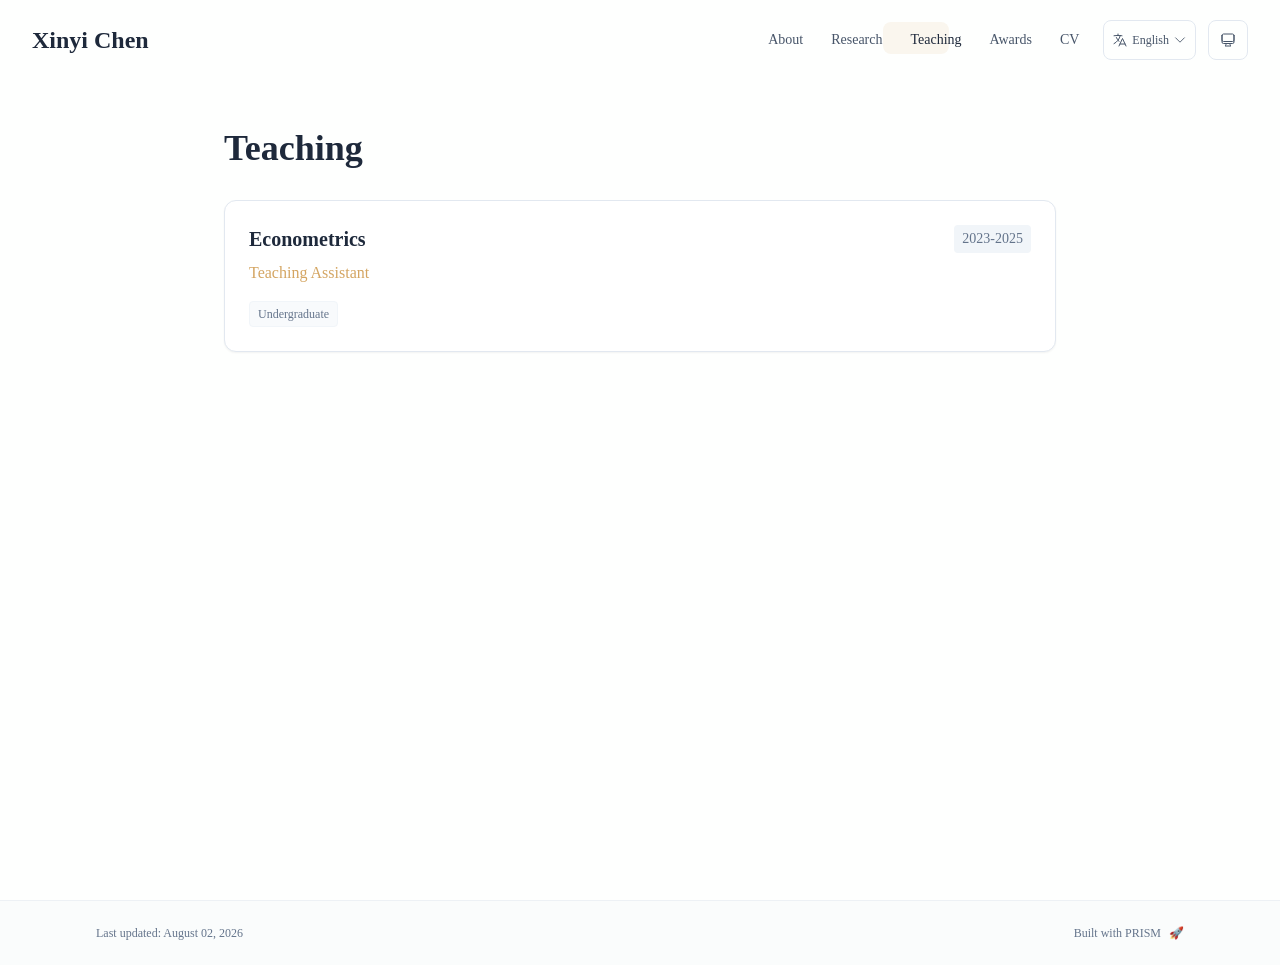
<file: teaching/index.html>
<!DOCTYPE html><html lang="en" class="scroll-smooth"><head><meta charSet="utf-8"/><meta name="viewport" content="width=device-width, initial-scale=1"/><link rel="stylesheet" href="/_next/static/css/3f88ecbd4f1d3dd2.css" data-precedence="next"/><link rel="preload" as="script" fetchPriority="low" href="/_next/static/chunks/webpack-af78f5c2c11af041.js"/><script src="/_next/static/chunks/4bd1b696-70b6d399998de86a.js" async=""></script><script src="/_next/static/chunks/684-5aaa8290a129f299.js" async=""></script><script src="/_next/static/chunks/main-app-a5bfe33294cbd5be.js" async=""></script><script src="/_next/static/chunks/461-a9a5d7b05a71d978.js" async=""></script><script src="/_next/static/chunks/874-6cc630662f3664af.js" async=""></script><script src="/_next/static/chunks/291-e39730cc9327e39b.js" async=""></script><script src="/_next/static/chunks/app/layout-a0a54426b493a5fe.js" async=""></script><script src="/_next/static/chunks/178-595a94b9af1e67b5.js" async=""></script><script src="/_next/static/chunks/748-84df502d24ed20fb.js" async=""></script><script src="/_next/static/chunks/app/%5Bslug%5D/page-ffeb90c2d632aad4.js" async=""></script><link rel="icon" href="/favicon.svg" type="image/svg+xml"/><link rel="dns-prefetch" href="https://jialeliu.com"/><link rel="preconnect" href="https://jialeliu.com" crossorigin=""/><script>
              try {
                const theme = localStorage.getItem('theme-storage');
                const parsed = theme ? JSON.parse(theme) : null;
                const setting = parsed?.state?.theme || 'system';
                const prefersDark = typeof window !== 'undefined' && window.matchMedia && window.matchMedia('(prefers-color-scheme: dark)').matches;
                const effective = setting === 'dark' ? 'dark' : (setting === 'light' ? 'light' : (prefersDark ? 'dark' : 'light'));
                var root = document.documentElement;
                root.classList.add(effective);
                root.setAttribute('data-theme', effective);
              } catch (e) {
                var root = document.documentElement;
                root.classList.add('light');
                root.setAttribute('data-theme', 'light');
              }
            </script><script>
    try {
      const cfg = {"enabled":true,"locales":["zh","en"],"defaultLocale":"en","mode":"auto","fixedLocale":"en","persist":true,"switcher":true,"labels":{"zh":"中文","en":"English"}};
      const storageKey = 'locale-storage';
      const normalize = (value) => typeof value === 'string' ? value.trim().replace('_', '-').toLowerCase() : '';
      const matchLocale = (candidate) => {
        const normalized = normalize(candidate);
        if (!normalized) return null;
        if (cfg.locales.includes(normalized)) return normalized;
        const language = normalized.split('-')[0];
        if (cfg.locales.includes(language)) return language;
        return null;
      };

      let resolved = null;

      if (!cfg.enabled) {
        resolved = cfg.defaultLocale;
      } else if (cfg.persist) {
        resolved = matchLocale(localStorage.getItem(storageKey));
      }

      if (!resolved) {
        if (cfg.mode === 'fixed') {
          resolved = cfg.fixedLocale;
        } else {
          resolved = matchLocale(navigator.language);
        }
      }

      if (!resolved) {
        resolved = cfg.defaultLocale;
      }

      const root = document.documentElement;
      root.lang = resolved;
      root.setAttribute('data-locale', resolved);

      if (cfg.persist) {
        localStorage.setItem(storageKey, resolved);
      }
    } catch (e) {
      const root = document.documentElement;
      root.lang = 'en';
      root.setAttribute('data-locale', 'en');
    }
  </script><title>Teaching | Xinyi Chen</title><meta name="author" content="Xinyi Chen"/><meta name="keywords" content="Xinyi Chen,PhD,Research,University of Glasgow"/><meta name="creator" content="Xinyi Chen"/><meta name="publisher" content="Xinyi Chen"/><meta property="og:title" content="Xinyi Chen"/><meta property="og:description" content="PhD student at the University of Glasgow."/><meta property="og:site_name" content="Xinyi Chen&#x27;s Academic Website"/><meta property="og:locale" content="en_US"/><meta property="og:type" content="website"/><meta name="twitter:card" content="summary"/><meta name="twitter:title" content="Xinyi Chen"/><meta name="twitter:description" content="PhD student at the University of Glasgow."/><link rel="icon" href="/favicon.svg"/><script>document.querySelectorAll('body link[rel="icon"], body link[rel="apple-touch-icon"]').forEach(el => document.head.appendChild(el))</script><script src="/_next/static/chunks/polyfills-42372ed130431b0a.js" noModule=""></script></head><body class="font-sans antialiased"><div style="visibility:hidden"><nav class="fixed top-0 left-0 right-0 z-50" data-headlessui-state=""><div class="transition-all duration-300 ease-out bg-transparent" style="transform:translateY(-100px)"><div class="max-w-7xl mx-auto px-4 sm:px-6 lg:px-8"><div class="flex justify-between items-center h-16 lg:h-20"><div class="flex-shrink-0" tabindex="0"><a class="text-xl lg:text-2xl font-serif font-semibold text-primary hover:text-accent transition-colors duration-200" href="/">Xinyi Chen</a></div><div class="hidden lg:block"><div class="ml-10 flex items-center space-x-3"><div class="relative flex items-baseline space-x-1"><a data-nav-href="/" class="relative px-3 py-2 text-sm font-medium rounded-lg transition-colors duration-150 text-neutral-600" href="/">About</a><a data-nav-href="/publications" class="relative px-3 py-2 text-sm font-medium rounded-lg transition-colors duration-150 text-neutral-600" href="/publications/">Research</a><a data-nav-href="/teaching" class="relative px-3 py-2 text-sm font-medium rounded-lg transition-colors duration-150 text-primary" href="/teaching/">Teaching</a><a data-nav-href="/awards" class="relative px-3 py-2 text-sm font-medium rounded-lg transition-colors duration-150 text-neutral-600" href="/awards/">Awards</a><a data-nav-href="/cv" class="relative px-3 py-2 text-sm font-medium rounded-lg transition-colors duration-150 text-neutral-600" href="/cv/">CV</a></div><div class="flex items-center justify-center w-14 h-10 rounded-lg border border-neutral-200 dark:border-[rgba(148,163,184,0.24)] bg-background dark:bg-neutral-800"><div class="w-6 h-4 rounded bg-neutral-300 animate-pulse"></div></div><div class="flex items-center justify-center w-10 h-10 rounded-lg border border-neutral-200 dark:border-[rgba(148,163,184,0.24)] bg-background dark:bg-neutral-800"><div class="w-4 h-4 rounded-full bg-neutral-300 animate-pulse"></div></div></div></div><div class="lg:hidden flex items-center space-x-2"><div class="flex items-center justify-center w-14 h-10 rounded-lg border border-neutral-200 dark:border-[rgba(148,163,184,0.24)] bg-background dark:bg-neutral-800"><div class="w-6 h-4 rounded bg-neutral-300 animate-pulse"></div></div><div class="flex items-center justify-center w-10 h-10 rounded-lg border border-neutral-200 dark:border-[rgba(148,163,184,0.24)] bg-background dark:bg-neutral-800"><div class="w-4 h-4 rounded-full bg-neutral-300 animate-pulse"></div></div><button class="inline-flex items-center justify-center p-2 rounded-md text-neutral-600 hover:text-primary hover:bg-neutral-100 dark:hover:bg-neutral-800 focus:outline-none focus:ring-2 focus:ring-inset focus:ring-accent transition-colors duration-200" id="headlessui-disclosure-button-«R7pdb»" type="button" aria-expanded="false" data-headlessui-state=""><span class="sr-only">Open main menu</span><div><svg xmlns="http://www.w3.org/2000/svg" fill="none" viewBox="0 0 24 24" stroke-width="1.5" stroke="currentColor" aria-hidden="true" data-slot="icon" class="block h-6 w-6"><path stroke-linecap="round" stroke-linejoin="round" d="M3.75 6.75h16.5M3.75 12h16.5m-16.5 5.25h16.5"></path></svg></div></button></div></div></div></div></nav><main class="min-h-screen pt-16 lg:pt-20"><div class="max-w-4xl mx-auto px-4 sm:px-6 lg:px-8 py-12"><div style="opacity:0;transform:translateY(20px)"><div class="mb-8"><h1 class="text-4xl font-serif font-bold text-primary mb-4">Teaching</h1></div><div class="grid gap-6"><div class="bg-white dark:bg-neutral-900 p-6 rounded-xl shadow-sm border border-neutral-200 dark:border-neutral-800 hover:shadow-lg transition-all duration-200 hover:scale-[1.01]" style="opacity:0;transform:translateY(20px)"><div class="flex justify-between items-start mb-2"><h3 class="text-xl font-semibold text-primary">Econometrics</h3><span class="text-sm text-neutral-500 font-medium bg-neutral-100 dark:bg-neutral-800 px-2 py-1 rounded">2023-2025</span></div><p class="text-base text-accent font-medium mb-3">Teaching Assistant</p><div class="flex flex-wrap gap-2 mt-4"><span class="text-xs text-neutral-500 bg-neutral-50 dark:bg-neutral-800/50 px-2 py-1 rounded border border-neutral-100 dark:border-neutral-800">Undergraduate</span></div></div></div></div></div><!--$--><!--/$--><!--$--><!--/$--></main><footer class="border-t border-neutral-200/50 bg-neutral-50/50 dark:bg-neutral-900/50 dark:border-neutral-700/50"><div class="max-w-6xl mx-auto px-4 sm:px-6 lg:px-8 py-6"><div class="flex flex-col sm:flex-row justify-between items-center gap-2"><p class="text-xs text-neutral-500">Last updated<!-- -->: <!-- -->August 02, 2026</p><p class="text-xs text-neutral-500 flex items-center"><a href="https://github.com/xyjoey/PRISM" target="_blank" rel="noopener noreferrer">Built with PRISM</a><span class="ml-2">🚀</span></p></div></div></footer></div><script src="/_next/static/chunks/webpack-af78f5c2c11af041.js" async=""></script><script>(self.__next_f=self.__next_f||[]).push([0])</script><script>self.__next_f.push([1,"1:\"$Sreact.fragment\"\n3:I[3719,[\"461\",\"static/chunks/461-a9a5d7b05a71d978.js\",\"874\",\"static/chunks/874-6cc630662f3664af.js\",\"291\",\"static/chunks/291-e39730cc9327e39b.js\",\"177\",\"static/chunks/app/layout-a0a54426b493a5fe.js\"],\"ThemeProvider\"]\n4:I[310,[\"461\",\"static/chunks/461-a9a5d7b05a71d978.js\",\"874\",\"static/chunks/874-6cc630662f3664af.js\",\"291\",\"static/chunks/291-e39730cc9327e39b.js\",\"177\",\"static/chunks/app/layout-a0a54426b493a5fe.js\"],\"LocaleProvider\"]\n5:I[4574,[\"461\",\"static/chunks/461-a9a5d7b05a71d978.js\",\"874\",\"static/chunks/874-6cc630662f3664af.js\",\"291\",\"static/chunks/291-e39730cc9327e39b.js\",\"177\",\"static/chunks/app/layout-a0a54426b493a5fe.js\"],\"default\"]\n6:I[7555,[],\"\"]\n7:I[1295,[],\"\"]\n8:I[2548,[\"461\",\"static/chunks/461-a9a5d7b05a71d978.js\",\"874\",\"static/chunks/874-6cc630662f3664af.js\",\"291\",\"static/chunks/291-e39730cc9327e39b.js\",\"177\",\"static/chunks/app/layout-a0a54426b493a5fe.js\"],\"default\"]\na:I[9665,[],\"MetadataBoundary\"]\nc:I[9665,[],\"OutletBoundary\"]\nf:I[4911,[],\"AsyncMetadataOutlet\"]\n11:I[9665,[],\"ViewportBoundary\"]\n13:I[6614,[],\"\"]\n:HL[\"/_next/static/css/3f88ecbd4f1d3dd2.css\",\"style\"]\n2:T5d7,\n    try {\n      const cfg = {\"enabled\":true,\"locales\":[\"zh\",\"en\"],\"defaultLocale\":\"en\",\"mode\":\"auto\",\"fixedLocale\":\"en\",\"persist\":true,\"switcher\":true,\"labels\":{\"zh\":\"中文\",\"en\":\"English\"}};\n      const storageKey = 'locale-storage';\n      const normalize = (value) =\u003e typeof value === 'string' ? value.trim().replace('_', '-').toLowerCase() : '';\n      const matchLocale = (candidate) =\u003e {\n        const normalized = normalize(candidate);\n        if (!normalized) return null;\n        if (cfg.locales.includes(normalized)) return normalized;\n        const language = normalized.split('-')[0];\n        if (cfg.locales.includes(language)) return language;\n        return null;\n      };\n\n      let resolved = null;\n\n      if (!cfg.enabled) {\n        resolved = cfg.defaultLocale;\n      } else if (cfg.persist) {\n        resolved = matchLocale(localStorage.getItem(storageKey));\n      }\n\n      if (!resolved) {\n        if ("])</script><script>self.__next_f.push([1,"cfg.mode === 'fixed') {\n          resolved = cfg.fixedLocale;\n        } else {\n          resolved = matchLocale(navigator.language);\n        }\n      }\n\n      if (!resolved) {\n        resolved = cfg.defaultLocale;\n      }\n\n      const root = document.documentElement;\n      root.lang = resolved;\n      root.setAttribute('data-locale', resolved);\n\n      if (cfg.persist) {\n        localStorage.setItem(storageKey, resolved);\n      }\n    } catch (e) {\n      const root = document.documentElement;\n      root.lang = 'en';\n      root.setAttribute('data-locale', 'en');\n    }\n  "])</script><script>self.__next_f.push([1,"0:{\"P\":null,\"b\":\"Pk11Cx-3OMusFUk-MYYaJ\",\"p\":\"\",\"c\":[\"\",\"teaching\",\"\"],\"i\":false,\"f\":[[[\"\",{\"children\":[[\"slug\",\"teaching\",\"d\"],{\"children\":[\"__PAGE__\",{}]}]},\"$undefined\",\"$undefined\",true],[\"\",[\"$\",\"$1\",\"c\",{\"children\":[[[\"$\",\"link\",\"0\",{\"rel\":\"stylesheet\",\"href\":\"/_next/static/css/3f88ecbd4f1d3dd2.css\",\"precedence\":\"next\",\"crossOrigin\":\"$undefined\",\"nonce\":\"$undefined\"}]],[\"$\",\"html\",null,{\"lang\":\"en\",\"className\":\"scroll-smooth\",\"suppressHydrationWarning\":true,\"children\":[[\"$\",\"head\",null,{\"children\":[[\"$\",\"link\",null,{\"rel\":\"icon\",\"href\":\"/favicon.svg\",\"type\":\"image/svg+xml\"}],[\"$\",\"link\",null,{\"rel\":\"dns-prefetch\",\"href\":\"https://jialeliu.com\"}],[\"$\",\"link\",null,{\"rel\":\"preconnect\",\"href\":\"https://jialeliu.com\",\"crossOrigin\":\"\"}],[\"$\",\"script\",null,{\"dangerouslySetInnerHTML\":{\"__html\":\"\\n              try {\\n                const theme = localStorage.getItem('theme-storage');\\n                const parsed = theme ? JSON.parse(theme) : null;\\n                const setting = parsed?.state?.theme || 'system';\\n                const prefersDark = typeof window !== 'undefined' \u0026\u0026 window.matchMedia \u0026\u0026 window.matchMedia('(prefers-color-scheme: dark)').matches;\\n                const effective = setting === 'dark' ? 'dark' : (setting === 'light' ? 'light' : (prefersDark ? 'dark' : 'light'));\\n                var root = document.documentElement;\\n                root.classList.add(effective);\\n                root.setAttribute('data-theme', effective);\\n              } catch (e) {\\n                var root = document.documentElement;\\n                root.classList.add('light');\\n                root.setAttribute('data-theme', 'light');\\n              }\\n            \"}}],[\"$\",\"script\",null,{\"dangerouslySetInnerHTML\":{\"__html\":\"$2\"}}]]}],[\"$\",\"body\",null,{\"className\":\"font-sans antialiased\",\"children\":[\"$\",\"$L3\",null,{\"children\":[\"$\",\"$L4\",null,{\"config\":{\"enabled\":true,\"locales\":[\"zh\",\"en\"],\"defaultLocale\":\"en\",\"mode\":\"auto\",\"fixedLocale\":\"en\",\"persist\":true,\"switcher\":true,\"labels\":{\"zh\":\"中文\",\"en\":\"English\"}},\"children\":[[\"$\",\"$L5\",null,{\"items\":[{\"title\":\"About\",\"type\":\"page\",\"target\":\"about\",\"href\":\"/\"},{\"title\":\"Research\",\"type\":\"page\",\"target\":\"publications\",\"href\":\"/publications\"},{\"title\":\"Teaching\",\"type\":\"page\",\"target\":\"teaching\",\"href\":\"/teaching\"},{\"title\":\"Awards\",\"type\":\"page\",\"target\":\"awards\",\"href\":\"/awards\"},{\"title\":\"CV\",\"type\":\"page\",\"target\":\"cv\",\"href\":\"/cv\"}],\"siteTitle\":\"Xinyi Chen\",\"enableOnePageMode\":false,\"i18n\":\"$0:f:0:1:1:props:children:1:props:children:1:props:children:props:children:props:config\",\"itemsByLocale\":{\"zh\":[{\"title\":\"关于我\",\"type\":\"page\",\"target\":\"about\",\"href\":\"/\"},{\"title\":\"论文\",\"type\":\"page\",\"target\":\"publications\",\"href\":\"/publications\"},{\"title\":\"教学\",\"type\":\"page\",\"target\":\"teaching\",\"href\":\"/teaching\"},{\"title\":\"奖项\",\"type\":\"page\",\"target\":\"awards\",\"href\":\"/awards\"},{\"title\":\"简历\",\"type\":\"page\",\"target\":\"cv\",\"href\":\"/cv\"}],\"en\":[{\"title\":\"About\",\"type\":\"page\",\"target\":\"about\",\"href\":\"/\"},{\"title\":\"Research\",\"type\":\"page\",\"target\":\"publications\",\"href\":\"/publications\"},{\"title\":\"Teaching\",\"type\":\"page\",\"target\":\"teaching\",\"href\":\"/teaching\"},{\"title\":\"Awards\",\"type\":\"page\",\"target\":\"awards\",\"href\":\"/awards\"},{\"title\":\"CV\",\"type\":\"page\",\"target\":\"cv\",\"href\":\"/cv\"}]},\"siteTitleByLocale\":{\"zh\":\"陈心怡\",\"en\":\"Xinyi Chen\"}}],[\"$\",\"main\",null,{\"className\":\"min-h-screen pt-16 lg:pt-20\",\"children\":[\"$\",\"$L6\",null,{\"parallelRouterKey\":\"children\",\"error\":\"$undefined\",\"errorStyles\":\"$undefined\",\"errorScripts\":\"$undefined\",\"template\":[\"$\",\"$L7\",null,{}],\"templateStyles\":\"$undefined\",\"templateScripts\":\"$undefined\",\"notFound\":[[[\"$\",\"title\",null,{\"children\":\"404: This page could not be found.\"}],[\"$\",\"div\",null,{\"style\":{\"fontFamily\":\"system-ui,\\\"Segoe UI\\\",Roboto,Helvetica,Arial,sans-serif,\\\"Apple Color Emoji\\\",\\\"Segoe UI Emoji\\\"\",\"height\":\"100vh\",\"textAlign\":\"center\",\"display\":\"flex\",\"flexDirection\":\"column\",\"alignItems\":\"center\",\"justifyContent\":\"center\"},\"children\":[\"$\",\"div\",null,{\"children\":[[\"$\",\"style\",null,{\"dangerouslySetInnerHTML\":{\"__html\":\"body{color:#000;background:#fff;margin:0}.next-error-h1{border-right:1px solid rgba(0,0,0,.3)}@media (prefers-color-scheme:dark){body{color:#fff;background:#000}.next-error-h1{border-right:1px solid rgba(255,255,255,.3)}}\"}}],[\"$\",\"h1\",null,{\"className\":\"next-error-h1\",\"style\":{\"display\":\"inline-block\",\"margin\":\"0 20px 0 0\",\"padding\":\"0 23px 0 0\",\"fontSize\":24,\"fontWeight\":500,\"verticalAlign\":\"top\",\"lineHeight\":\"49px\"},\"children\":404}],[\"$\",\"div\",null,{\"style\":{\"display\":\"inline-block\"},\"children\":[\"$\",\"h2\",null,{\"style\":{\"fontSize\":14,\"fontWeight\":400,\"lineHeight\":\"49px\",\"margin\":0},\"children\":\"This page could not be found.\"}]}]]}]}]],[]],\"forbidden\":\"$undefined\",\"unauthorized\":\"$undefined\"}]}],[\"$\",\"$L8\",null,{\"lastUpdated\":\"August 02, 2026\",\"lastUpdatedByLocale\":{\"zh\":\"2026年8月3日\",\"en\":\"August 02, 2026\"},\"defaultLocale\":\"en\"}]]}]}]}]]}]]}],{\"children\":[[\"slug\",\"teaching\",\"d\"],[\"$\",\"$1\",\"c\",{\"children\":[null,[\"$\",\"$L6\",null,{\"parallelRouterKey\":\"children\",\"error\":\"$undefined\",\"errorStyles\":\"$undefined\",\"errorScripts\":\"$undefined\",\"template\":[\"$\",\"$L7\",null,{}],\"templateStyles\":\"$undefined\",\"templateScripts\":\"$undefined\",\"notFound\":\"$undefined\",\"forbidden\":\"$undefined\",\"unauthorized\":\"$undefined\"}]]}],{\"children\":[\"__PAGE__\",[\"$\",\"$1\",\"c\",{\"children\":[\"$L9\",[\"$\",\"$La\",null,{\"children\":\"$Lb\"}],null,[\"$\",\"$Lc\",null,{\"children\":[\"$Ld\",\"$Le\",[\"$\",\"$Lf\",null,{\"promise\":\"$@10\"}]]}]]}],{},null,false]},null,false]},null,false],[\"$\",\"$1\",\"h\",{\"children\":[null,[\"$\",\"$1\",\"PrT1hP7_aCcDW_8rKCc4B\",{\"children\":[[\"$\",\"$L11\",null,{\"children\":\"$L12\"}],null]}],null]}],false]],\"m\":\"$undefined\",\"G\":[\"$13\",\"$undefined\"],\"s\":false,\"S\":true}\n"])</script><script>self.__next_f.push([1,"14:\"$Sreact.suspense\"\n15:I[4911,[],\"AsyncMetadata\"]\n17:I[2382,[\"461\",\"static/chunks/461-a9a5d7b05a71d978.js\",\"178\",\"static/chunks/178-595a94b9af1e67b5.js\",\"748\",\"static/chunks/748-84df502d24ed20fb.js\",\"182\",\"static/chunks/app/%5Bslug%5D/page-ffeb90c2d632aad4.js\"],\"default\"]\nb:[\"$\",\"$14\",null,{\"fallback\":null,\"children\":[\"$\",\"$L15\",null,{\"promise\":\"$@16\"}]}]\n9:[\"$\",\"$L17\",null,{\"dataByLocale\":{\"zh\":{\"type\":\"card\",\"config\":{\"type\":\"card\",\"title\":\"教学\",\"description\":\"我曾参与授课或助教的课程。\",\"items\":[{\"title\":\"计量经济学\",\"subtitle\":\"助教\",\"date\":\"2023-2025\",\"content\":\"\",\"tags\":[\"本科生\"]}]}},\"en\":{\"type\":\"card\",\"config\":{\"type\":\"card\",\"title\":\"Teaching\",\"items\":[{\"title\":\"Econometrics\",\"subtitle\":\"Teaching Assistant\",\"date\":\"2023-2025\",\"tags\":[\"Undergraduate\"]}]}}},\"defaultLocale\":\"en\"}]\n"])</script><script>self.__next_f.push([1,"e:null\n"])</script><script>self.__next_f.push([1,"12:[[\"$\",\"meta\",\"0\",{\"charSet\":\"utf-8\"}],[\"$\",\"meta\",\"1\",{\"name\":\"viewport\",\"content\":\"width=device-width, initial-scale=1\"}]]\nd:null\n"])</script><script>self.__next_f.push([1,"16:{\"metadata\":[[\"$\",\"title\",\"0\",{\"children\":\"Teaching | Xinyi Chen\"}],[\"$\",\"meta\",\"1\",{\"name\":\"author\",\"content\":\"Xinyi Chen\"}],[\"$\",\"meta\",\"2\",{\"name\":\"keywords\",\"content\":\"Xinyi Chen,PhD,Research,University of Glasgow\"}],[\"$\",\"meta\",\"3\",{\"name\":\"creator\",\"content\":\"Xinyi Chen\"}],[\"$\",\"meta\",\"4\",{\"name\":\"publisher\",\"content\":\"Xinyi Chen\"}],[\"$\",\"meta\",\"5\",{\"property\":\"og:title\",\"content\":\"Xinyi Chen\"}],[\"$\",\"meta\",\"6\",{\"property\":\"og:description\",\"content\":\"PhD student at the University of Glasgow.\"}],[\"$\",\"meta\",\"7\",{\"property\":\"og:site_name\",\"content\":\"Xinyi Chen's Academic Website\"}],[\"$\",\"meta\",\"8\",{\"property\":\"og:locale\",\"content\":\"en_US\"}],[\"$\",\"meta\",\"9\",{\"property\":\"og:type\",\"content\":\"website\"}],[\"$\",\"meta\",\"10\",{\"name\":\"twitter:card\",\"content\":\"summary\"}],[\"$\",\"meta\",\"11\",{\"name\":\"twitter:title\",\"content\":\"Xinyi Chen\"}],[\"$\",\"meta\",\"12\",{\"name\":\"twitter:description\",\"content\":\"PhD student at the University of Glasgow.\"}],[\"$\",\"link\",\"13\",{\"rel\":\"icon\",\"href\":\"/favicon.svg\"}]],\"error\":null,\"digest\":\"$undefined\"}\n10:{\"metadata\":\"$16:metadata\",\"error\":null,\"digest\":\"$undefined\"}\n"])</script></body></html>
</file>
<file: _next/static/css/3f88ecbd4f1d3dd2.css>
/*! tailwindcss v4.1.10 | MIT License | https://tailwindcss.com */@layer properties{@supports (((-webkit-hyphens:none)) and (not (margin-trim:inline))) or ((-moz-orient:inline) and (not (color:rgb(from red r g b)))){*,::backdrop,:after,:before{--tw-translate-x:0;--tw-translate-y:0;--tw-translate-z:0;--tw-rotate-x:initial;--tw-rotate-y:initial;--tw-rotate-z:initial;--tw-skew-x:initial;--tw-skew-y:initial;--tw-space-y-reverse:0;--tw-space-x-reverse:0;--tw-border-style:solid;--tw-leading:initial;--tw-font-weight:initial;--tw-tracking:initial;--tw-shadow:0 0 #0000;--tw-shadow-color:initial;--tw-shadow-alpha:100%;--tw-inset-shadow:0 0 #0000;--tw-inset-shadow-color:initial;--tw-inset-shadow-alpha:100%;--tw-ring-color:initial;--tw-ring-shadow:0 0 #0000;--tw-inset-ring-color:initial;--tw-inset-ring-shadow:0 0 #0000;--tw-ring-inset:initial;--tw-ring-offset-width:0px;--tw-ring-offset-color:#fff;--tw-ring-offset-shadow:0 0 #0000;--tw-blur:initial;--tw-brightness:initial;--tw-contrast:initial;--tw-grayscale:initial;--tw-hue-rotate:initial;--tw-invert:initial;--tw-opacity:initial;--tw-saturate:initial;--tw-sepia:initial;--tw-drop-shadow:initial;--tw-drop-shadow-color:initial;--tw-drop-shadow-alpha:100%;--tw-drop-shadow-size:initial;--tw-backdrop-blur:initial;--tw-backdrop-brightness:initial;--tw-backdrop-contrast:initial;--tw-backdrop-grayscale:initial;--tw-backdrop-hue-rotate:initial;--tw-backdrop-invert:initial;--tw-backdrop-opacity:initial;--tw-backdrop-saturate:initial;--tw-backdrop-sepia:initial;--tw-duration:initial;--tw-ease:initial;--tw-scale-x:1;--tw-scale-y:1;--tw-scale-z:1}}}@layer theme{:host,:root{--font-sans:"Times New Roman",Times,serif;--color-red-50:oklch(97.1% .013 17.38);--color-red-400:oklch(70.4% .191 22.216);--color-red-600:oklch(57.7% .245 27.325);--color-red-900:oklch(39.6% .141 25.723);--color-white:#fff;--spacing:.25rem;--container-2xl:42rem;--container-3xl:48rem;--container-4xl:56rem;--container-6xl:72rem;--container-7xl:80rem;--text-xs:.75rem;--text-xs--line-height:calc(1/.75);--text-sm:.875rem;--text-sm--line-height:calc(1.25/.875);--text-base:1rem;--text-base--line-height:calc(1.5/1);--text-lg:1.125rem;--text-lg--line-height:calc(1.75/1.125);--text-xl:1.25rem;--text-xl--line-height:calc(1.75/1.25);--text-2xl:1.5rem;--text-2xl--line-height:calc(2/1.5);--text-3xl:1.875rem;--text-3xl--line-height:calc(2.25/1.875);--text-4xl:2.25rem;--text-4xl--line-height:calc(2.5/2.25);--font-weight-medium:500;--font-weight-semibold:600;--font-weight-bold:700;--leading-tight:1.25;--leading-relaxed:1.625;--radius-md:.375rem;--radius-lg:.5rem;--radius-xl:.75rem;--radius-2xl:1rem;--ease-out:cubic-bezier(0,0,.2,1);--animate-pulse:pulse 2s cubic-bezier(.4,0,.6,1)infinite;--blur-xl:24px;--aspect-video:16/9;--default-transition-duration:.15s;--default-transition-timing-function:cubic-bezier(.4,0,.2,1);--default-font-family:"Times New Roman",Times,serif;--default-mono-font-family:"SF Mono",Monaco,"Cascadia Code","Roboto Mono",Consolas,"Courier New",monospace;--line-height-normal:1.5;--shadow-glass:0 8px 32px 0 #1f26875e}}@layer base{*,::backdrop,:after,:before{box-sizing:border-box;border:0 solid;margin:0;padding:0}::file-selector-button{box-sizing:border-box;border:0 solid;margin:0;padding:0}:host,html{-webkit-text-size-adjust:100%;tab-size:4;line-height:1.5;font-family:var(--default-font-family,ui-sans-serif,system-ui,sans-serif,"Apple Color Emoji","Segoe UI Emoji","Segoe UI Symbol","Noto Color Emoji");font-feature-settings:var(--default-font-feature-settings,normal);font-variation-settings:var(--default-font-variation-settings,normal);-webkit-tap-highlight-color:transparent}hr{height:0;color:inherit;border-top-width:1px}abbr:where([title]){-webkit-text-decoration:underline dotted;text-decoration:underline dotted}h1,h2,h3,h4,h5,h6{font-size:inherit;font-weight:inherit}a{color:inherit;-webkit-text-decoration:inherit;text-decoration:inherit}b,strong{font-weight:bolder}code,kbd,pre,samp{font-family:var(--default-mono-font-family,ui-monospace,SFMono-Regular,Menlo,Monaco,Consolas,"Liberation Mono","Courier New",monospace);font-feature-settings:var(--default-mono-font-feature-settings,normal);font-variation-settings:var(--default-mono-font-variation-settings,normal);font-size:1em}small{font-size:80%}sub,sup{vertical-align:baseline;font-size:75%;line-height:0;position:relative}sub{bottom:-.25em}sup{top:-.5em}table{text-indent:0;border-color:inherit;border-collapse:collapse}:-moz-focusring{outline:auto}progress{vertical-align:baseline}summary{display:list-item}menu,ol,ul{list-style:none}audio,canvas,embed,iframe,img,object,svg,video{vertical-align:middle;display:block}img,video{max-width:100%;height:auto}button,input,optgroup,select,textarea{font:inherit;font-feature-settings:inherit;font-variation-settings:inherit;letter-spacing:inherit;color:inherit;opacity:1;background-color:#0000;border-radius:0}::file-selector-button{font:inherit;font-feature-settings:inherit;font-variation-settings:inherit;letter-spacing:inherit;color:inherit;opacity:1;background-color:#0000;border-radius:0}:where(select:is([multiple],[size])) optgroup{font-weight:bolder}:where(select:is([multiple],[size])) optgroup option{padding-inline-start:20px}::file-selector-button{margin-inline-end:4px}::placeholder{opacity:1}@supports (not ((-webkit-appearance:-apple-pay-button))) or (contain-intrinsic-size:1px){::placeholder{color:currentColor}@supports (color:color-mix(in lab,red,red)){::placeholder{color:color-mix(in oklab,currentcolor 50%,transparent)}}}textarea{resize:vertical}::-webkit-search-decoration{-webkit-appearance:none}::-webkit-date-and-time-value{min-height:1lh;text-align:inherit}::-webkit-datetime-edit{display:inline-flex}::-webkit-datetime-edit-fields-wrapper{padding:0}::-webkit-datetime-edit,::-webkit-datetime-edit-year-field{padding-block:0}::-webkit-datetime-edit-day-field,::-webkit-datetime-edit-month-field{padding-block:0}::-webkit-datetime-edit-hour-field,::-webkit-datetime-edit-minute-field{padding-block:0}::-webkit-datetime-edit-millisecond-field,::-webkit-datetime-edit-second-field{padding-block:0}::-webkit-datetime-edit-meridiem-field{padding-block:0}:-moz-ui-invalid{box-shadow:none}button,input:where([type=button],[type=reset],[type=submit]){appearance:button}::file-selector-button{appearance:button}::-webkit-inner-spin-button,::-webkit-outer-spin-button{height:auto}[hidden]:where(:not([hidden=until-found])){display:none!important}}@layer components;@layer utilities{.pointer-events-none{pointer-events:none}.sr-only{clip:rect(0,0,0,0);white-space:nowrap;border-width:0;width:1px;height:1px;margin:-1px;padding:0;overflow:hidden}.absolute,.sr-only{position:absolute}.fixed{position:fixed}.relative{position:relative}.static{position:static}.sticky{position:sticky}.inset-0{inset:calc(var(--spacing)*0)}.top-0{top:calc(var(--spacing)*0)}.top-1\/2{top:50%}.top-2{top:calc(var(--spacing)*2)}.top-8{top:calc(var(--spacing)*8)}.top-full{top:100%}.right-0{right:calc(var(--spacing)*0)}.right-2{right:calc(var(--spacing)*2)}.left-0{left:calc(var(--spacing)*0)}.left-1\/2{left:50%}.left-3{left:calc(var(--spacing)*3)}.z-10{z-index:10}.z-20{z-index:20}.z-40{z-index:40}.z-50{z-index:50}.container{width:100%}@media (min-width:40rem){.container{max-width:40rem}}@media (min-width:48rem){.container{max-width:48rem}}@media (min-width:64rem){.container{max-width:64rem}}@media (min-width:80rem){.container{max-width:80rem}}@media (min-width:96rem){.container{max-width:96rem}}.mx-auto{margin-inline:auto}.my-4{margin-block:calc(var(--spacing)*4)}.mt-1{margin-top:calc(var(--spacing)*1)}.mt-2{margin-top:calc(var(--spacing)*2)}.mt-4{margin-top:calc(var(--spacing)*4)}.mt-6{margin-top:calc(var(--spacing)*6)}.mt-8{margin-top:calc(var(--spacing)*8)}.mt-auto{margin-top:auto}.mr-1{margin-right:calc(var(--spacing)*1)}.mr-1\.5{margin-right:calc(var(--spacing)*1.5)}.mr-2{margin-right:calc(var(--spacing)*2)}.mb-1{margin-bottom:calc(var(--spacing)*1)}.mb-2{margin-bottom:calc(var(--spacing)*2)}.mb-3{margin-bottom:calc(var(--spacing)*3)}.mb-4{margin-bottom:calc(var(--spacing)*4)}.mb-6{margin-bottom:calc(var(--spacing)*6)}.mb-8{margin-bottom:calc(var(--spacing)*8)}.ml-0{margin-left:calc(var(--spacing)*0)}.ml-2{margin-left:calc(var(--spacing)*2)}.ml-4{margin-left:calc(var(--spacing)*4)}.ml-10{margin-left:calc(var(--spacing)*10)}.line-clamp-2{-webkit-line-clamp:2}.line-clamp-2,.line-clamp-3{-webkit-box-orient:vertical;display:-webkit-box;overflow:hidden}.line-clamp-3{-webkit-line-clamp:3}.block{display:block}.contents{display:contents}.flex{display:flex}.grid{display:grid}.hidden{display:none}.inline{display:inline}.inline-flex{display:inline-flex}.aspect-video{aspect-ratio:var(--aspect-video)}.h-0{height:calc(var(--spacing)*0)}.h-2\.5{height:calc(var(--spacing)*2.5)}.h-3{height:calc(var(--spacing)*3)}.h-3\.5{height:calc(var(--spacing)*3.5)}.h-4{height:calc(var(--spacing)*4)}.h-5{height:calc(var(--spacing)*5)}.h-6{height:calc(var(--spacing)*6)}.h-10{height:calc(var(--spacing)*10)}.h-16{height:calc(var(--spacing)*16)}.h-64{height:calc(var(--spacing)*64)}.h-full{height:100%}.min-h-screen{min-height:100vh}.w-0{width:calc(var(--spacing)*0)}.w-2\.5{width:calc(var(--spacing)*2.5)}.w-3{width:calc(var(--spacing)*3)}.w-3\.5{width:calc(var(--spacing)*3.5)}.w-4{width:calc(var(--spacing)*4)}.w-5{width:calc(var(--spacing)*5)}.w-6{width:calc(var(--spacing)*6)}.w-10{width:calc(var(--spacing)*10)}.w-14{width:calc(var(--spacing)*14)}.w-16{width:calc(var(--spacing)*16)}.w-32{width:calc(var(--spacing)*32)}.w-36{width:calc(var(--spacing)*36)}.w-64{width:calc(var(--spacing)*64)}.w-full{width:100%}.max-w-2xl{max-width:var(--container-2xl)}.max-w-3xl{max-width:var(--container-3xl)}.max-w-4xl{max-width:var(--container-4xl)}.max-w-6xl{max-width:var(--container-6xl)}.max-w-7xl{max-width:var(--container-7xl)}.max-w-\[calc\(100vw-2rem\)\]{max-width:calc(100vw - 2rem)}.flex-shrink-0{flex-shrink:0}.flex-grow{flex-grow:1}.-translate-x-1\/2{--tw-translate-x:calc(calc(1/2*100%)*-1)}.-translate-x-1\/2,.-translate-y-1\/2{translate:var(--tw-translate-x)var(--tw-translate-y)}.-translate-y-1\/2{--tw-translate-y:calc(calc(1/2*100%)*-1)}.-translate-y-full{--tw-translate-y:-100%;translate:var(--tw-translate-x)var(--tw-translate-y)}.transform{transform:var(--tw-rotate-x,)var(--tw-rotate-y,)var(--tw-rotate-z,)var(--tw-skew-x,)var(--tw-skew-y,)}.animate-pulse{animation:var(--animate-pulse)}.cursor-pointer{cursor:pointer}.resize{resize:both}.scroll-mt-24{scroll-margin-top:calc(var(--spacing)*24)}.list-inside{list-style-position:inside}.list-decimal{list-style-type:decimal}.list-disc{list-style-type:disc}.grid-cols-1{grid-template-columns:repeat(1,minmax(0,1fr))}.flex-col{flex-direction:column}.flex-wrap{flex-wrap:wrap}.items-baseline{align-items:baseline}.items-center{align-items:center}.items-start{align-items:flex-start}.justify-between{justify-content:space-between}.justify-center{justify-content:center}.gap-1{gap:calc(var(--spacing)*1)}.gap-2{gap:calc(var(--spacing)*2)}.gap-3{gap:calc(var(--spacing)*3)}.gap-4{gap:calc(var(--spacing)*4)}.gap-6{gap:calc(var(--spacing)*6)}.gap-12{gap:calc(var(--spacing)*12)}:where(.space-y-1>:not(:last-child)){--tw-space-y-reverse:0;margin-block-start:calc(calc(var(--spacing)*1)*var(--tw-space-y-reverse));margin-block-end:calc(calc(var(--spacing)*1)*calc(1 - var(--tw-space-y-reverse)))}:where(.space-y-2>:not(:last-child)){--tw-space-y-reverse:0;margin-block-start:calc(calc(var(--spacing)*2)*var(--tw-space-y-reverse));margin-block-end:calc(calc(var(--spacing)*2)*calc(1 - var(--tw-space-y-reverse)))}:where(.space-y-3>:not(:last-child)){--tw-space-y-reverse:0;margin-block-start:calc(calc(var(--spacing)*3)*var(--tw-space-y-reverse));margin-block-end:calc(calc(var(--spacing)*3)*calc(1 - var(--tw-space-y-reverse)))}:where(.space-y-4>:not(:last-child)){--tw-space-y-reverse:0;margin-block-start:calc(calc(var(--spacing)*4)*var(--tw-space-y-reverse));margin-block-end:calc(calc(var(--spacing)*4)*calc(1 - var(--tw-space-y-reverse)))}:where(.space-y-6>:not(:last-child)){--tw-space-y-reverse:0;margin-block-start:calc(calc(var(--spacing)*6)*var(--tw-space-y-reverse));margin-block-end:calc(calc(var(--spacing)*6)*calc(1 - var(--tw-space-y-reverse)))}:where(.space-y-8>:not(:last-child)){--tw-space-y-reverse:0;margin-block-start:calc(calc(var(--spacing)*8)*var(--tw-space-y-reverse));margin-block-end:calc(calc(var(--spacing)*8)*calc(1 - var(--tw-space-y-reverse)))}:where(.space-x-0\.5>:not(:last-child)){--tw-space-x-reverse:0;margin-inline-start:calc(calc(var(--spacing)*.5)*var(--tw-space-x-reverse));margin-inline-end:calc(calc(var(--spacing)*.5)*calc(1 - var(--tw-space-x-reverse)))}:where(.space-x-1>:not(:last-child)){--tw-space-x-reverse:0;margin-inline-start:calc(calc(var(--spacing)*1)*var(--tw-space-x-reverse));margin-inline-end:calc(calc(var(--spacing)*1)*calc(1 - var(--tw-space-x-reverse)))}:where(.space-x-2>:not(:last-child)){--tw-space-x-reverse:0;margin-inline-start:calc(calc(var(--spacing)*2)*var(--tw-space-x-reverse));margin-inline-end:calc(calc(var(--spacing)*2)*calc(1 - var(--tw-space-x-reverse)))}:where(.space-x-3>:not(:last-child)){--tw-space-x-reverse:0;margin-inline-start:calc(calc(var(--spacing)*3)*var(--tw-space-x-reverse));margin-inline-end:calc(calc(var(--spacing)*3)*calc(1 - var(--tw-space-x-reverse)))}.overflow-hidden{overflow:hidden}.overflow-x-auto{overflow-x:auto}.scroll-smooth{scroll-behavior:smooth}.rounded{border-radius:.25rem}.rounded-2xl{border-radius:var(--radius-2xl)}.rounded-full{border-radius:3.40282e+38px}.rounded-lg{border-radius:var(--radius-lg)}.rounded-md{border-radius:var(--radius-md)}.rounded-xl{border-radius:var(--radius-xl)}.border{border-style:var(--tw-border-style);border-width:1px}.border-t{border-top-style:var(--tw-border-style);border-top-width:1px}.border-t-4{border-top-style:var(--tw-border-style);border-top-width:4px}.border-r-4{border-right-style:var(--tw-border-style);border-right-width:4px}.border-b{border-bottom-style:var(--tw-border-style);border-bottom-width:1px}.border-l-4{border-left-style:var(--tw-border-style);border-left-width:4px}.border-accent,.border-accent\/50{border-color:var(--accent)}@supports (color:color-mix(in lab,red,red)){.border-accent\/50{border-color:color-mix(in oklab,var(--accent)50%,transparent)}}.border-neutral-100{border-color:var(--neutral-100)}.border-neutral-200,.border-neutral-200\/50{border-color:var(--neutral-200)}@supports (color:color-mix(in lab,red,red)){.border-neutral-200\/50{border-color:color-mix(in oklab,var(--neutral-200)50%,transparent)}}.border-transparent{border-color:#0000}.border-t-accent{border-top-color:var(--accent)}.border-t-neutral-800{border-top-color:var(--neutral-800)}.bg-accent,.bg-accent\/10{background-color:var(--accent)}@supports (color:color-mix(in lab,red,red)){.bg-accent\/10{background-color:color-mix(in oklab,var(--accent)10%,transparent)}}.bg-accent\/\[0\.07\]{background-color:var(--accent)}@supports (color:color-mix(in lab,red,red)){.bg-accent\/\[0\.07\]{background-color:color-mix(in oklab,var(--accent)7%,transparent)}}.bg-background,.bg-background\/80{background-color:var(--background)}@supports (color:color-mix(in lab,red,red)){.bg-background\/80{background-color:color-mix(in oklab,var(--background)80%,transparent)}}.bg-background\/95{background-color:var(--background)}@supports (color:color-mix(in lab,red,red)){.bg-background\/95{background-color:color-mix(in oklab,var(--background)95%,transparent)}}.bg-neutral-50,.bg-neutral-50\/50{background-color:var(--neutral-50)}@supports (color:color-mix(in lab,red,red)){.bg-neutral-50\/50{background-color:color-mix(in oklab,var(--neutral-50)50%,transparent)}}.bg-neutral-100{background-color:var(--neutral-100)}.bg-neutral-300{background-color:var(--neutral-300)}.bg-neutral-800{background-color:var(--neutral-800)}.bg-red-50{background-color:var(--color-red-50)}.bg-transparent{background-color:#0000}.bg-white{background-color:var(--color-white)}.object-cover{object-fit:cover}.object-\[32\%_center\]{object-position:32% center}.p-1\.5{padding:calc(var(--spacing)*1.5)}.p-2{padding:calc(var(--spacing)*2)}.p-4{padding:calc(var(--spacing)*4)}.p-6{padding:calc(var(--spacing)*6)}.px-1\.5{padding-inline:calc(var(--spacing)*1.5)}.px-2{padding-inline:calc(var(--spacing)*2)}.px-3{padding-inline:calc(var(--spacing)*3)}.px-4{padding-inline:calc(var(--spacing)*4)}.py-0\.5{padding-block:calc(var(--spacing)*.5)}.py-1{padding-block:calc(var(--spacing)*1)}.py-2{padding-block:calc(var(--spacing)*2)}.py-3{padding-block:calc(var(--spacing)*3)}.py-6{padding-block:calc(var(--spacing)*6)}.py-8{padding-block:calc(var(--spacing)*8)}.py-12{padding-block:calc(var(--spacing)*12)}.pt-2{padding-top:calc(var(--spacing)*2)}.pt-16{padding-top:calc(var(--spacing)*16)}.pr-4{padding-right:calc(var(--spacing)*4)}.pb-2{padding-bottom:calc(var(--spacing)*2)}.pb-3{padding-bottom:calc(var(--spacing)*3)}.pl-4{padding-left:calc(var(--spacing)*4)}.pl-10{padding-left:calc(var(--spacing)*10)}.text-center{text-align:center}.font-mono{font-family:SF Mono,Monaco,Cascadia Code,Roboto Mono,Consolas,Courier New,monospace}.font-sans,.font-serif{font-family:Times New Roman,Times,serif}.text-2xl{font-size:var(--text-2xl);line-height:var(--tw-leading,var(--text-2xl--line-height))}.text-3xl{font-size:var(--text-3xl);line-height:var(--tw-leading,var(--text-3xl--line-height))}.text-4xl{font-size:var(--text-4xl);line-height:var(--tw-leading,var(--text-4xl--line-height))}.text-base{font-size:var(--text-base);line-height:var(--tw-leading,var(--text-base--line-height))}.text-lg{font-size:var(--text-lg);line-height:var(--tw-leading,var(--text-lg--line-height))}.text-sm{font-size:var(--text-sm);line-height:var(--tw-leading,var(--text-sm--line-height))}.text-xl{font-size:var(--text-xl);line-height:var(--tw-leading,var(--text-xl--line-height))}.text-xs{font-size:var(--text-xs);line-height:var(--tw-leading,var(--text-xs--line-height))}.text-\[0\.88em\]{font-size:.88em}.text-\[0\.95em\]{font-size:.95em}.leading-relaxed{--tw-leading:var(--leading-relaxed);line-height:var(--leading-relaxed)}.leading-tight{--tw-leading:var(--leading-tight);line-height:var(--leading-tight)}.font-bold{--tw-font-weight:var(--font-weight-bold);font-weight:var(--font-weight-bold)}.font-medium{--tw-font-weight:var(--font-weight-medium);font-weight:var(--font-weight-medium)}.font-semibold{--tw-font-weight:var(--font-weight-semibold);font-weight:var(--font-weight-semibold)}.tracking-\[0\.08em\]{--tw-tracking:.08em;letter-spacing:.08em}.break-words{overflow-wrap:break-word}.whitespace-nowrap{white-space:nowrap}.whitespace-pre-wrap{white-space:pre-wrap}.text-accent{color:var(--accent)}.text-neutral-400{color:var(--neutral-400)}.text-neutral-500{color:var(--neutral-500)}.text-neutral-600{color:var(--neutral-600)}.text-neutral-700{color:var(--neutral-700)}.text-neutral-800{color:var(--neutral-800)}.text-primary{color:var(--primary)}.text-red-600{color:var(--color-red-600)}.text-white{color:var(--color-white)}.capitalize{text-transform:capitalize}.uppercase{text-transform:uppercase}.italic{font-style:italic}.underline{text-decoration-line:underline}.decoration-accent{-webkit-text-decoration-color:var(--accent);text-decoration-color:var(--accent)}.decoration-neutral-400{-webkit-text-decoration-color:var(--neutral-400);text-decoration-color:var(--neutral-400)}.underline-offset-4{text-underline-offset:4px}.antialiased{-webkit-font-smoothing:antialiased;-moz-osx-font-smoothing:grayscale}.opacity-60{opacity:.6}.opacity-70{opacity:.7}.shadow-lg{--tw-shadow:0 10px 15px -3px var(--tw-shadow-color,#0000001a),0 4px 6px -2px var(--tw-shadow-color,#0000000d)}.shadow-lg,.shadow-sm{box-shadow:var(--tw-inset-shadow),var(--tw-inset-ring-shadow),var(--tw-ring-offset-shadow),var(--tw-ring-shadow),var(--tw-shadow)}.shadow-sm{--tw-shadow:0 1px 2px 0 var(--tw-shadow-color,#0000000d)}.filter{filter:var(--tw-blur,)var(--tw-brightness,)var(--tw-contrast,)var(--tw-grayscale,)var(--tw-hue-rotate,)var(--tw-invert,)var(--tw-saturate,)var(--tw-sepia,)var(--tw-drop-shadow,)}.backdrop-blur-xl{--tw-backdrop-blur:blur(var(--blur-xl));-webkit-backdrop-filter:var(--tw-backdrop-blur,)var(--tw-backdrop-brightness,)var(--tw-backdrop-contrast,)var(--tw-backdrop-grayscale,)var(--tw-backdrop-hue-rotate,)var(--tw-backdrop-invert,)var(--tw-backdrop-opacity,)var(--tw-backdrop-saturate,)var(--tw-backdrop-sepia,);backdrop-filter:var(--tw-backdrop-blur,)var(--tw-backdrop-brightness,)var(--tw-backdrop-contrast,)var(--tw-backdrop-grayscale,)var(--tw-backdrop-hue-rotate,)var(--tw-backdrop-invert,)var(--tw-backdrop-opacity,)var(--tw-backdrop-saturate,)var(--tw-backdrop-sepia,)}.transition{transition-property:color,background-color,border-color,outline-color,text-decoration-color,fill,stroke,--tw-gradient-from,--tw-gradient-via,--tw-gradient-to,opacity,box-shadow,transform,translate,scale,rotate,filter,-webkit-backdrop-filter,backdrop-filter,display,visibility,content-visibility,overlay,pointer-events;transition-timing-function:var(--tw-ease,var(--default-transition-timing-function));transition-duration:var(--tw-duration,var(--default-transition-duration))}.transition-all{transition-property:all;transition-timing-function:var(--tw-ease,var(--default-transition-timing-function));transition-duration:var(--tw-duration,var(--default-transition-duration))}.transition-colors{transition-property:color,background-color,border-color,outline-color,text-decoration-color,fill,stroke,--tw-gradient-from,--tw-gradient-via,--tw-gradient-to;transition-timing-function:var(--tw-ease,var(--default-transition-timing-function));transition-duration:var(--tw-duration,var(--default-transition-duration))}.duration-150{--tw-duration:.15s;transition-duration:.15s}.duration-200{--tw-duration:.2s;transition-duration:.2s}.duration-300{--tw-duration:.3s;transition-duration:.3s}.ease-out{--tw-ease:var(--ease-out);transition-timing-function:var(--ease-out)}.last\:mb-0:last-child{margin-bottom:calc(var(--spacing)*0)}@media (hover:hover){.hover\:scale-105:hover{--tw-scale-x:105%;--tw-scale-y:105%;--tw-scale-z:105%;scale:var(--tw-scale-x)var(--tw-scale-y)}.hover\:scale-\[1\.01\]:hover{scale:1.01}.hover\:scale-\[1\.02\]:hover{scale:1.02}.hover\:border-accent:hover{border-color:var(--accent)}.hover\:bg-accent:hover{background-color:var(--accent)}.hover\:bg-accent-dark:hover{background-color:var(--accent-dark)}.hover\:bg-accent\/10:hover{background-color:var(--accent)}@supports (color:color-mix(in lab,red,red)){.hover\:bg-accent\/10:hover{background-color:color-mix(in oklab,var(--accent)10%,transparent)}}.hover\:bg-neutral-50:hover{background-color:var(--neutral-50)}.hover\:bg-neutral-100:hover{background-color:var(--neutral-100)}.hover\:bg-red-50:hover{background-color:var(--color-red-50)}.hover\:text-accent:hover{color:var(--accent)}.hover\:text-accent-dark:hover{color:var(--accent-dark)}.hover\:text-primary:hover{color:var(--primary)}.hover\:text-red-600:hover{color:var(--color-red-600)}.hover\:text-white:hover{color:var(--color-white)}.hover\:shadow-lg:hover{--tw-shadow:0 10px 15px -3px var(--tw-shadow-color,#0000001a),0 4px 6px -2px var(--tw-shadow-color,#0000000d)}.hover\:shadow-lg:hover,.hover\:shadow-md:hover{box-shadow:var(--tw-inset-shadow),var(--tw-inset-ring-shadow),var(--tw-ring-offset-shadow),var(--tw-ring-shadow),var(--tw-shadow)}.hover\:shadow-md:hover{--tw-shadow:0 4px 6px -1px var(--tw-shadow-color,#0000001a),0 2px 4px -1px var(--tw-shadow-color,#0000000f)}.hover\:shadow-sm:hover{--tw-shadow:0 1px 2px 0 var(--tw-shadow-color,#0000000d)}.hover\:shadow-sm:hover,.hover\:shadow-xl:hover{box-shadow:var(--tw-inset-shadow),var(--tw-inset-ring-shadow),var(--tw-ring-offset-shadow),var(--tw-ring-shadow),var(--tw-shadow)}.hover\:shadow-xl:hover{--tw-shadow:0 20px 25px -5px var(--tw-shadow-color,#0000001a),0 10px 10px -5px var(--tw-shadow-color,#0000000a)}}.focus\:border-transparent:focus{border-color:#0000}.focus\:ring-2:focus{--tw-ring-shadow:var(--tw-ring-inset,)0 0 0 calc(2px + var(--tw-ring-offset-width))var(--tw-ring-color,currentcolor);box-shadow:var(--tw-inset-shadow),var(--tw-inset-ring-shadow),var(--tw-ring-offset-shadow),var(--tw-ring-shadow),var(--tw-shadow)}.focus\:ring-accent:focus{--tw-ring-color:var(--accent)}.focus\:outline-none:focus{--tw-outline-style:none;outline-style:none}.focus\:ring-inset:focus{--tw-ring-inset:inset}.focus-visible\:ring-2:focus-visible{--tw-ring-shadow:var(--tw-ring-inset,)0 0 0 calc(2px + var(--tw-ring-offset-width))var(--tw-ring-color,currentcolor);box-shadow:var(--tw-inset-shadow),var(--tw-inset-ring-shadow),var(--tw-ring-offset-shadow),var(--tw-ring-shadow),var(--tw-shadow)}.focus-visible\:ring-accent\/50:focus-visible{--tw-ring-color:var(--accent)}@supports (color:color-mix(in lab,red,red)){.focus-visible\:ring-accent\/50:focus-visible{--tw-ring-color:color-mix(in oklab,var(--accent)50%,transparent)}}@media (min-width:40rem){.sm\:hidden{display:none}.sm\:inline{display:inline}.sm\:w-auto{width:auto}.sm\:max-w-none{max-width:none}.sm\:flex-row{flex-direction:row}.sm\:gap-4{gap:calc(var(--spacing)*4)}:where(.sm\:space-y-0>:not(:last-child)){--tw-space-y-reverse:0;margin-block-start:calc(calc(var(--spacing)*0)*var(--tw-space-y-reverse));margin-block-end:calc(calc(var(--spacing)*0)*calc(1 - var(--tw-space-y-reverse)))}:where(.sm\:space-x-2>:not(:last-child)){--tw-space-x-reverse:0;margin-inline-start:calc(calc(var(--spacing)*2)*var(--tw-space-x-reverse));margin-inline-end:calc(calc(var(--spacing)*2)*calc(1 - var(--tw-space-x-reverse)))}.sm\:p-2{padding:calc(var(--spacing)*2)}.sm\:px-3{padding-inline:calc(var(--spacing)*3)}.sm\:px-6{padding-inline:calc(var(--spacing)*6)}.sm\:whitespace-nowrap{white-space:nowrap}}@media (min-width:48rem){.md\:aspect-\[4\/3\]{aspect-ratio:4/3}.md\:w-48{width:calc(var(--spacing)*48)}.md\:flex-row{flex-direction:row}}@media (min-width:64rem){.lg\:col-span-1{grid-column:span 1/span 1}.lg\:col-span-2{grid-column:span 2/span 2}.lg\:block{display:block}.lg\:hidden{display:none}.lg\:h-20{height:calc(var(--spacing)*20)}.lg\:grid-cols-3{grid-template-columns:repeat(3,minmax(0,1fr))}.lg\:px-8{padding-inline:calc(var(--spacing)*8)}.lg\:pt-20{padding-top:calc(var(--spacing)*20)}.lg\:text-2xl{font-size:var(--text-2xl);line-height:var(--tw-leading,var(--text-2xl--line-height))}}.dark\:border-\[rgba\(148\,163\,184\,0\.24\)\]:where(.dark,.dark *){border-color:#94a3b83d}.dark\:border-neutral-600:where(.dark,.dark *){border-color:var(--neutral-600)}.dark\:border-neutral-700:where(.dark,.dark *),.dark\:border-neutral-700\/50:where(.dark,.dark *){border-color:var(--neutral-700)}@supports (color:color-mix(in lab,red,red)){.dark\:border-neutral-700\/50:where(.dark,.dark *){border-color:color-mix(in oklab,var(--neutral-700)50%,transparent)}}.dark\:border-neutral-800:where(.dark,.dark *){border-color:var(--neutral-800)}.dark\:bg-neutral-700:where(.dark,.dark *){background-color:var(--neutral-700)}.dark\:bg-neutral-800:where(.dark,.dark *),.dark\:bg-neutral-800\/50:where(.dark,.dark *){background-color:var(--neutral-800)}@supports (color:color-mix(in lab,red,red)){.dark\:bg-neutral-800\/50:where(.dark,.dark *){background-color:color-mix(in oklab,var(--neutral-800)50%,transparent)}}.dark\:bg-neutral-900:where(.dark,.dark *),.dark\:bg-neutral-900\/50:where(.dark,.dark *){background-color:var(--neutral-900)}@supports (color:color-mix(in lab,red,red)){.dark\:bg-neutral-900\/50:where(.dark,.dark *){background-color:color-mix(in oklab,var(--neutral-900)50%,transparent)}}.dark\:bg-red-900\/20:where(.dark,.dark *){background-color:#82181a33}@supports (color:color-mix(in lab,red,red)){.dark\:bg-red-900\/20:where(.dark,.dark *){background-color:color-mix(in oklab,var(--color-red-900)20%,transparent)}}.dark\:text-neutral-300:where(.dark,.dark *){color:var(--neutral-300)}.dark\:text-neutral-400:where(.dark,.dark *){color:var(--neutral-400)}.dark\:text-neutral-500:where(.dark,.dark *){color:var(--neutral-500)}.dark\:text-neutral-600:where(.dark,.dark *){color:var(--neutral-600)}.dark\:text-red-400:where(.dark,.dark *){color:var(--color-red-400)}@media (hover:hover){.dark\:hover\:bg-neutral-700:where(.dark,.dark *):hover{background-color:var(--neutral-700)}.dark\:hover\:bg-neutral-800:where(.dark,.dark *):hover{background-color:var(--neutral-800)}.dark\:hover\:bg-red-900\/20:where(.dark,.dark *):hover{background-color:#82181a33}@supports (color:color-mix(in lab,red,red)){.dark\:hover\:bg-red-900\/20:where(.dark,.dark *):hover{background-color:color-mix(in oklab,var(--color-red-900)20%,transparent)}}.dark\:hover\:text-red-400:where(.dark,.dark *):hover{color:var(--color-red-400)}.dark\:hover\:text-white:where(.dark,.dark *):hover{color:var(--color-white)}}}.light,:root{--background:#fefffe;--foreground:#0f172a;--primary:#1e293b;--primary-light:#334155;--primary-dark:#0f172a;--accent:#d4a562;--accent-light:#e4b976;--accent-dark:#b8914d;--neutral-50:#f8fafc;--neutral-100:#f1f5f9;--neutral-200:#e2e8f0;--neutral-300:#cbd5e1;--neutral-400:#94a3b8;--neutral-500:#64748b;--neutral-600:#475569;--neutral-700:#334155;--neutral-800:#1e293b;--neutral-900:#0f172a;--success:#10b981;--warning:#f59e0b;--error:#ef4444;--info:#3b82f6;--glass-bg:#ffffff1a;--glass-border:#fff3;--glass-shadow:#0000001a}html:lang(zh),html[data-locale^=zh]{--font-serif:"Source Han Serif SC","Source Han Serif CN","Noto Serif CJK SC","Noto Serif SC","Songti SC",STSong,SimSun,serif}.dark{--background:#0f172a;--foreground:#f8fafc;--primary:#f8fafc;--primary-light:#e2e8f0;--primary-dark:#cbd5e1;--accent:#e4b976;--accent-light:#f0c674;--accent-dark:#d4a562;--glass-bg:#0f172acc;--glass-border:#ffffff1a;--glass-shadow:#00000080;--neutral-50:#0f172a;--neutral-100:#1e293b;--neutral-200:#334155;--neutral-300:#475569;--neutral-400:#64748b;--neutral-500:#94a3b8;--neutral-600:#cbd5e1;--neutral-700:#e2e8f0;--neutral-800:#1e293b;--neutral-900:#0f172a}body{background:var(--background);color:var(--foreground);font-family:var(--font-sans);line-height:var(--line-height-normal);-webkit-font-smoothing:antialiased;-moz-osx-font-smoothing:grayscale;font-weight:400}.text-balance{text-wrap:balance}.text-pretty{text-wrap:pretty}.glass,.glass-card{background:var(--glass-bg);-webkit-backdrop-filter:blur(20px);border:1px solid var(--glass-border);box-shadow:var(--shadow-glass)}.glass-card{border-radius:1rem;padding:1.5rem}::-webkit-scrollbar{width:8px}::-webkit-scrollbar-track{background:var(--neutral-100)}::-webkit-scrollbar-thumb{background:var(--neutral-300);border-radius:4px}::-webkit-scrollbar-thumb:hover{background:var(--neutral-400)}.dark ::-webkit-scrollbar-track{background:var(--neutral-800)}.dark ::-webkit-scrollbar-thumb{background:var(--neutral-600)}.dark ::-webkit-scrollbar-thumb:hover{background:var(--neutral-500)}.card-bg{background-color:#fff}.dark .card-bg{background-color:#1e293b;border-color:#94a3b83d}@property --tw-translate-x{syntax:"*";inherits:false;initial-value:0}@property --tw-translate-y{syntax:"*";inherits:false;initial-value:0}@property --tw-translate-z{syntax:"*";inherits:false;initial-value:0}@property --tw-rotate-x{syntax:"*";inherits:false}@property --tw-rotate-y{syntax:"*";inherits:false}@property --tw-rotate-z{syntax:"*";inherits:false}@property --tw-skew-x{syntax:"*";inherits:false}@property --tw-skew-y{syntax:"*";inherits:false}@property --tw-space-y-reverse{syntax:"*";inherits:false;initial-value:0}@property --tw-space-x-reverse{syntax:"*";inherits:false;initial-value:0}@property --tw-border-style{syntax:"*";inherits:false;initial-value:solid}@property --tw-leading{syntax:"*";inherits:false}@property --tw-font-weight{syntax:"*";inherits:false}@property --tw-tracking{syntax:"*";inherits:false}@property --tw-shadow{syntax:"*";inherits:false;initial-value:0 0 #0000}@property --tw-shadow-color{syntax:"*";inherits:false}@property --tw-shadow-alpha{syntax:"<percentage>";inherits:false;initial-value:100%}@property --tw-inset-shadow{syntax:"*";inherits:false;initial-value:0 0 #0000}@property --tw-inset-shadow-color{syntax:"*";inherits:false}@property --tw-inset-shadow-alpha{syntax:"<percentage>";inherits:false;initial-value:100%}@property --tw-ring-color{syntax:"*";inherits:false}@property --tw-ring-shadow{syntax:"*";inherits:false;initial-value:0 0 #0000}@property --tw-inset-ring-color{syntax:"*";inherits:false}@property --tw-inset-ring-shadow{syntax:"*";inherits:false;initial-value:0 0 #0000}@property --tw-ring-inset{syntax:"*";inherits:false}@property --tw-ring-offset-width{syntax:"<length>";inherits:false;initial-value:0}@property --tw-ring-offset-color{syntax:"*";inherits:false;initial-value:#fff}@property --tw-ring-offset-shadow{syntax:"*";inherits:false;initial-value:0 0 #0000}@property --tw-blur{syntax:"*";inherits:false}@property --tw-brightness{syntax:"*";inherits:false}@property --tw-contrast{syntax:"*";inherits:false}@property --tw-grayscale{syntax:"*";inherits:false}@property --tw-hue-rotate{syntax:"*";inherits:false}@property --tw-invert{syntax:"*";inherits:false}@property --tw-opacity{syntax:"*";inherits:false}@property --tw-saturate{syntax:"*";inherits:false}@property --tw-sepia{syntax:"*";inherits:false}@property --tw-drop-shadow{syntax:"*";inherits:false}@property --tw-drop-shadow-color{syntax:"*";inherits:false}@property --tw-drop-shadow-alpha{syntax:"<percentage>";inherits:false;initial-value:100%}@property --tw-drop-shadow-size{syntax:"*";inherits:false}@property --tw-backdrop-blur{syntax:"*";inherits:false}@property --tw-backdrop-brightness{syntax:"*";inherits:false}@property --tw-backdrop-contrast{syntax:"*";inherits:false}@property --tw-backdrop-grayscale{syntax:"*";inherits:false}@property --tw-backdrop-hue-rotate{syntax:"*";inherits:false}@property --tw-backdrop-invert{syntax:"*";inherits:false}@property --tw-backdrop-opacity{syntax:"*";inherits:false}@property --tw-backdrop-saturate{syntax:"*";inherits:false}@property --tw-backdrop-sepia{syntax:"*";inherits:false}@property --tw-duration{syntax:"*";inherits:false}@property --tw-ease{syntax:"*";inherits:false}@property --tw-scale-x{syntax:"*";inherits:false;initial-value:1}@property --tw-scale-y{syntax:"*";inherits:false;initial-value:1}@property --tw-scale-z{syntax:"*";inherits:false;initial-value:1}@keyframes pulse{50%{opacity:.5}}
</file>
